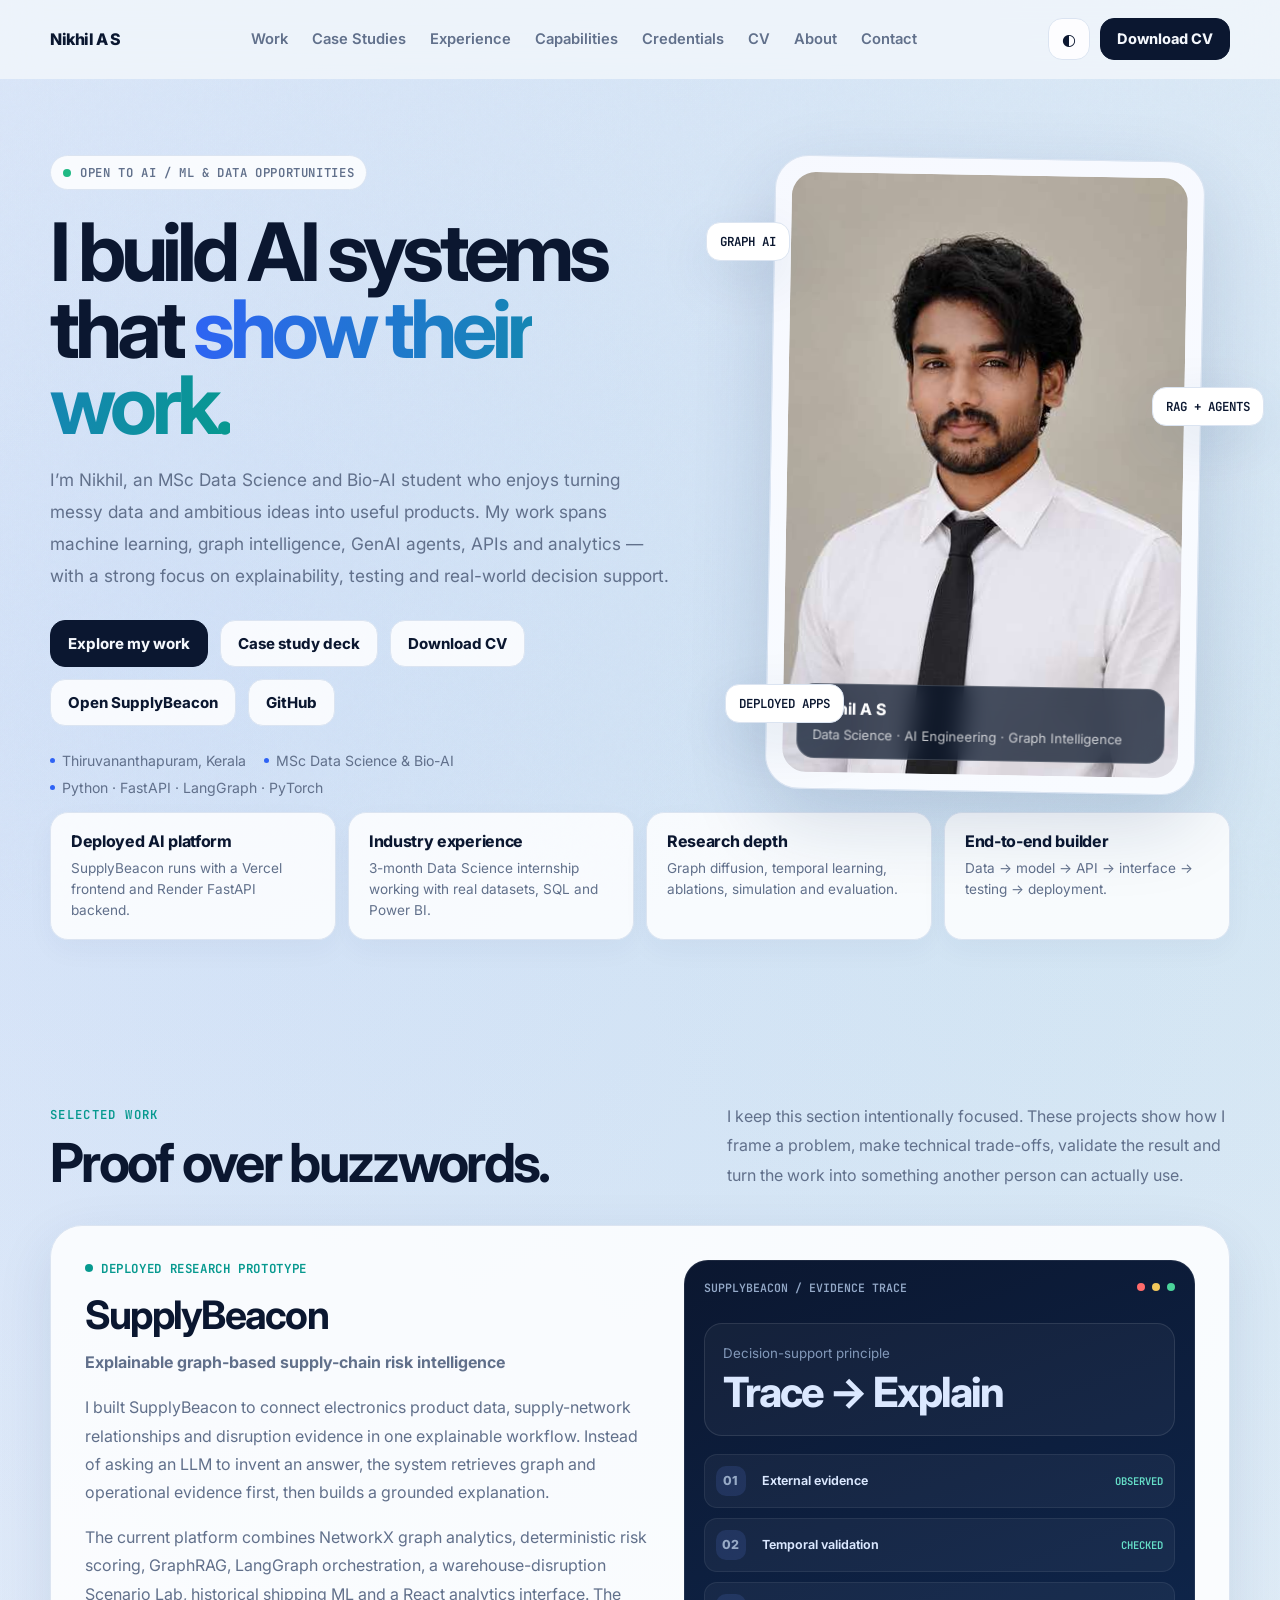
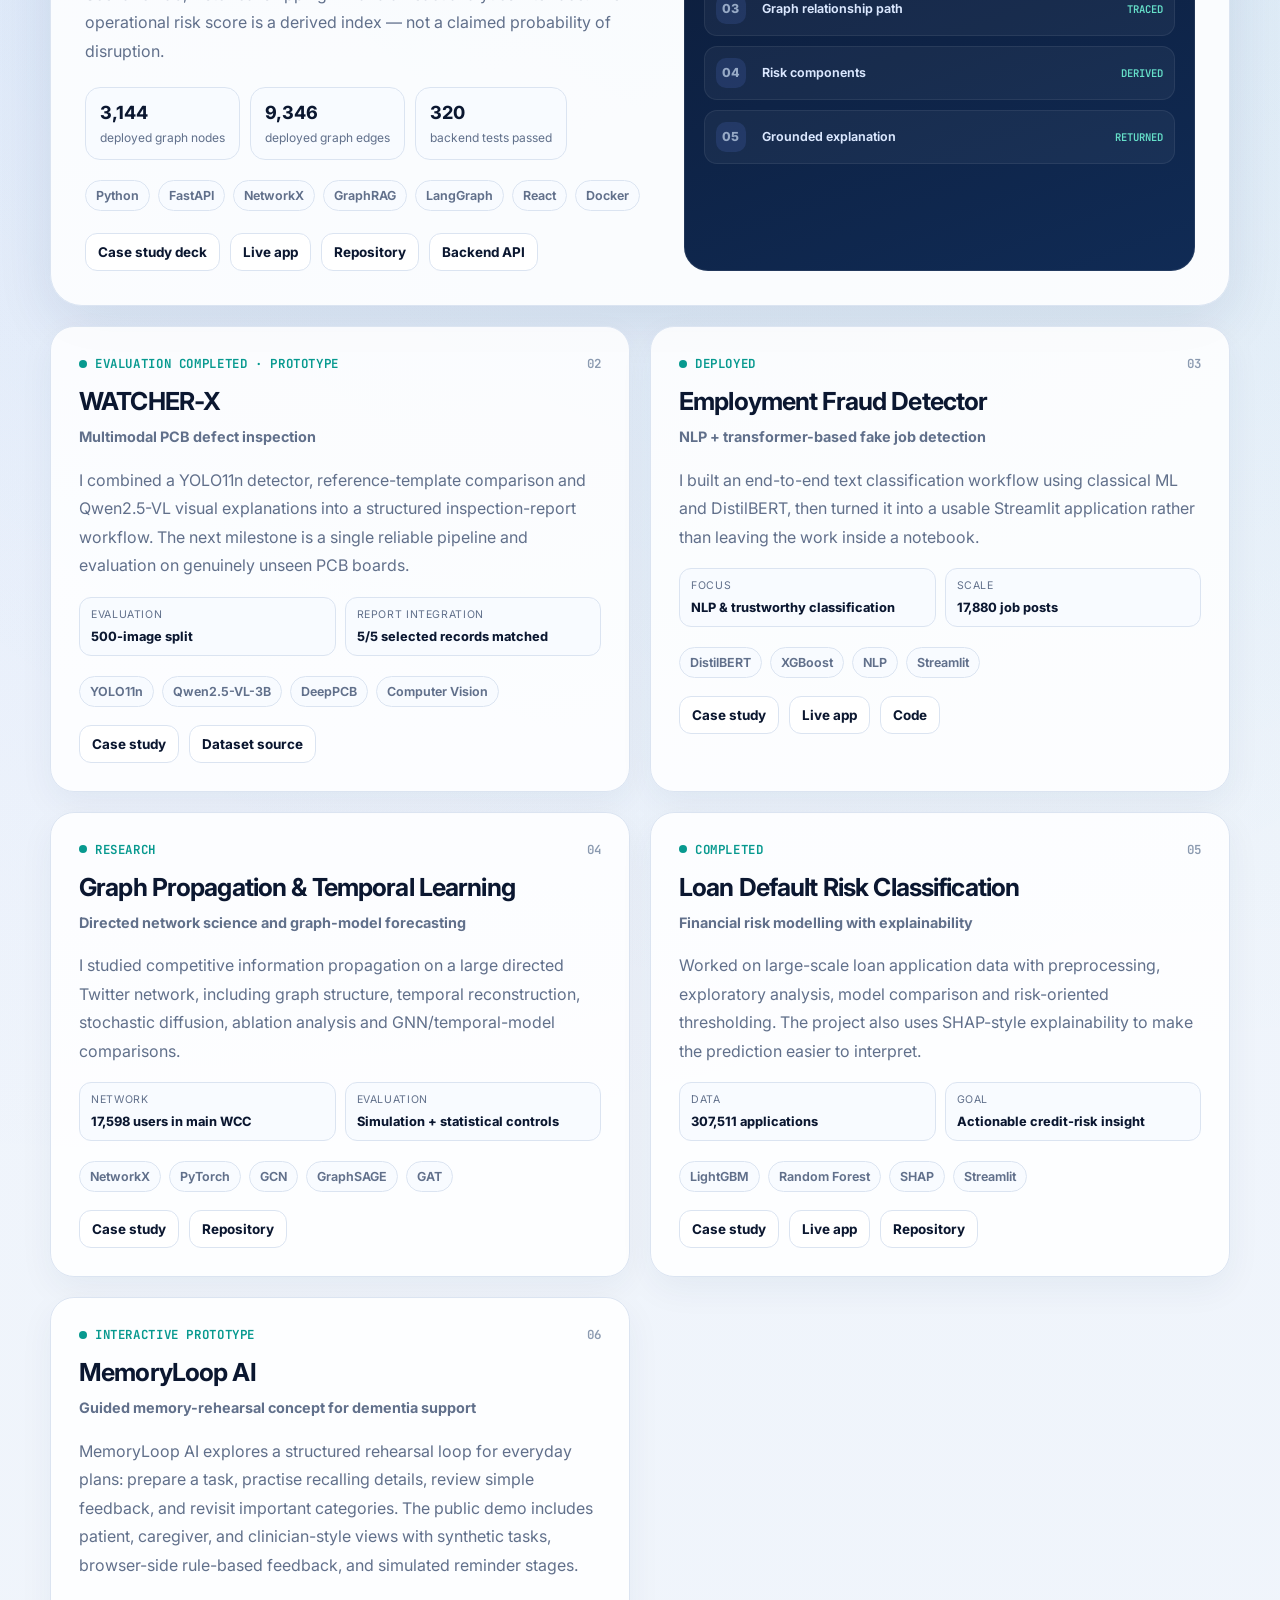
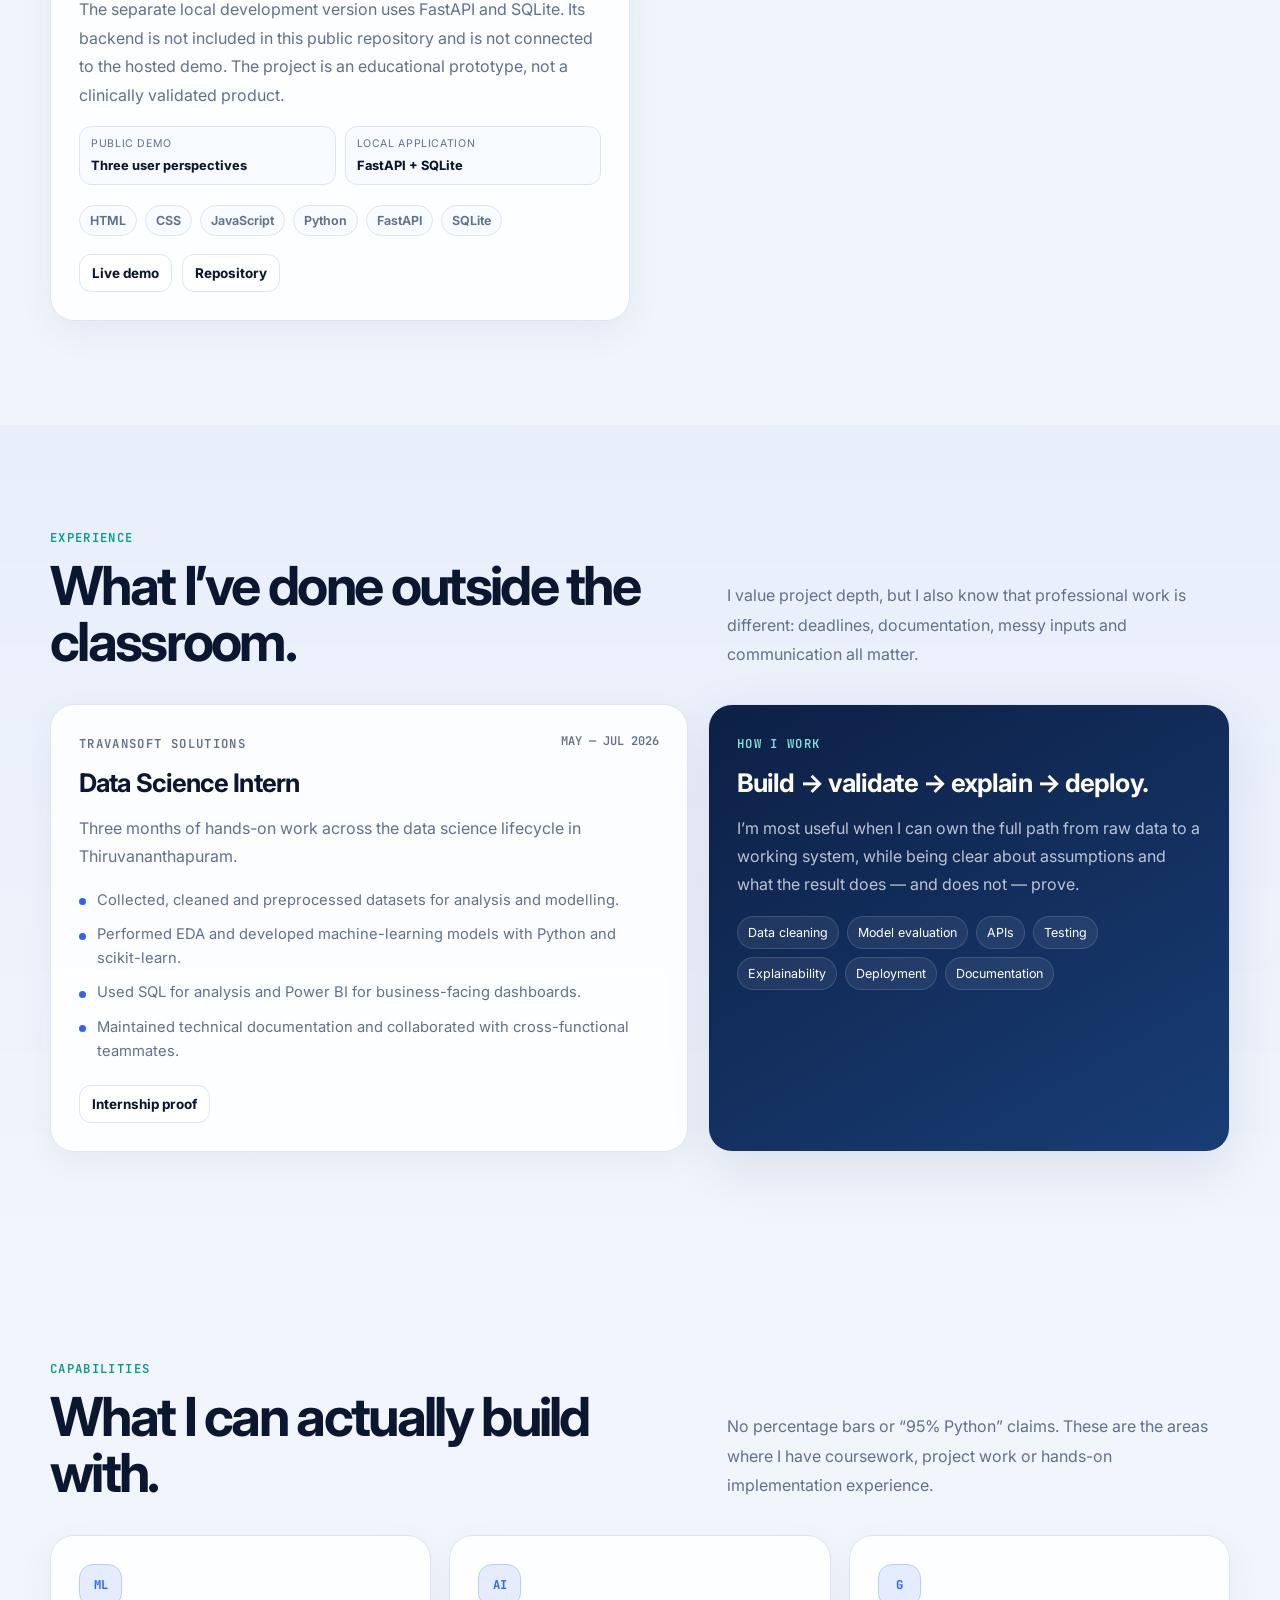
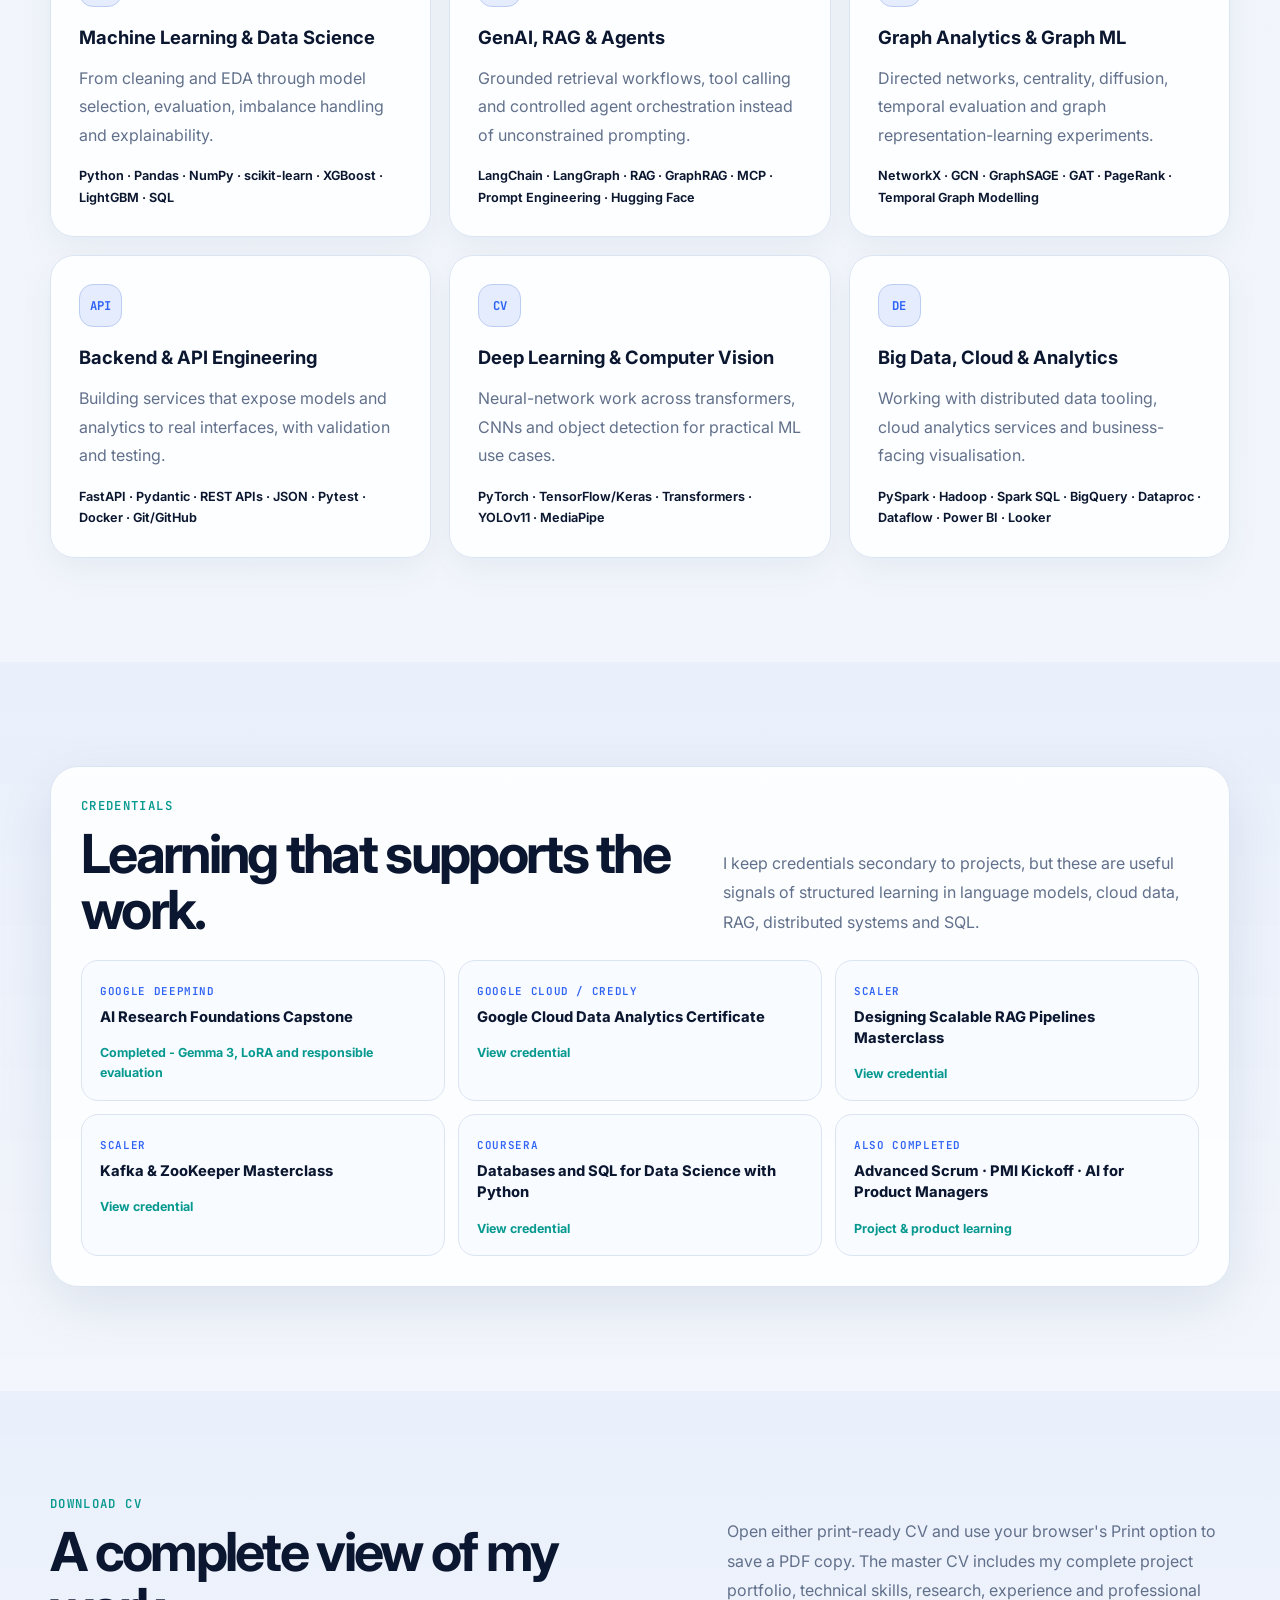
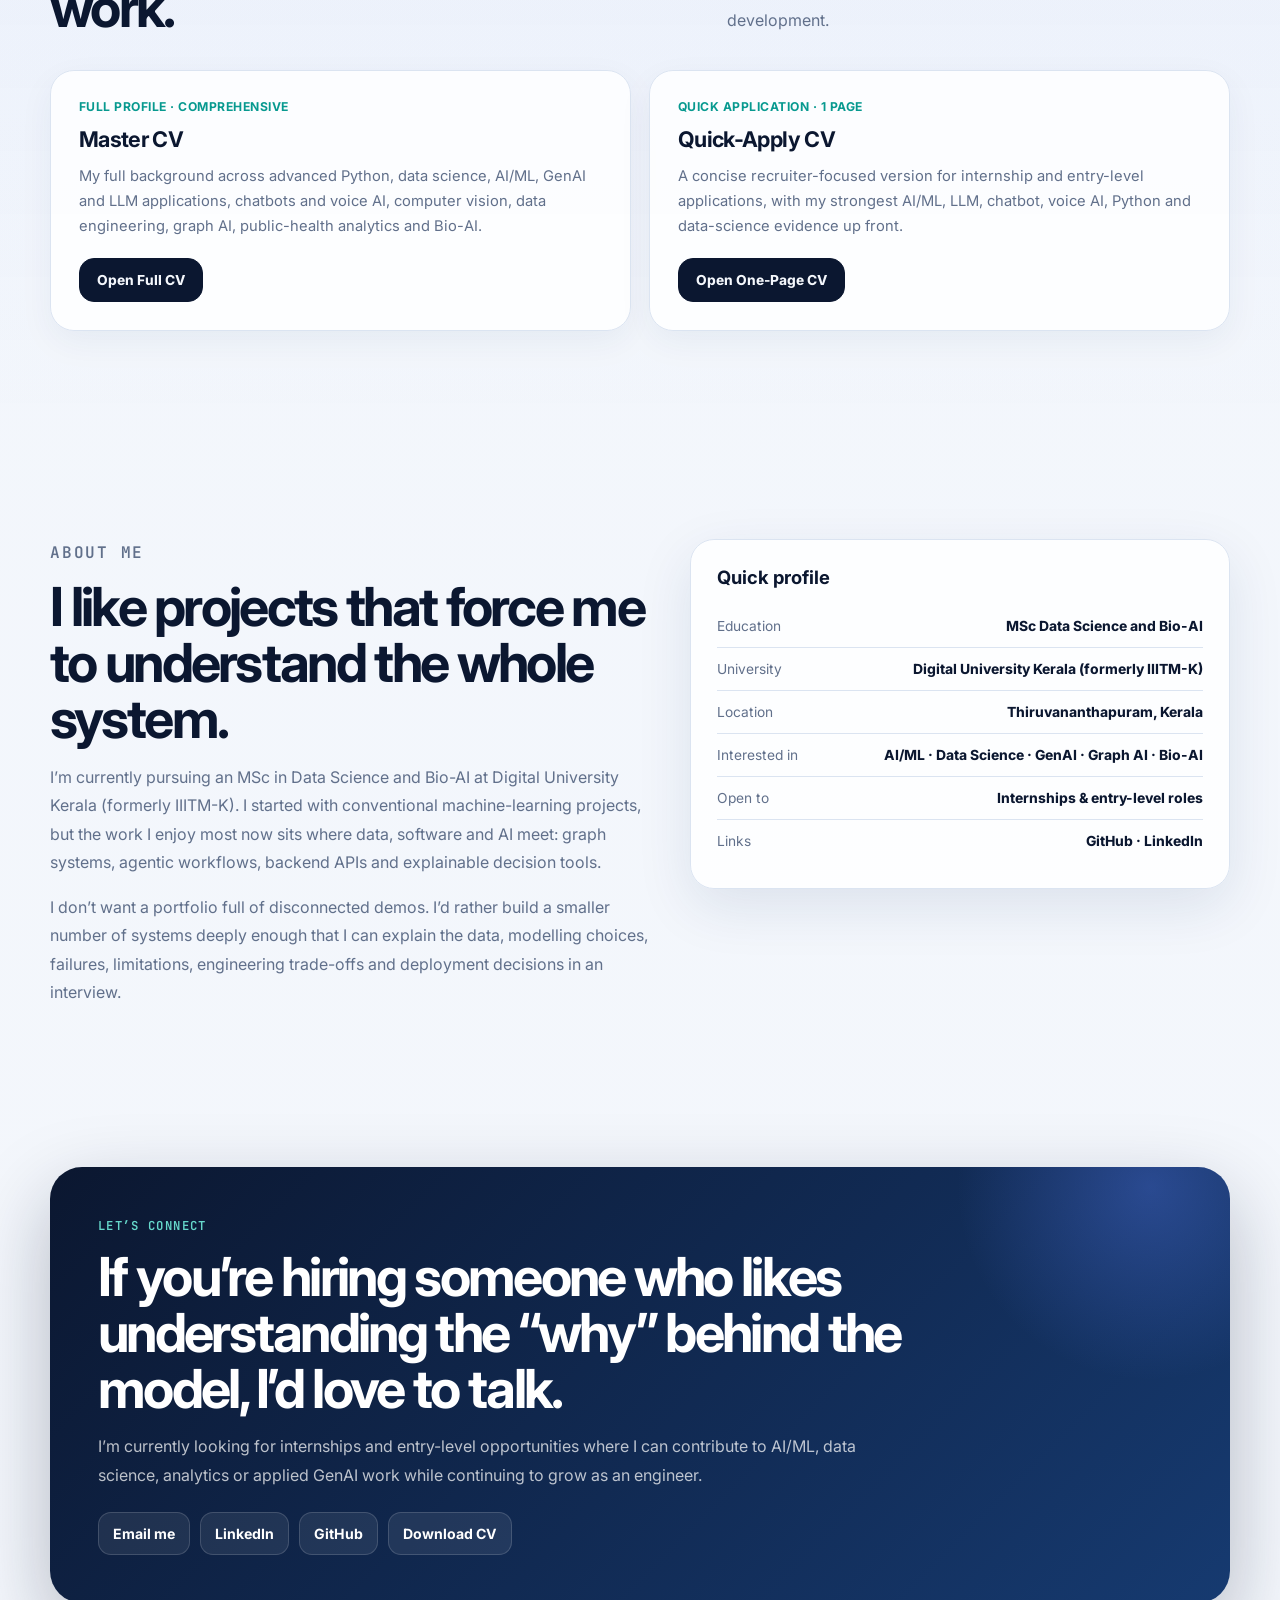
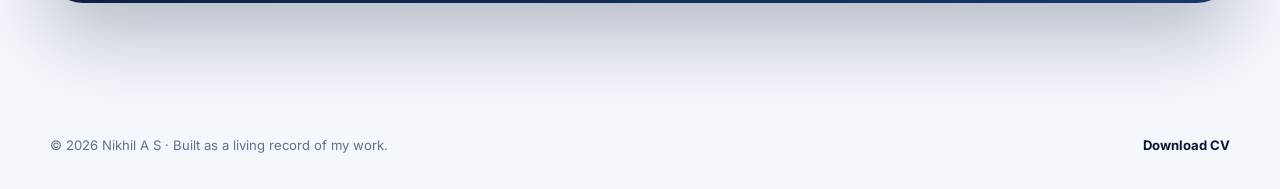
<file: index.html>
<!doctype html>
<html lang="en" data-theme="light">
<head>
  <meta charset="utf-8">
  <meta name="viewport" content="width=device-width, initial-scale=1">
  <meta name="theme-color" content="#f5f8ff">
  <meta name="description" content="Nikhil A S — MSc Data Science student building applied AI, graph intelligence, GenAI, machine learning and data products.">
  <meta property="og:type" content="website">
  <meta property="og:title" content="Nikhil A S — AI, Data Science & Graph Intelligence">
  <meta property="og:description" content="Selected deployed projects, research work, technical capabilities and experience from Nikhil A S.">
  <title>Nikhil A S | AI, Data Science & Graph Intelligence</title>
  <link rel="icon" type="image/svg+xml" href="data:image/svg+xml,%3Csvg%20xmlns%3D%22http%3A%2F%2Fwww.w3.org/2000/svg%22%20viewBox%3D%220%200%2096%2096%22%3E%3Crect%20width%3D%2296%22%20height%3D%2296%22%20rx%3D%2220%22%20fill%3D%22%230b1730%22/%3E%3Ccircle%20cx%3D%2230%22%20cy%3D%2248%22%20r%3D%228%22%20fill%3D%22%234f7cff%22/%3E%3Ccircle%20cx%3D%2264%22%20cy%3D%2230%22%20r%3D%228%22%20fill%3D%22%23fff%22/%3E%3Ccircle%20cx%3D%2264%22%20cy%3D%2266%22%20r%3D%228%22%20fill%3D%22%2313b8a6%22/%3E%3Cpath%20d%3D%22M37%2044%2057%2033M37%2052%2057%2063%22%20stroke%3D%22%23c7d7ff%22%20stroke-width%3D%224%22%20stroke-linecap%3D%22round%22/%3E%3C/svg%3E">
  <link rel="preconnect" href="https://fonts.googleapis.com">
  <link rel="preconnect" href="https://fonts.gstatic.com" crossorigin>
  <link href="https://fonts.googleapis.com/css2?family=Inter:wght@400;500;600;700;800&family=JetBrains+Mono:wght@500;600&display=swap" rel="stylesheet">
  <style>
    :root{
      --bg:#f4f7fc;
      --bg2:#edf3fb;
      --panel:rgba(255,255,255,.84);
      --panel-solid:#ffffff;
      --panel-soft:#f8fbff;
      --text:#0b1730;
      --muted:#61708b;
      --line:#dbe4f1;
      --line-strong:#cad7e9;
      --blue:#2f63f5;
      --blue2:#6b8cff;
      --teal:#07998f;
      --teal-soft:#dcf7f3;
      --navy:#0d2045;
      --shadow:0 18px 55px rgba(24,49,94,.10);
      --shadow-strong:0 28px 80px rgba(19,45,91,.16);
      --radius:26px;
      --radius-sm:18px;
      --container:1180px;
      --mx:50%;
      --my:50%;
    }
    html[data-theme="dark"]{
      --bg:#07111f;
      --bg2:#0b1628;
      --panel:rgba(15,27,47,.84);
      --panel-solid:#0f1b2e;
      --panel-soft:#101f36;
      --text:#eef5ff;
      --muted:#9fb0c8;
      --line:#253852;
      --line-strong:#334b69;
      --blue:#6d91ff;
      --blue2:#9eb3ff;
      --teal:#4ed5c7;
      --teal-soft:#133934;
      --navy:#f2f7ff;
      --shadow:0 18px 55px rgba(0,0,0,.28);
      --shadow-strong:0 28px 80px rgba(0,0,0,.38);
    }
    *{box-sizing:border-box}
    html{scroll-behavior:smooth}
    body{
      margin:0;
      font-family:"Inter",system-ui,-apple-system,BlinkMacSystemFont,"Segoe UI",sans-serif;
      color:var(--text);
      background:
        radial-gradient(circle at 12% 8%,rgba(47,99,245,.11),transparent 28%),
        radial-gradient(circle at 88% 10%,rgba(7,153,143,.08),transparent 25%),
        linear-gradient(180deg,var(--bg2),var(--bg));
      transition:background .25s ease,color .25s ease;
      overflow-x:hidden;
    }
    a{color:inherit;text-decoration:none}
    button{font:inherit}
    img{max-width:100%;display:block}
    strong{font-weight:750}
    ::selection{background:rgba(47,99,245,.18)}
    .container{width:min(var(--container),calc(100% - 44px));margin:0 auto}
    .progress{position:fixed;inset:0 auto auto 0;height:3px;width:0;background:linear-gradient(90deg,var(--blue),var(--teal));z-index:2000}
    .noise{position:fixed;inset:0;pointer-events:none;opacity:.035;z-index:-1;background-image:url("data:image/svg+xml,%3Csvg viewBox='0 0 180 180' xmlns='http://www.w3.org/2000/svg'%3E%3Cfilter id='n'%3E%3CfeTurbulence type='fractalNoise' baseFrequency='.9' numOctaves='3' stitchTiles='stitch'/%3E%3C/filter%3E%3Crect width='100%25' height='100%25' filter='url(%23n)' opacity='.55'/%3E%3C/svg%3E")}
    .site-header{
      position:sticky;top:0;z-index:1200;
      backdrop-filter:blur(18px);
      background:color-mix(in srgb,var(--bg) 76%,transparent);
      border-bottom:1px solid transparent;
      transition:.25s ease;
    }
    .site-header.scrolled{border-color:var(--line);box-shadow:0 10px 36px rgba(22,42,77,.06)}
    .nav{height:78px;display:flex;align-items:center;justify-content:space-between;gap:24px}
    .brand{display:flex;align-items:center;gap:11px;font-weight:800;letter-spacing:-.03em}
    
    .nav-links{display:flex;align-items:center;gap:24px}
    .nav-links a{color:var(--muted);font-size:.92rem;font-weight:600;transition:.2s ease}
    .nav-links a:hover{color:var(--text)}
    .nav-actions{display:flex;align-items:center;gap:10px}
    .icon-btn,.menu-btn{width:42px;height:42px;border:1px solid var(--line);background:var(--panel);color:var(--text);border-radius:14px;cursor:pointer;display:grid;place-items:center;transition:.2s ease}
    .icon-btn:hover,.menu-btn:hover{transform:translateY(-2px);border-color:var(--line-strong);box-shadow:var(--shadow)}
    .resume-btn{padding:11px 16px;border-radius:14px;background:var(--text);color:var(--bg);font-weight:750;font-size:.91rem;border:1px solid var(--text);transition:.2s ease}
    .resume-btn:hover{transform:translateY(-2px);box-shadow:var(--shadow)}
    .menu-btn{display:none}
    .cv-download-grid{display:grid;grid-template-columns:repeat(2,minmax(0,1fr));gap:18px;margin-top:26px}
    .cv-download-card{padding:28px;border:1px solid var(--line);border-radius:24px;background:var(--panel);box-shadow:0 12px 35px rgba(25,49,92,.055);display:flex;flex-direction:column;gap:12px}
    .cv-download-card h3{margin:0;font-size:1.35rem;letter-spacing:-.03em}
    .cv-download-card p{margin:0;color:var(--muted);line-height:1.7;font-size:.92rem}
    .cv-download-meta{font-size:.76rem;color:var(--teal);font-weight:700;letter-spacing:.04em;text-transform:uppercase}
    .cv-download-actions{display:flex;gap:9px;flex-wrap:wrap;margin-top:auto;padding-top:7px}
    .cv-download-actions .btn{font-size:.86rem}
    .hero{position:relative;padding:76px 0 58px;min-height:calc(100vh - 78px);display:grid;align-items:center}
    .hero-grid{display:grid;grid-template-columns:1.12fr .88fr;gap:66px;align-items:center}
    .eyebrow{display:inline-flex;align-items:center;gap:9px;padding:8px 12px;border:1px solid var(--line);border-radius:999px;background:var(--panel);font:600 .77rem "JetBrains Mono";letter-spacing:.05em;color:var(--muted);text-transform:uppercase}
    .pulse{width:8px;height:8px;border-radius:50%;background:#20b984;box-shadow:0 0 0 0 rgba(32,185,132,.45);animation:pulse 2.2s infinite}
    @keyframes pulse{70%{box-shadow:0 0 0 9px rgba(32,185,132,0)}100%{box-shadow:0 0 0 0 rgba(32,185,132,0)}}
    .hero h1{margin:24px 0 20px;font-size:clamp(3.1rem,6.3vw,6.2rem);line-height:.95;letter-spacing:-.064em;max-width:900px}
    .hero h1 .accent{background:linear-gradient(100deg,var(--blue),var(--teal));-webkit-background-clip:text;background-clip:text;color:transparent}
    .hero-lede{max-width:760px;font-size:1.08rem;line-height:1.85;color:var(--muted);margin:0}
    .hero-actions{display:flex;flex-wrap:wrap;gap:12px;margin-top:28px}
    .btn{display:inline-flex;align-items:center;gap:10px;padding:13px 17px;border-radius:15px;font-weight:750;font-size:.94rem;border:1px solid var(--line);transition:.2s ease}
    .btn-primary{background:var(--text);color:var(--bg);border-color:var(--text)}
    .btn-secondary{background:var(--panel)}
    .btn:hover{transform:translateY(-3px);box-shadow:var(--shadow)}
.hero-meta{display:flex;flex-wrap:wrap;gap:10px 18px;margin-top:26px;color:var(--muted);font-size:.88rem}
    .hero-meta span{display:flex;align-items:center;gap:7px}
    .hero-meta span:before{content:"";width:5px;height:5px;border-radius:50%;background:var(--blue)}
    .hero-visual{position:relative;min-height:600px;display:grid;place-items:center}
    .network-orbit{position:absolute;inset:3% -4% 3% 0;z-index:0;opacity:.92}
    .network-orbit svg{width:100%;height:100%;overflow:visible}
    .network-line{stroke:color-mix(in srgb,var(--blue) 35%,transparent);stroke-width:1.3;stroke-dasharray:5 10;animation:dash 17s linear infinite}
    .network-node{fill:var(--panel-solid);stroke:var(--blue);stroke-width:2;filter:drop-shadow(0 8px 10px rgba(47,99,245,.16))}
    .network-node.alt{stroke:var(--teal)}
    .network-core{fill:var(--blue)}
    @keyframes dash{to{stroke-dashoffset:-160}}
    .profile-card{
      position:relative;z-index:2;width:min(430px,92%);padding:16px;border-radius:34px;
      background:linear-gradient(160deg,color-mix(in srgb,var(--panel-solid) 96%,var(--blue) 4%),var(--panel-soft));
      border:1px solid var(--line);box-shadow:var(--shadow-strong);transform:rotate(1deg);
      transition:transform .35s ease,box-shadow .35s ease;
    }
    .profile-card:hover{transform:rotate(0deg) translateY(-6px)}
    .portrait-wrap{position:relative;overflow:hidden;border-radius:24px;background:var(--panel-soft)}
    .portrait-wrap img{width:100%;aspect-ratio:4/4.7;object-fit:cover;object-position:center 20%;transition:transform .6s cubic-bezier(.2,.8,.2,1)}
    .profile-card:hover img{transform:scale(1.025)}
    .profile-glass{position:absolute;left:14px;right:14px;bottom:14px;padding:14px 15px;background:rgba(8,20,41,.72);color:#fff;border:1px solid rgba(255,255,255,.16);border-radius:18px;backdrop-filter:blur(12px)}
    .profile-glass strong{display:block;font-size:1rem;margin-bottom:5px}
    .profile-glass span{font-size:.82rem;color:rgba(255,255,255,.75)}
    .floating-chip{position:absolute;z-index:4;padding:10px 13px;border-radius:14px;background:var(--panel-solid);border:1px solid var(--line);box-shadow:var(--shadow);font:600 .78rem "JetBrains Mono";color:var(--text)}
    .chip-one{top:10%;left:-7%;animation:float 5.6s ease-in-out infinite}
    .chip-two{right:-7%;top:36%;animation:float 6.4s ease-in-out infinite reverse}
    .chip-three{left:-3%;bottom:11%;animation:float 6s ease-in-out infinite .4s}
    @keyframes float{50%{transform:translateY(-10px)}}
    .proof-strip{padding:16px 0 0}
    .proof-grid{display:grid;grid-template-columns:repeat(4,1fr);gap:12px}
    .proof-item{padding:18px 20px;border-radius:18px;border:1px solid var(--line);background:var(--panel);box-shadow:0 10px 28px rgba(24,49,94,.04)}
    .proof-item strong{display:block;font-size:1rem;letter-spacing:-.02em;margin-bottom:6px}
    .proof-item span{color:var(--muted);font-size:.85rem;line-height:1.5}
    .section{padding:104px 0}
    .section-soft{background:linear-gradient(180deg,color-mix(in srgb,var(--blue) 4%,transparent),transparent)}
    .section-head{display:grid;grid-template-columns:1fr .8fr;gap:48px;align-items:end;margin-bottom:34px}
    .kicker{margin:0 0 12px;font:600 .77rem "JetBrains Mono";letter-spacing:.11em;text-transform:uppercase;color:var(--teal)}
    .section-head h2,.about-copy h2,.contact-box h2{margin:0;font-size:clamp(2.15rem,4.2vw,4rem);letter-spacing:-.05em;line-height:1.04}
    .section-copy{margin:0;color:var(--muted);line-height:1.85}
    .feature-card{
      position:relative;overflow:hidden;display:grid;grid-template-columns:1.05fr .95fr;gap:34px;
      padding:34px;border-radius:32px;border:1px solid var(--line);background:var(--panel);box-shadow:var(--shadow);
      isolation:isolate;
    }
    .feature-card:before,.interactive:before{
      content:"";position:absolute;inset:0;pointer-events:none;opacity:0;transition:opacity .25s ease;
      background:radial-gradient(360px circle at var(--mx) var(--my),rgba(73,116,255,.12),transparent 55%);
      z-index:-1;
    }
    .feature-card:hover:before,.interactive:hover:before{opacity:1}
    .project-status{display:flex;align-items:center;gap:8px;color:var(--teal);font:650 .78rem "JetBrains Mono";text-transform:uppercase;letter-spacing:.05em}
    .project-status:before{content:"";width:8px;height:8px;border-radius:50%;background:currentColor}
    .feature-card h3{font-size:2.45rem;letter-spacing:-.045em;margin:14px 0 10px}
    .project-sub{margin:0 0 17px;color:var(--blue);font-weight:700}
    .feature-card p,.project-card p,.cap-card p,.experience-card p,.about-copy p{color:var(--muted);line-height:1.78}
    .tags{display:flex;flex-wrap:wrap;gap:8px;margin-top:20px}
    .tags span{padding:7px 10px;border-radius:999px;background:var(--panel-soft);border:1px solid var(--line);font-size:.78rem;color:var(--muted);font-weight:650}
    .metrics{display:flex;flex-wrap:wrap;gap:10px;margin-top:22px}
    .metric{min-width:128px;padding:13px 14px;border:1px solid var(--line);border-radius:15px;background:var(--panel-soft)}
    .metric strong{display:block;font-size:1.13rem;margin-bottom:3px}
    .metric span{font-size:.75rem;color:var(--muted)}
    .project-actions{display:flex;flex-wrap:wrap;gap:10px;margin-top:22px}
    .mini-link{display:inline-flex;align-items:center;gap:8px;padding:10px 12px;border-radius:12px;border:1px solid var(--line);background:var(--panel-solid);font-size:.84rem;font-weight:720;transition:.2s ease}
    .mini-link:hover{transform:translateY(-2px);border-color:var(--line-strong);box-shadow:var(--shadow)}
    .system-preview{height:100%;min-height:420px;border-radius:24px;padding:20px;background:linear-gradient(160deg,#0b1730,#102b55);color:#dbe8ff;box-shadow:inset 0 0 0 1px rgba(255,255,255,.08)}
    .preview-top{display:flex;justify-content:space-between;align-items:center;font:600 .72rem "JetBrains Mono";color:#94a9c8}
    .lights{display:flex;gap:7px}.lights i{width:8px;height:8px;border-radius:50%;background:#47617e}.lights i:nth-child(1){background:#ff6b6b}.lights i:nth-child(2){background:#f1c75b}.lights i:nth-child(3){background:#4bd49b}
    .preview-score{margin:28px 0 14px;padding:18px;border:1px solid rgba(255,255,255,.1);border-radius:18px;background:rgba(255,255,255,.04)}
    .preview-score small{color:#8298b9}.preview-score strong{display:block;font-size:2.6rem;margin-top:5px;letter-spacing:-.05em}
    .trace{display:grid;gap:10px;margin-top:18px}
    .trace-row{display:grid;grid-template-columns:36px 1fr auto;gap:10px;align-items:center;padding:11px;border-radius:13px;background:rgba(255,255,255,.045);border:1px solid rgba(255,255,255,.07);font-size:.78rem}
    .trace-icon{width:30px;height:30px;border-radius:10px;display:grid;place-items:center;background:rgba(107,140,255,.14);color:#a9bcff;font-weight:800}
    .trace-row span{color:#97aac6}.trace-row b{font-weight:650}
    .trace-state{font:600 .66rem "JetBrains Mono";color:#66e0c9 !important}
    .project-grid{display:grid;grid-template-columns:repeat(2,minmax(0,1fr));gap:20px;margin-top:20px}
    .project-card,.cap-card,.experience-card{
      position:relative;overflow:hidden;padding:28px;border:1px solid var(--line);border-radius:24px;background:var(--panel);box-shadow:0 12px 35px rgba(25,49,92,.055);
      transition:transform .28s ease,border-color .28s ease,box-shadow .28s ease;
      isolation:isolate;
    }
    .project-card:hover,.cap-card:hover,.experience-card:hover{transform:translateY(-6px);border-color:var(--line-strong);box-shadow:var(--shadow)}
    .project-top{display:flex;justify-content:space-between;gap:16px;align-items:flex-start}
    .project-index{font:600 .78rem "JetBrains Mono";color:#8b9ab0}
    .project-card h3{font-size:1.55rem;letter-spacing:-.035em;margin:14px 0 8px}
    .project-card .project-sub{font-size:.9rem;margin-bottom:12px}
    .project-card .project-actions{margin-top:18px}
    .case-note{display:grid;grid-template-columns:repeat(2,1fr);gap:9px;margin-top:17px}
    .case-note div{padding:10px 11px;border-radius:12px;background:var(--panel-soft);border:1px solid var(--line)}
    .case-note small{display:block;color:var(--muted);font-size:.66rem;text-transform:uppercase;letter-spacing:.06em;margin-bottom:4px}
    .case-note strong{font-size:.8rem}
    .experience-grid{display:grid;grid-template-columns:1.1fr .9fr;gap:20px}
    .experience-title{display:flex;align-items:flex-start;justify-content:space-between;gap:20px}
    .experience-title h3{margin:0;font-size:1.6rem;letter-spacing:-.035em}
    .experience-title span{font:600 .75rem "JetBrains Mono";color:var(--muted);white-space:nowrap}
    .experience-card ul{margin:18px 0 0;padding:0;list-style:none;display:grid;gap:11px}
    .experience-card li{position:relative;padding-left:18px;color:var(--muted);line-height:1.6;font-size:.92rem}
    .experience-card li:before{content:"";position:absolute;left:0;top:.62em;width:7px;height:7px;border-radius:50%;background:var(--blue)}
    .evidence-card{padding:28px;border:1px solid var(--line);border-radius:24px;background:linear-gradient(150deg,var(--navy),#183d75);color:#fff;box-shadow:var(--shadow)}
    html[data-theme="dark"] .evidence-card{background:linear-gradient(150deg,#102445,#16345f)}
    .evidence-card .kicker{color:#7fe2d8}.evidence-card h3{margin:0 0 14px;font-size:1.6rem;letter-spacing:-.035em}
    .evidence-card p{color:rgba(255,255,255,.72);line-height:1.75}
    .evidence-list{display:flex;flex-wrap:wrap;gap:8px;margin-top:18px}
    .evidence-list span{padding:8px 10px;border:1px solid rgba(255,255,255,.13);background:rgba(255,255,255,.07);border-radius:999px;font-size:.78rem}
    .cap-grid{display:grid;grid-template-columns:repeat(3,1fr);gap:18px}
    .cap-card{min-height:225px}
    .cap-icon{width:43px;height:43px;border-radius:14px;display:grid;place-items:center;background:color-mix(in srgb,var(--blue) 10%,var(--panel-soft));border:1px solid color-mix(in srgb,var(--blue) 18%,var(--line));font:700 .76rem "JetBrains Mono";color:var(--blue)}
    .cap-card h3{margin:19px 0 9px;font-size:1.15rem}
    .cap-stack{margin-top:16px;color:var(--text);font-size:.79rem;font-weight:650;line-height:1.7}
    .credentials-shell{padding:30px;border:1px solid var(--line);border-radius:28px;background:var(--panel);box-shadow:var(--shadow)}
    .credential-grid{display:grid;grid-template-columns:repeat(3,1fr);gap:13px;margin-top:22px}
    .credential{padding:18px;border:1px solid var(--line);border-radius:17px;background:var(--panel-soft);transition:.2s ease}
    .credential:hover{transform:translateY(-3px);border-color:var(--line-strong);box-shadow:0 10px 28px rgba(25,49,92,.07)}
    .credential small{font:600 .68rem "JetBrains Mono";color:var(--blue);text-transform:uppercase;letter-spacing:.06em}
    .credential strong{display:block;margin:8px 0 13px;font-size:.92rem;line-height:1.45}
    .credential span{font-size:.78rem;color:var(--teal);font-weight:700}
    .about-grid{display:grid;grid-template-columns:1fr .9fr;gap:40px;align-items:start}
    .about-copy p{font-size:1rem}
    .about-panel{padding:26px;border:1px solid var(--line);border-radius:24px;background:var(--panel);box-shadow:var(--shadow)}
    .about-panel h3{margin:0 0 17px;font-size:1.15rem}
    .about-list{display:grid;gap:0}
    .about-row{display:flex;justify-content:space-between;gap:24px;padding:13px 0;border-bottom:1px solid var(--line)}
    .about-row:last-child{border-bottom:0}.about-row span{color:var(--muted);font-size:.86rem}.about-row strong{text-align:right;font-size:.87rem}
    .contact-section{padding-top:40px}
    .contact-box{position:relative;overflow:hidden;padding:48px;border-radius:32px;background:linear-gradient(135deg,#0b1730,#163a70);color:#fff;box-shadow:0 30px 80px rgba(11,23,48,.28)}
    .contact-box:after{content:"";position:absolute;width:420px;height:420px;border-radius:50%;right:-130px;top:-190px;background:radial-gradient(circle,rgba(91,130,255,.32),transparent 65%)}
    .contact-box .kicker{color:#66d8cb}.contact-box p{position:relative;z-index:1;color:rgba(255,255,255,.72);max-width:760px;line-height:1.8}
    .contact-box h2{position:relative;z-index:1;max-width:850px}.contact-actions{position:relative;z-index:1;display:flex;flex-wrap:wrap;gap:10px;margin-top:22px}
    .contact-actions a{padding:12px 14px;border:1px solid rgba(255,255,255,.15);border-radius:13px;background:rgba(255,255,255,.08);font-weight:700;font-size:.88rem;transition:.2s ease}
    .contact-actions a:hover{background:rgba(255,255,255,.14);transform:translateY(-2px)}
    .footer{padding:30px 0 36px}
    .footer-wrap{display:flex;justify-content:space-between;align-items:center;gap:16px;color:var(--muted);font-size:.82rem}
    .footer a{font-weight:700;color:var(--text)}
    .reveal{opacity:0;transform:translateY(24px);transition:opacity .65s ease,transform .65s cubic-bezier(.2,.8,.2,1)}
    .reveal.visible{opacity:1;transform:none}
    :focus-visible{outline:3px solid color-mix(in srgb,var(--blue) 45%,transparent);outline-offset:4px;border-radius:8px}
    @media(max-width:1050px){
      .hero-grid,.feature-card,.experience-grid,.about-grid,.section-head{grid-template-columns:1fr}
      .hero{padding-top:50px}.hero-visual{min-height:540px}.section-head{gap:18px}
      .proof-grid{grid-template-columns:repeat(2,1fr)}
      .cap-grid{grid-template-columns:repeat(2,1fr)}
      .credential-grid{grid-template-columns:repeat(2,1fr)}
    }
    @media(max-width:760px){
      .container{width:min(100% - 28px,var(--container))}
      .nav{height:68px}.nav-links{position:absolute;left:14px;right:14px;top:76px;padding:14px;background:var(--panel-solid);border:1px solid var(--line);border-radius:18px;box-shadow:var(--shadow);display:none;flex-direction:column;align-items:stretch;gap:0}
      .nav-links.active{display:flex}.nav-links a{padding:11px 8px}.menu-btn{display:grid}.resume-btn{display:none}.cv-download-grid{grid-template-columns:1fr}
      .hero{min-height:auto;padding:48px 0 34px}.hero h1{font-size:clamp(3rem,15vw,5rem)}
      .hero-grid{gap:36px}.hero-visual{min-height:470px}.profile-card{width:min(370px,88%)}.floating-chip{font-size:.66rem}.chip-one{left:-2%}.chip-two{right:-2%}
      .proof-grid,.project-grid,.cap-grid,.credential-grid{grid-template-columns:1fr}
      .section{padding:78px 0}.feature-card,.project-card,.cap-card,.experience-card,.credentials-shell{padding:22px}
      .feature-card h3{font-size:2rem}.system-preview{min-height:360px}
      .case-note{grid-template-columns:1fr}.contact-box{padding:32px 24px}.footer-wrap{flex-direction:column;align-items:flex-start}
    }
    @media(prefers-reduced-motion:reduce){
      html{scroll-behavior:auto}
      *,*:before,*:after{animation-duration:.001ms !important;animation-iteration-count:1 !important;transition-duration:.001ms !important}
      .reveal{opacity:1;transform:none}
    }
  </style>
</head>
<body>
<div class="noise"></div>
<div class="progress" id="progress"></div>

<header class="site-header" id="site-header">
  <div class="container nav">
    <a class="brand" href="#home" aria-label="Nikhil A S home">
      <span>Nikhil A S</span>
    </a>
    <nav class="nav-links" id="nav-links" aria-label="Primary navigation">
      <a href="#work">Work</a>
      <a href="case-studies.html">Case Studies</a>
      <a href="#experience">Experience</a>
      <a href="#capabilities">Capabilities</a>
      <a href="#credentials">Credentials</a>
      <a href="#cv">CV</a>
      <a href="#about">About</a>
      <a href="#contact">Contact</a>
    </nav>
    <div class="nav-actions">
      <button class="icon-btn" id="theme-toggle" type="button" aria-label="Toggle color theme">◐</button>
      <a class="resume-btn" href="#cv">Download CV</a>
      <button class="menu-btn" id="menu-btn" type="button" aria-label="Open navigation" aria-expanded="false">☰</button>
    </div>
  </div>
</header>

<main>
<section class="hero" id="home">
  <div class="container hero-grid">
    <div class="hero-copy reveal">
      <div class="eyebrow"><span class="pulse"></span> Open to AI / ML & data opportunities</div>
      <h1>I build AI systems that <span class="accent">show their work.</span></h1>
      <p class="hero-lede">
        I’m Nikhil, an MSc Data Science and Bio-AI student who enjoys turning messy data and ambitious ideas into useful products.
        My work spans machine learning, graph intelligence, GenAI agents, APIs and analytics — with a strong focus on
        explainability, testing and real-world decision support.
      </p>
      <div class="hero-actions">
        <a class="btn btn-primary" href="#work">Explore my work </a>
        <a class="btn btn-secondary" href="case-studies.html">Case study deck </a>
        <a class="btn btn-secondary" href="#cv">Download CV</a>
        <a class="btn btn-secondary" href="https://supply-beacon.vercel.app/login" target="_blank" rel="noopener">Open SupplyBeacon </a>
        <a class="btn btn-secondary" href="https://github.com/nikhilasds25-bit" target="_blank" rel="noopener">GitHub </a>
      </div>
      <div class="hero-meta">
        <span>Thiruvananthapuram, Kerala</span>
        <span>MSc Data Science &amp; Bio-AI</span>
        <span>Python · FastAPI · LangGraph · PyTorch</span>
      </div>
    </div>

    <div class="hero-visual reveal" aria-label="Profile and graph-inspired visual">
      <div class="network-orbit" aria-hidden="true">
        <svg viewBox="0 0 560 620">
          <path class="network-line" d="M102 148 L250 86 L421 155 L452 332 L336 500 L150 476 L72 310 Z"/>
          <path class="network-line" d="M102 148 L278 292 L421 155 M72 310 L278 292 L452 332 M150 476 L278 292 L336 500"/>
          <circle class="network-node" cx="102" cy="148" r="11"/><circle class="network-node alt" cx="250" cy="86" r="9"/>
          <circle class="network-node" cx="421" cy="155" r="11"/><circle class="network-node alt" cx="452" cy="332" r="10"/>
          <circle class="network-node" cx="336" cy="500" r="11"/><circle class="network-node alt" cx="150" cy="476" r="9"/>
          <circle class="network-node" cx="72" cy="310" r="10"/><circle class="network-core" cx="278" cy="292" r="15"/>
        </svg>
      </div>
      <span class="floating-chip chip-one">GRAPH AI</span>
      <span class="floating-chip chip-two">RAG + AGENTS</span>
      <span class="floating-chip chip-three">DEPLOYED APPS</span>
      <div class="profile-card" data-tilt>
        <div class="portrait-wrap">
          <img src="assets/nikhil-portrait.jpg" alt="Portrait of Nikhil A S" width="480" height="600" fetchpriority="high">
          <div class="profile-glass">
            <strong>Nikhil A S</strong>
            <span>Data Science · AI Engineering · Graph Intelligence</span>
          </div>
        </div>
      </div>
    </div>
  </div>

  <div class="container proof-strip reveal">
    <div class="proof-grid">
      <div class="proof-item"><strong>Deployed AI platform</strong><span>SupplyBeacon runs with a Vercel frontend and Render FastAPI backend.</span></div>
      <div class="proof-item"><strong>Industry experience</strong><span>3-month Data Science internship working with real datasets, SQL and Power BI.</span></div>
      <div class="proof-item"><strong>Research depth</strong><span>Graph diffusion, temporal learning, ablations, simulation and evaluation.</span></div>
      <div class="proof-item"><strong>End-to-end builder</strong><span>Data → model → API → interface → testing → deployment.</span></div>
    </div>
  </div>
</section>

<section class="section" id="work">
  <div class="container">
    <div class="section-head reveal">
      <div>
        <p class="kicker">Selected work</p>
        <h2>Proof over buzzwords.</h2>
      </div>
      <p class="section-copy">
        I keep this section intentionally focused. These projects show how I frame a problem, make technical trade-offs,
        validate the result and turn the work into something another person can actually use.
      </p>
    </div>

    <article class="feature-card interactive reveal" data-spotlight>
      <div>
        <div class="project-status">Deployed research prototype</div>
        <h3>SupplyBeacon</h3>
        <p class="project-sub">Explainable graph-based supply-chain risk intelligence</p>
        <p>
          I built SupplyBeacon to connect electronics product data, supply-network relationships and disruption evidence in one explainable workflow.
          Instead of asking an LLM to invent an answer, the system retrieves graph and operational evidence first, then builds a grounded explanation.
        </p>
        <p>
          The current platform combines NetworkX graph analytics, deterministic risk scoring, GraphRAG, LangGraph orchestration,
          a warehouse-disruption Scenario Lab, historical shipping ML and a React analytics interface.
          The operational risk score is a derived index — not a claimed probability of disruption.
        </p>
        <div class="metrics">
          <div class="metric"><strong>3,144</strong><span>deployed graph nodes</span></div>
          <div class="metric"><strong>9,346</strong><span>deployed graph edges</span></div>
          <div class="metric"><strong>320</strong><span>backend tests passed</span></div>
        </div>
        <div class="tags">
          <span>Python</span><span>FastAPI</span><span>NetworkX</span><span>GraphRAG</span><span>LangGraph</span><span>React</span><span>Docker</span>
        </div>
        <div class="project-actions">
          <a class="mini-link" href="case-studies.html#supplybeacon">Case study deck </a>
          <a class="mini-link" href="https://supply-beacon.vercel.app/login" target="_blank" rel="noopener">Live app </a>
          <a class="mini-link" href="https://github.com/nikhilasds25-bit/SupplyBeacon" target="_blank" rel="noopener">Repository </a>
          <a class="mini-link" href="https://supplybeacon-api.onrender.com" target="_blank" rel="noopener">Backend API </a>
        </div>
      </div>

      <div class="system-preview" aria-label="Illustrative SupplyBeacon evidence workflow">
        <div class="preview-top"><span>SUPPLYBEACON / EVIDENCE TRACE</span><span class="lights"><i></i><i></i><i></i></span></div>
        <div class="preview-score">
          <small>Decision-support principle</small>
          <strong>Trace → Explain</strong>
        </div>
        <div class="trace">
          <div class="trace-row"><span class="trace-icon">01</span><b>External evidence</b><span class="trace-state">OBSERVED</span></div>
          <div class="trace-row"><span class="trace-icon">02</span><b>Temporal validation</b><span class="trace-state">CHECKED</span></div>
          <div class="trace-row"><span class="trace-icon">03</span><b>Graph relationship path</b><span class="trace-state">TRACED</span></div>
          <div class="trace-row"><span class="trace-icon">04</span><b>Risk components</b><span class="trace-state">DERIVED</span></div>
          <div class="trace-row"><span class="trace-icon">05</span><b>Grounded explanation</b><span class="trace-state">RETURNED</span></div>
        </div>
      </div>
    </article>

    <div class="project-grid">
      <article class="project-card interactive reveal" data-spotlight>
        <div class="project-top"><div class="project-status">Evaluation completed · prototype</div><span class="project-index">02</span></div>
        <h3>WATCHER-X</h3>
        <p class="project-sub">Multimodal PCB defect inspection</p>
        <p>I combined a YOLO11n detector, reference-template comparison and Qwen2.5-VL visual explanations into a structured inspection-report workflow. The next milestone is a single reliable pipeline and evaluation on genuinely unseen PCB boards.</p>
        <div class="case-note"><div><small>Evaluation</small><strong>500-image split</strong></div><div><small>Report integration</small><strong>5/5 selected records matched</strong></div></div>
        <div class="tags"><span>YOLO11n</span><span>Qwen2.5-VL-3B</span><span>DeepPCB</span><span>Computer Vision</span></div>
        <div class="project-actions">
          <a class="mini-link" href="case-studies.html#watcherx">Case study </a>
          <a class="mini-link" href="https://github.com/tangsanli5201/DeepPCB" target="_blank" rel="noopener">Dataset source </a>
        </div>
      </article>

      <article class="project-card interactive reveal" data-spotlight>
        <div class="project-top"><div class="project-status">Deployed</div><span class="project-index">03</span></div>
        <h3>Employment Fraud Detector</h3>
        <p class="project-sub">NLP + transformer-based fake job detection</p>
        <p>I built an end-to-end text classification workflow using classical ML and DistilBERT, then turned it into a usable Streamlit application rather than leaving the work inside a notebook.</p>
        <div class="case-note"><div><small>Focus</small><strong>NLP & trustworthy classification</strong></div><div><small>Scale</small><strong>17,880 job posts</strong></div></div>
        <div class="tags"><span>DistilBERT</span><span>XGBoost</span><span>NLP</span><span>Streamlit</span></div>
        <div class="project-actions">
          <a class="mini-link" href="case-studies.html#employment-fraud">Case study </a>
          <a class="mini-link" href="https://employment-fraud-detector-danbudd3v8zz94vx8xkdv9.streamlit.app/" target="_blank" rel="noopener">Live app </a>
          <a class="mini-link" href="https://github.com/nikhilasds25-bit/employment-fraud-detector" target="_blank" rel="noopener">Code </a>
        </div>
      </article>

      <article class="project-card interactive reveal" data-spotlight>
        <div class="project-top"><div class="project-status">Research</div><span class="project-index">04</span></div>
        <h3>Graph Propagation & Temporal Learning</h3>
        <p class="project-sub">Directed network science and graph-model forecasting</p>
        <p>I studied competitive information propagation on a large directed Twitter network, including graph structure, temporal reconstruction, stochastic diffusion, ablation analysis and GNN/temporal-model comparisons.</p>
        <div class="case-note"><div><small>Network</small><strong>17,598 users in main WCC</strong></div><div><small>Evaluation</small><strong>Simulation + statistical controls</strong></div></div>
        <div class="tags"><span>NetworkX</span><span>PyTorch</span><span>GCN</span><span>GraphSAGE</span><span>GAT</span></div>
        <div class="project-actions">
          <a class="mini-link" href="semantic-network.html">Case study </a>
          <a class="mini-link" href="https://github.com/nikhilasds25-bit/graph-propagation-temporal-learning" target="_blank" rel="noopener">Repository </a>
        </div>
      </article>

      <article class="project-card interactive reveal" data-spotlight>
        <div class="project-top"><div class="project-status">Completed</div><span class="project-index">05</span></div>
        <h3>Loan Default Risk Classification</h3>
        <p class="project-sub">Financial risk modelling with explainability</p>
        <p>Worked on large-scale loan application data with preprocessing, exploratory analysis, model comparison and risk-oriented thresholding. The project also uses SHAP-style explainability to make the prediction easier to interpret.</p>
        <div class="case-note"><div><small>Data</small><strong>307,511 applications</strong></div><div><small>Goal</small><strong>Actionable credit-risk insight</strong></div></div>
        <div class="tags"><span>LightGBM</span><span>Random Forest</span><span>SHAP</span><span>Streamlit</span></div>
        <div class="project-actions">
          <a class="mini-link" href="case-studies.html#loan-default">Case study </a>
          <a class="mini-link" href="https://loan-default-risk-classification-ml-model-mivjfwjinyvkabgkncyw.streamlit.app" target="_blank" rel="noopener">Live app </a>
          <a class="mini-link" href="https://github.com/nikhilasds25-bit/Loan-Default-Risk-Classification-ML-Model" target="_blank" rel="noopener">Repository </a>
        </div>
      </article>

      <article class="project-card interactive reveal" data-spotlight>
        <div class="project-top"><div class="project-status">Interactive prototype</div><span class="project-index">06</span></div>
        <h3>MemoryLoop AI</h3>
        <p class="project-sub">Guided memory-rehearsal concept for dementia support</p>
        <p>MemoryLoop AI explores a structured rehearsal loop for everyday plans: prepare a task, practise recalling details, review simple feedback, and revisit important categories. The public demo includes patient, caregiver, and clinician-style views with synthetic tasks, browser-side rule-based feedback, and simulated reminder stages.</p>
        <p>The separate local development version uses FastAPI and SQLite. Its backend is not included in this public repository and is not connected to the hosted demo. The project is an educational prototype, not a clinically validated product.</p>
        <div class="case-note"><div><small>Public demo</small><strong>Three user perspectives</strong></div><div><small>Local application</small><strong>FastAPI + SQLite</strong></div></div>
        <div class="tags"><span>HTML</span><span>CSS</span><span>JavaScript</span><span>Python</span><span>FastAPI</span><span>SQLite</span></div>
        <div class="project-actions">
          <a class="mini-link" href="https://nikhilasds25-bit.github.io/sixth-sense/" target="_blank" rel="noopener">Live demo </a>
          <a class="mini-link" href="https://github.com/nikhilasds25-bit/sixth-sense" target="_blank" rel="noopener">Repository </a>
        </div>
      </article>
    </div>
  </div>
</section>

<section class="section section-soft" id="experience">
  <div class="container">
    <div class="section-head reveal">
      <div><p class="kicker">Experience</p><h2>What I’ve done outside the classroom.</h2></div>
      <p class="section-copy">I value project depth, but I also know that professional work is different: deadlines, documentation, messy inputs and communication all matter.</p>
    </div>
    <div class="experience-grid">
      <article class="experience-card reveal">
        <div class="experience-title">
          <div><p class="kicker">Travansoft Solutions</p><h3>Data Science Intern</h3></div>
          <span>MAY — JUL 2026</span>
        </div>
        <p>Three months of hands-on work across the data science lifecycle in Thiruvananthapuram.</p>
        <ul>
          <li>Collected, cleaned and preprocessed datasets for analysis and modelling.</li>
          <li>Performed EDA and developed machine-learning models with Python and scikit-learn.</li>
          <li>Used SQL for analysis and Power BI for business-facing dashboards.</li>
          <li>Maintained technical documentation and collaborated with cross-functional teammates.</li>
        </ul>
        <div class="project-actions"><a class="mini-link" href="https://lnkd.in/p/d_TBT3SB" target="_blank" rel="noopener">Internship proof </a></div>
      </article>

      <aside class="evidence-card reveal">
        <p class="kicker">How I work</p>
        <h3>Build → validate → explain → deploy.</h3>
        <p>I’m most useful when I can own the full path from raw data to a working system, while being clear about assumptions and what the result does — and does not — prove.</p>
        <div class="evidence-list"><span>Data cleaning</span><span>Model evaluation</span><span>APIs</span><span>Testing</span><span>Explainability</span><span>Deployment</span><span>Documentation</span></div>
      </aside>
    </div>
  </div>
</section>

<section class="section" id="capabilities">
  <div class="container">
    <div class="section-head reveal">
      <div><p class="kicker">Capabilities</p><h2>What I can actually build with.</h2></div>
      <p class="section-copy">No percentage bars or “95% Python” claims. These are the areas where I have coursework, project work or hands-on implementation experience.</p>
    </div>
    <div class="cap-grid">
      <article class="cap-card interactive reveal" data-spotlight><div class="cap-icon">ML</div><h3>Machine Learning & Data Science</h3><p>From cleaning and EDA through model selection, evaluation, imbalance handling and explainability.</p><div class="cap-stack">Python · Pandas · NumPy · scikit-learn · XGBoost · LightGBM · SQL</div></article>
      <article class="cap-card interactive reveal" data-spotlight><div class="cap-icon">AI</div><h3>GenAI, RAG & Agents</h3><p>Grounded retrieval workflows, tool calling and controlled agent orchestration instead of unconstrained prompting.</p><div class="cap-stack">LangChain · LangGraph · RAG · GraphRAG · MCP · Prompt Engineering · Hugging Face</div></article>
      <article class="cap-card interactive reveal" data-spotlight><div class="cap-icon">G</div><h3>Graph Analytics & Graph ML</h3><p>Directed networks, centrality, diffusion, temporal evaluation and graph representation-learning experiments.</p><div class="cap-stack">NetworkX · GCN · GraphSAGE · GAT · PageRank · Temporal Graph Modelling</div></article>
      <article class="cap-card interactive reveal" data-spotlight><div class="cap-icon">API</div><h3>Backend & API Engineering</h3><p>Building services that expose models and analytics to real interfaces, with validation and testing.</p><div class="cap-stack">FastAPI · Pydantic · REST APIs · JSON · Pytest · Docker · Git/GitHub</div></article>
      <article class="cap-card interactive reveal" data-spotlight><div class="cap-icon">CV</div><h3>Deep Learning & Computer Vision</h3><p>Neural-network work across transformers, CNNs and object detection for practical ML use cases.</p><div class="cap-stack">PyTorch · TensorFlow/Keras · Transformers · YOLOv11 · MediaPipe</div></article>
      <article class="cap-card interactive reveal" data-spotlight><div class="cap-icon">DE</div><h3>Big Data, Cloud & Analytics</h3><p>Working with distributed data tooling, cloud analytics services and business-facing visualisation.</p><div class="cap-stack">PySpark · Hadoop · Spark SQL · BigQuery · Dataproc · Dataflow · Power BI · Looker</div></article>
    </div>
  </div>
</section>

<section class="section section-soft" id="credentials">
  <div class="container">
    <div class="credentials-shell reveal">
      <div class="section-head" style="margin-bottom:0">
        <div><p class="kicker">Credentials</p><h2>Learning that supports the work.</h2></div>
        <p class="section-copy">I keep credentials secondary to projects, but these are useful signals of structured learning in language models, cloud data, RAG, distributed systems and SQL.</p>
      </div>
      <div class="credential-grid">
        <div class="credential"><small>Google DeepMind</small><strong>AI Research Foundations Capstone</strong><span>Completed - Gemma 3, LoRA and responsible evaluation</span></div>
        <a class="credential" href="https://www.credly.com/badges/23d4813b-8673-4527-aaa2-b40fff2cbe7f/linked_in_profile" target="_blank" rel="noopener"><small>Google Cloud / Credly</small><strong>Google Cloud Data Analytics Certificate</strong><span>View credential </span></a>
        <a class="credential" href="https://moonshot.scaler.com/s/sl/wWr5W0WWUF" target="_blank" rel="noopener"><small>Scaler</small><strong>Designing Scalable RAG Pipelines Masterclass</strong><span>View credential </span></a>
        <a class="credential" href="https://moonshot.scaler.com/s/sl/QIh65U1Lqh" target="_blank" rel="noopener"><small>Scaler</small><strong>Kafka &amp; ZooKeeper Masterclass</strong><span>View credential </span></a>
        <a class="credential" href="https://www.coursera.org/account/accomplishments/verify/BVG370EHPXR5" target="_blank" rel="noopener"><small>Coursera</small><strong>Databases and SQL for Data Science with Python</strong><span>View credential </span></a>
        <div class="credential"><small>Also completed</small><strong>Advanced Scrum · PMI Kickoff · AI for Product Managers</strong><span>Project & product learning</span></div>
      </div>
    </div>
  </div>
</section>

<section class="section section-soft" id="cv">
  <div class="container">
    <div class="section-head reveal">
      <div><p class="kicker">Download CV</p><h2>A complete view of my work.</h2></div>
      <p class="section-copy">Open either print-ready CV and use your browser's Print option to save a PDF copy. The master CV includes my complete project portfolio, technical skills, research, experience and professional development.</p>
    </div>
    <div class="cv-download-grid">
      <article class="cv-download-card reveal">
        <span class="cv-download-meta">Full profile · comprehensive</span>
        <h3>Master CV</h3>
        <p>My full background across advanced Python, data science, AI/ML, GenAI and LLM applications, chatbots and voice AI, computer vision, data engineering, graph AI, public-health analytics and Bio-AI.</p>
        <div class="cv-download-actions">
          <a class="btn btn-primary" href="resume.html" target="_blank" rel="noopener">Open Full CV</a>
        </div>
      </article>
      <article class="cv-download-card reveal">
        <span class="cv-download-meta">Quick application · 1 page</span>
        <h3>Quick-Apply CV</h3>
        <p>A concise recruiter-focused version for internship and entry-level applications, with my strongest AI/ML, LLM, chatbot, voice AI, Python and data-science evidence up front.</p>
        <div class="cv-download-actions">
          <a class="btn btn-primary" href="quick-apply-cv.html" target="_blank" rel="noopener">Open One-Page CV</a>
        </div>
      </article>
    </div>
  </div>
</section>

<section class="section" id="about">
  <div class="container about-grid">
    <div class="about-copy reveal">
      <p class="kicker">About me</p>
      <h2>I like projects that force me to understand the whole system.</h2>
      <p>
        I’m currently pursuing an MSc in Data Science and Bio-AI at Digital University Kerala (formerly IIITM-K). I started with conventional machine-learning projects,
        but the work I enjoy most now sits where data, software and AI meet: graph systems, agentic workflows, backend APIs and explainable decision tools.
      </p>
      <p>
        I don’t want a portfolio full of disconnected demos. I’d rather build a smaller number of systems deeply enough that I can explain the data,
        modelling choices, failures, limitations, engineering trade-offs and deployment decisions in an interview.
      </p>
    </div>
    <div class="about-panel reveal">
      <h3>Quick profile</h3>
      <div class="about-list">
        <div class="about-row"><span>Education</span><strong>MSc Data Science and Bio-AI</strong></div>
        <div class="about-row"><span>University</span><strong>Digital University Kerala (formerly IIITM-K)</strong></div>
        <div class="about-row"><span>Location</span><strong>Thiruvananthapuram, Kerala</strong></div>
        <div class="about-row"><span>Interested in</span><strong>AI/ML · Data Science · GenAI · Graph AI · Bio-AI</strong></div>
        <div class="about-row"><span>Open to</span><strong>Internships & entry-level roles</strong></div>
        <div class="about-row"><span>Links</span><strong><a href="https://github.com/nikhilasds25-bit" target="_blank" rel="noopener">GitHub</a> · <a href="https://www.linkedin.com/in/nikhil-a-s-a11679263" target="_blank" rel="noopener">LinkedIn</a></strong></div>
      </div>
    </div>
  </div>
</section>

<section class="section contact-section" id="contact">
  <div class="container contact-box reveal">
    <p class="kicker">Let’s connect</p>
    <h2>If you’re hiring someone who likes understanding the “why” behind the model, I’d love to talk.</h2>
    <p>I’m currently looking for internships and entry-level opportunities where I can contribute to AI/ML, data science, analytics or applied GenAI work while continuing to grow as an engineer.</p>
    <div class="contact-actions">
      <a href="mailto:nikhilas7680@gmail.com">Email me</a>
      <a href="https://www.linkedin.com/in/nikhil-a-s-a11679263" target="_blank" rel="noopener">LinkedIn </a>
      <a href="https://github.com/nikhilasds25-bit" target="_blank" rel="noopener">GitHub </a>
      <a href="#cv">Download CV</a>
    </div>
  </div>
</section>
</main>

<footer class="footer">
  <div class="container footer-wrap">
    <span>© <span id="year"></span> Nikhil A S · Built as a living record of my work.</span>
    <a href="#cv">Download CV</a>
  </div>
</footer>

<script>
(function(){
  var root=document.documentElement;
  var progress=document.getElementById("progress");
  var header=document.getElementById("site-header");
  var nav=document.getElementById("nav-links");
  var menu=document.getElementById("menu-btn");
  var theme=document.getElementById("theme-toggle");
  var year=document.getElementById("year");
  var reduce=window.matchMedia && window.matchMedia("(prefers-reduced-motion: reduce)").matches;

  if(year) year.textContent=new Date().getFullYear();

  var saved=localStorage.getItem("portfolio-theme");
  if(saved==="dark" || saved==="light") root.setAttribute("data-theme",saved);
  else if(window.matchMedia && window.matchMedia("(prefers-color-scheme: dark)").matches) root.setAttribute("data-theme","dark");

  function updateThemeButton(){
    if(theme) theme.textContent=root.getAttribute("data-theme")==="dark" ? "☀" : "◐";
  }
  updateThemeButton();

  if(theme){
    theme.addEventListener("click",function(){
      var next=root.getAttribute("data-theme")==="dark" ? "light" : "dark";
      root.setAttribute("data-theme",next);
      localStorage.setItem("portfolio-theme",next);
      updateThemeButton();
    });
  }

  function onScroll(){
    var max=Math.max(1,document.documentElement.scrollHeight-window.innerHeight);
    if(progress) progress.style.width=((window.scrollY/max)*100)+"%";
    if(header) header.classList.toggle("scrolled",window.scrollY>14);
  }
  window.addEventListener("scroll",onScroll,{passive:true});
  window.addEventListener("resize",onScroll,{passive:true});
  onScroll();

  if(menu){
    menu.addEventListener("click",function(){
      var open=menu.getAttribute("aria-expanded")==="true";
      menu.setAttribute("aria-expanded",String(!open));
      nav.classList.toggle("active",!open);
    });
  }
  if(nav){
    nav.querySelectorAll("a").forEach(function(a){
      a.addEventListener("click",function(){
        nav.classList.remove("active");
        if(menu) menu.setAttribute("aria-expanded","false");
      });
    });
  }

  var reveal=document.querySelectorAll(".reveal");
  if("IntersectionObserver" in window && !reduce){
    var io=new IntersectionObserver(function(entries){
      entries.forEach(function(entry){
        if(entry.isIntersecting){
          entry.target.classList.add("visible");
          io.unobserve(entry.target);
        }
      });
    },{threshold:.08});
    reveal.forEach(function(el){io.observe(el);});
  }else{
    reveal.forEach(function(el){el.classList.add("visible");});
  }

  document.querySelectorAll("[data-spotlight]").forEach(function(card){
    card.addEventListener("pointermove",function(e){
      var r=card.getBoundingClientRect();
      card.style.setProperty("--mx",(e.clientX-r.left)+"px");
      card.style.setProperty("--my",(e.clientY-r.top)+"px");
    });
  });

  if(!reduce){
    document.querySelectorAll("[data-tilt]").forEach(function(card){
      card.addEventListener("pointermove",function(e){
        var r=card.getBoundingClientRect();
        var x=(e.clientX-r.left)/r.width-.5;
        var y=(e.clientY-r.top)/r.height-.5;
        card.style.transform="perspective(900px) rotateX("+(-y*3)+"deg) rotateY("+(x*4)+"deg) translateY(-5px)";
      });
      card.addEventListener("pointerleave",function(){card.style.transform="";});
    });
  }

  window.addEventListener("keydown",function(e){
    if(e.key==="Escape" && nav){
      nav.classList.remove("active");
      if(menu) menu.setAttribute("aria-expanded","false");
    }
  });
})();
</script>
</body>
</html>
</file>
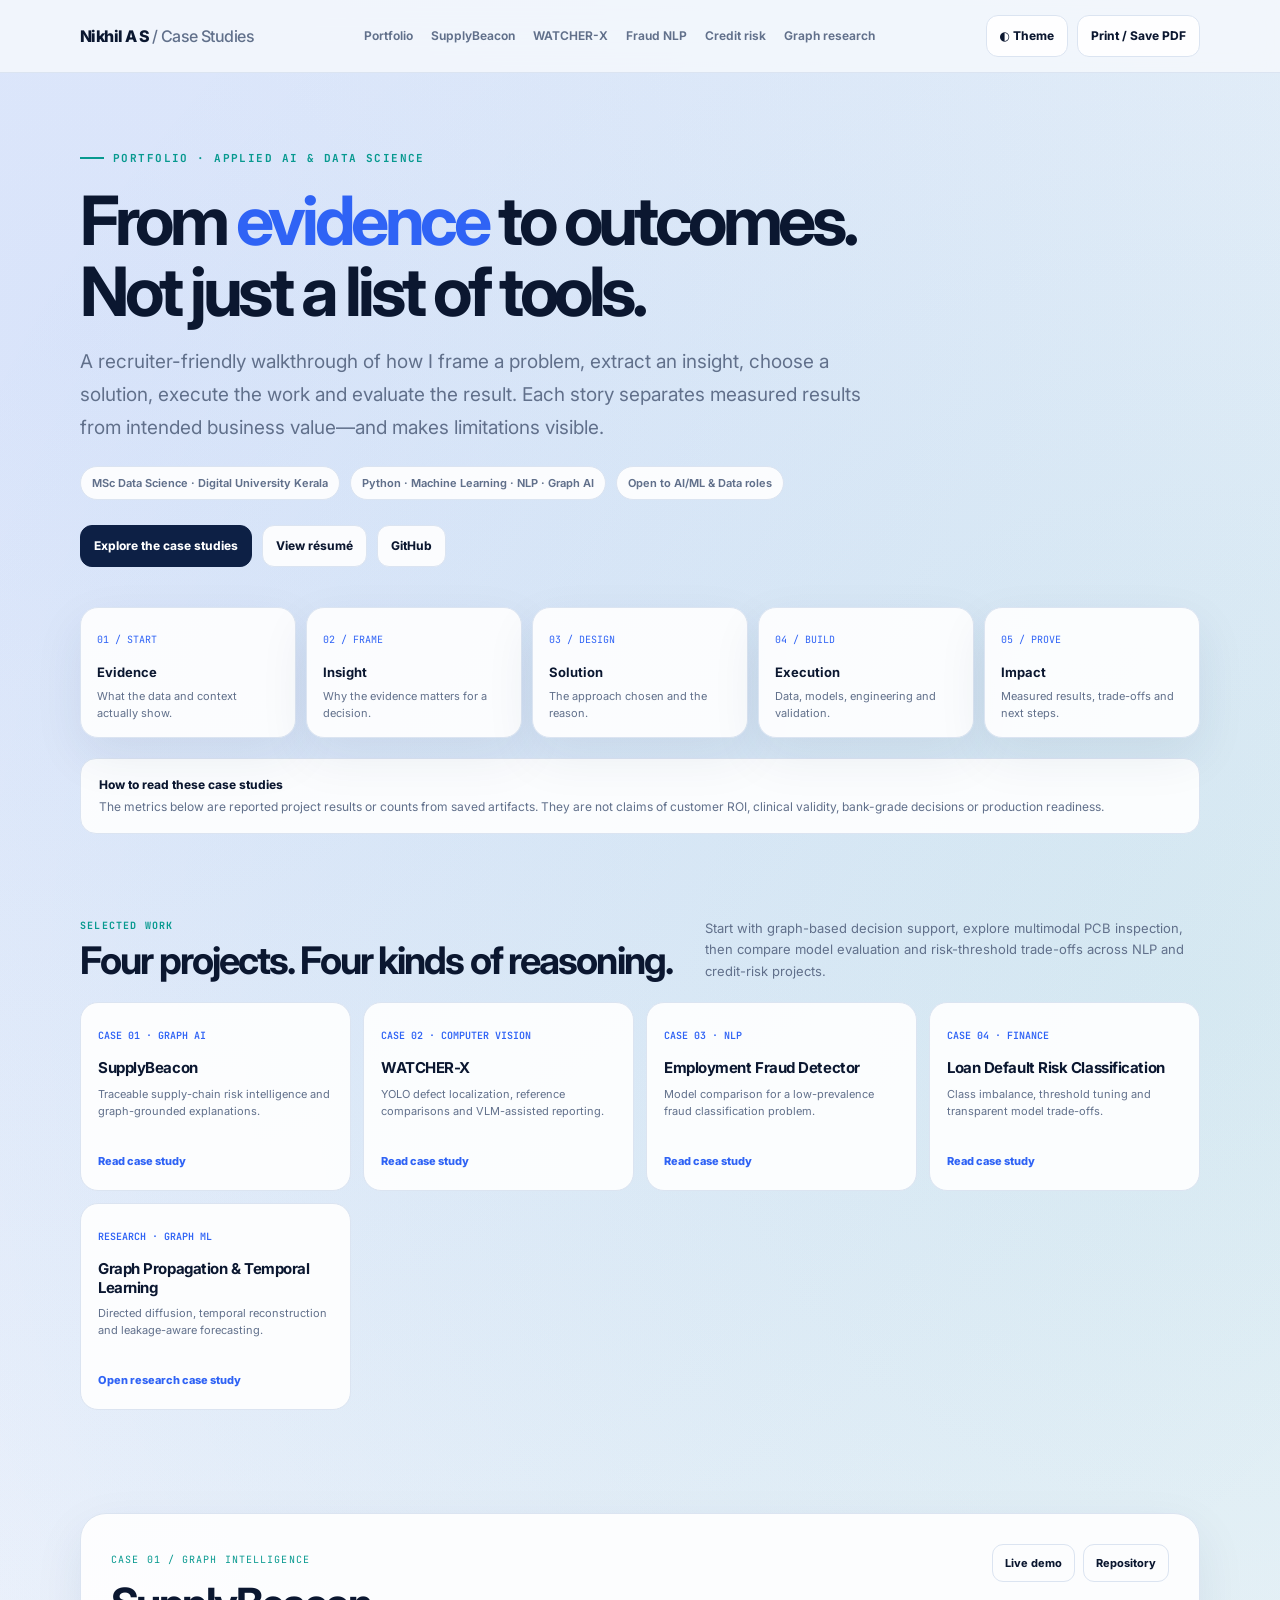
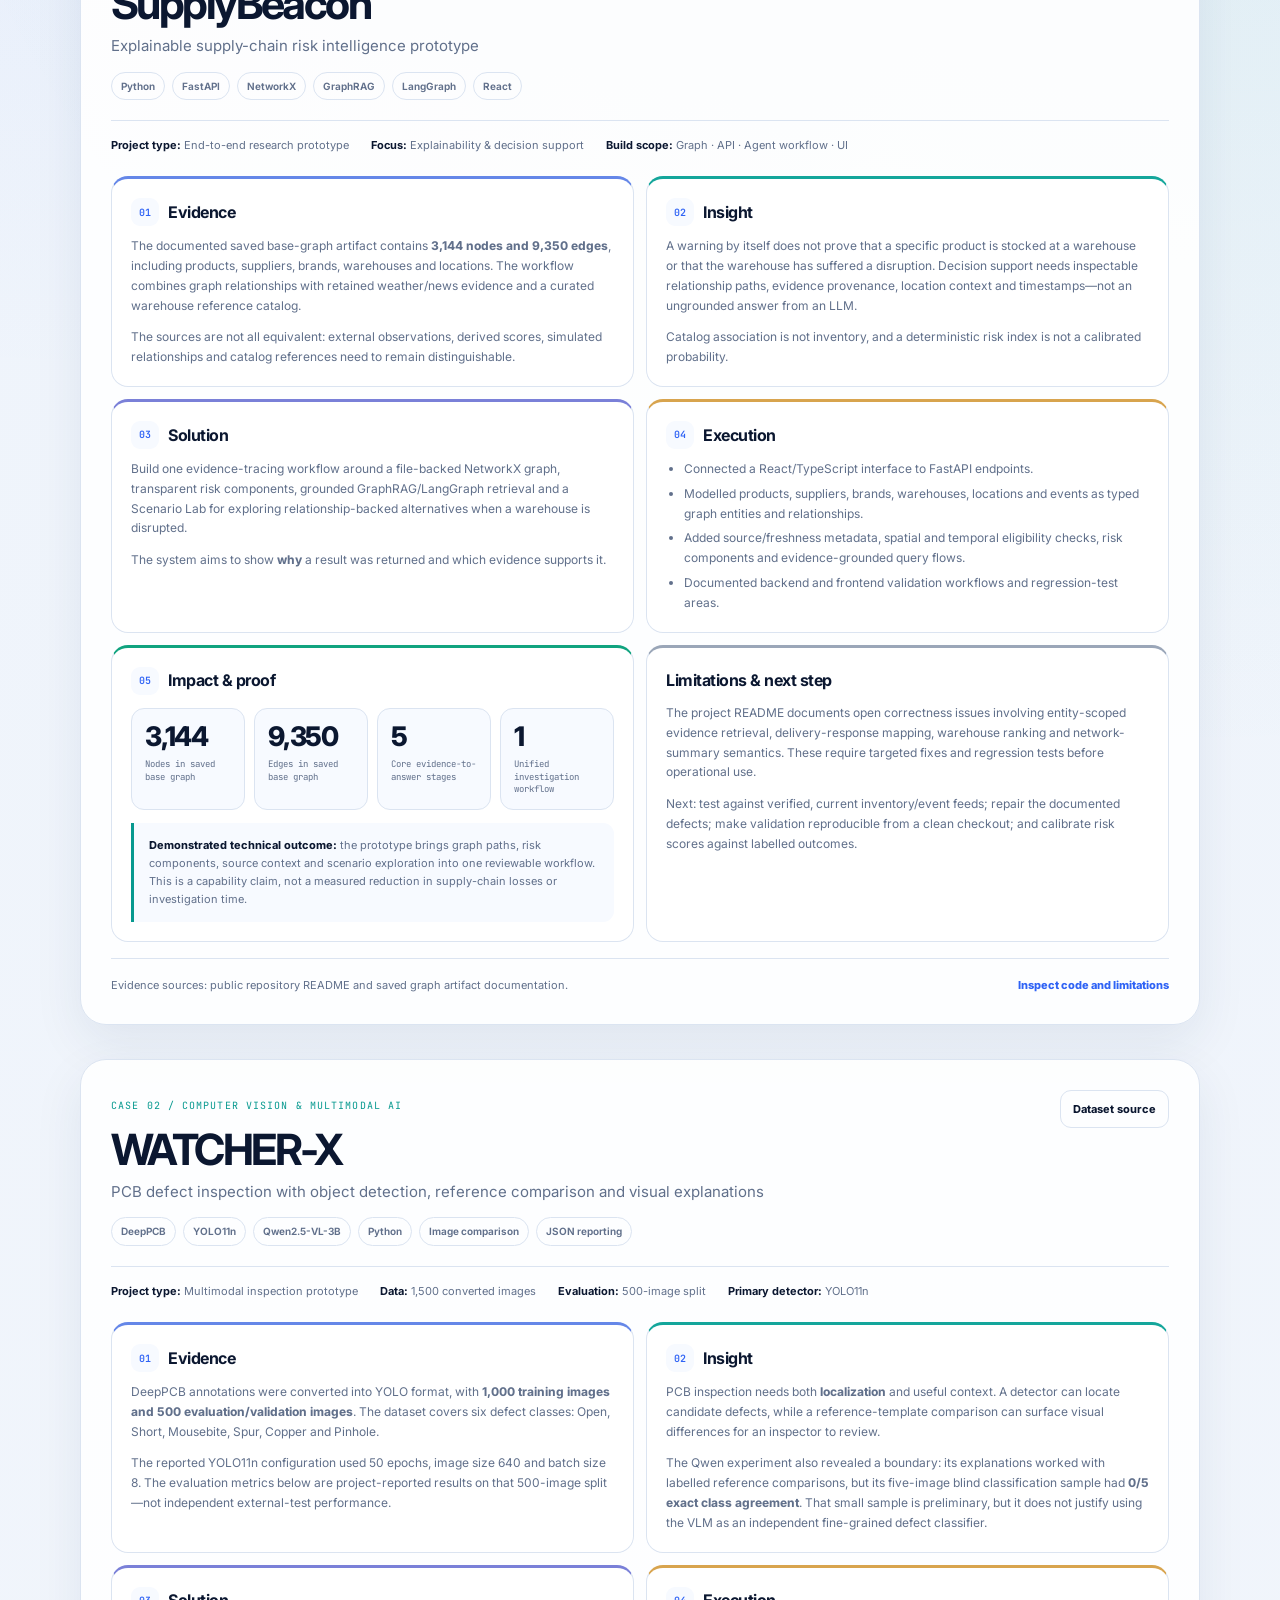
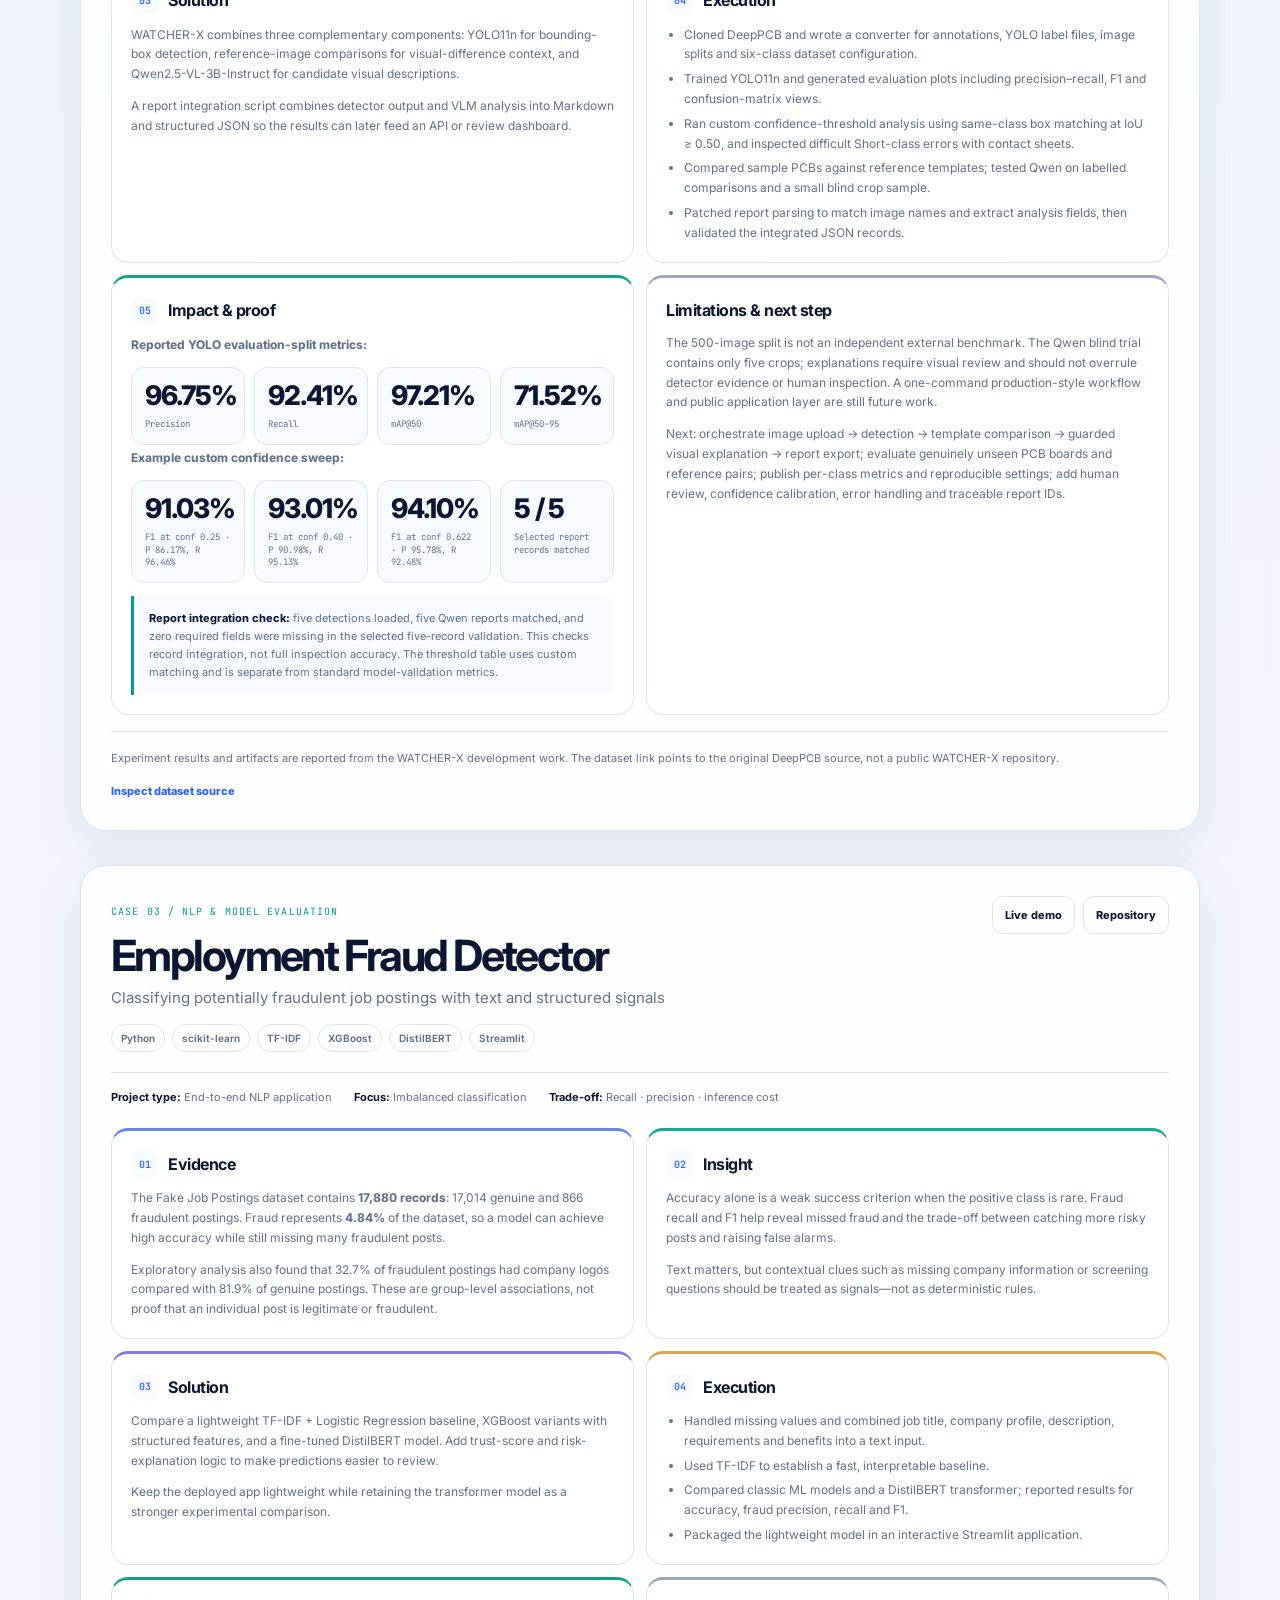
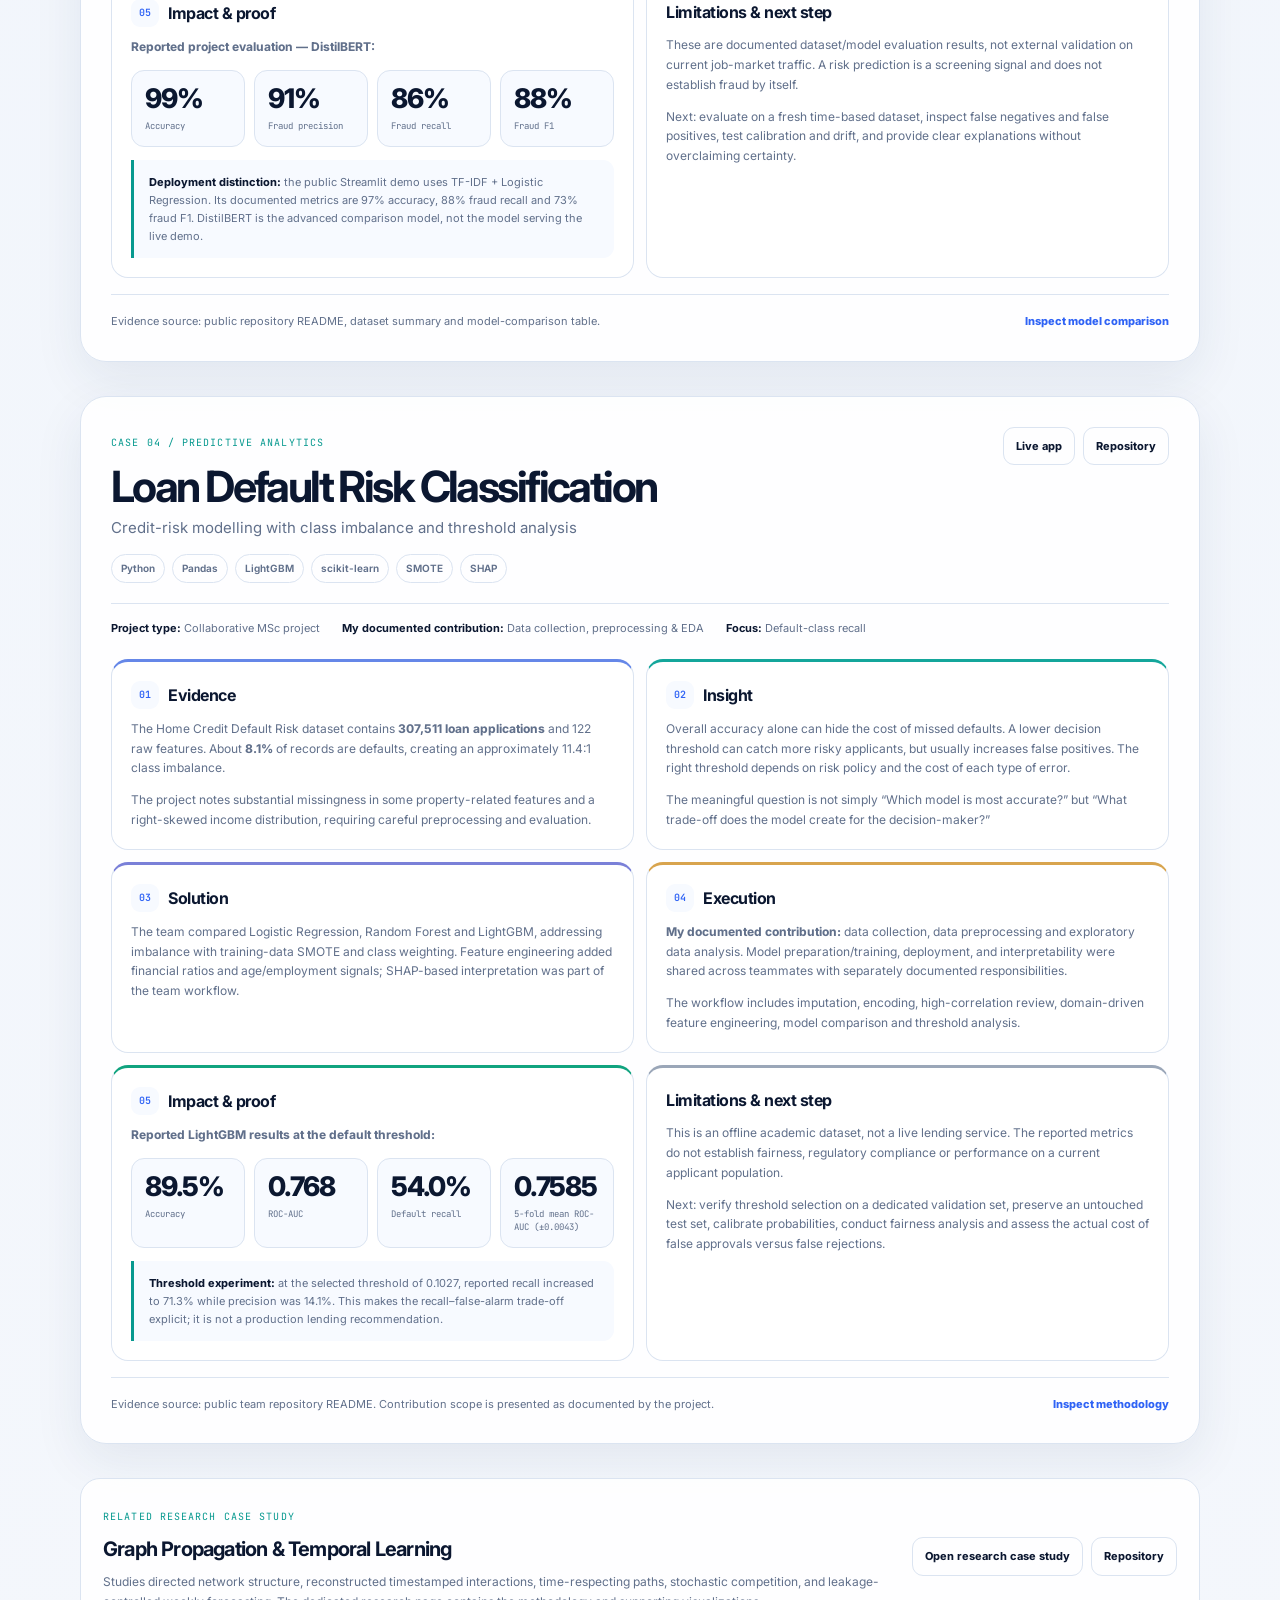
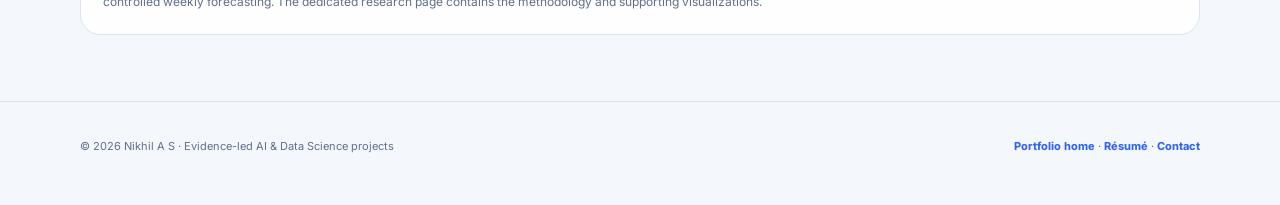
<file: case-studies.html>
<!doctype html>
<html lang="en" data-theme="light">
<head>
  <meta charset="utf-8">
  <meta name="viewport" content="width=device-width, initial-scale=1">
  <meta name="theme-color" content="#f4f7fc">
  <meta name="description" content="Case studies by Nikhil A S: evidence, insight, solution, execution and measured impact across AI/ML, NLP, graph intelligence and data science.">
  <meta property="og:type" content="website">
  <meta property="og:title" content="Case Study Deck | Nikhil A S">
  <meta property="og:description" content="How I frame problems, develop solutions, validate results and communicate limitations across applied AI and data science projects.">
  <title>Case Study Deck | Nikhil A S</title>
  <link rel="icon" type="image/svg+xml" href="favicon.svg">
  <link rel="preconnect" href="https://fonts.googleapis.com">
  <link rel="preconnect" href="https://fonts.gstatic.com" crossorigin>
  <link href="https://fonts.googleapis.com/css2?family=Inter:wght@400;500;600;700;800&family=JetBrains+Mono:wght@500;600&display=swap" rel="stylesheet">
  <style>
    :root{--bg:#f4f7fc;--bg2:#edf3fb;--panel:rgba(255,255,255,.9);--solid:#fff;--soft:#f7faff;--ink:#0b1730;--muted:#61708b;--line:#dbe4f1;--blue:#2f63f5;--teal:#07998f;--navy:#0d2045;--shadow:0 18px 50px rgba(24,49,94,.08);--max:1120px}
    html[data-theme="dark"]{--bg:#07111f;--bg2:#0b1628;--panel:rgba(15,27,47,.9);--solid:#0f1b2e;--soft:#101f36;--ink:#eef5ff;--muted:#9fb0c8;--line:#253852;--blue:#8aa5ff;--teal:#4ed5c7;--navy:#f2f7ff;--shadow:0 18px 50px rgba(0,0,0,.25)}
    *{box-sizing:border-box}html{scroll-behavior:smooth;scroll-padding-top:100px}body{margin:0;font-family:Inter,system-ui,-apple-system,"Segoe UI",sans-serif;color:var(--ink);background:radial-gradient(circle at 7% 5%,rgba(47,99,245,.11),transparent 26%),radial-gradient(circle at 94% 15%,rgba(7,153,143,.09),transparent 24%),linear-gradient(180deg,var(--bg2),var(--bg));line-height:1.65;transition:background .2s,color .2s}a{color:inherit;text-decoration:none}button{font:inherit}a:focus-visible,button:focus-visible{outline:3px solid var(--blue);outline-offset:4px}strong{font-weight:750}.container{width:min(var(--max),calc(100% - 42px));margin:auto}.mono,.eyebrow,.step-index,.section-index,.metric-label{font-family:"JetBrains Mono",monospace}.site-header{position:sticky;top:0;z-index:50;border-bottom:1px solid var(--line);background:color-mix(in srgb,var(--bg) 88%,transparent);backdrop-filter:blur(18px)}.nav{min-height:72px;display:flex;align-items:center;justify-content:space-between;gap:18px}.brand{display:flex;align-items:center;gap:11px;font-weight:800;letter-spacing:-.035em}.nav-links{display:flex;align-items:center;gap:18px;color:var(--muted);font-size:12px;font-weight:650}.nav-links a:hover{color:var(--blue)}.nav-actions{display:flex;align-items:center;gap:9px}.nav-btn,.btn{display:inline-flex;align-items:center;justify-content:center;gap:8px;border:1px solid var(--line);border-radius:12px;padding:10px 13px;background:var(--panel);color:var(--ink);font-size:12px;font-weight:750;cursor:pointer;transition:transform .2s,border-color .2s}.nav-btn:hover,.btn:hover{transform:translateY(-2px);border-color:var(--blue)}.btn-primary{background:var(--navy);color:var(--solid);border-color:var(--navy)}html[data-theme="dark"] .btn-primary{background:#dfe9ff;color:#0b1730;border-color:#dfe9ff}.cover{padding:76px 0 52px}.eyebrow{display:flex;align-items:center;gap:9px;color:var(--teal);font-size:11px;letter-spacing:.13em;text-transform:uppercase;font-weight:700}.eyebrow:before{content:"";width:24px;height:2px;background:var(--teal)}h1,h2,h3,p{margin-top:0}h1{max-width:920px;margin:18px 0;font-size:clamp(38px,6vw,68px);line-height:1.04;letter-spacing:-.065em}h1 .accent{color:var(--blue)}.cover-lede{max-width:790px;color:var(--muted);font-size:clamp(16px,2vw,19px);line-height:1.75}.cover-meta{display:flex;align-items:center;gap:10px;flex-wrap:wrap;margin:22px 0 25px}.pill{display:inline-flex;align-items:center;gap:7px;padding:7px 11px;border:1px solid var(--line);border-radius:30px;background:var(--panel);color:var(--muted);font-size:11px;font-weight:650}.cover-actions{display:flex;flex-wrap:wrap;gap:10px}.stage-rail{display:grid;grid-template-columns:repeat(5,1fr);gap:10px;margin:40px 0 20px}.stage{position:relative;min-height:124px;padding:16px;border:1px solid var(--line);border-radius:18px;background:var(--panel);box-shadow:var(--shadow)}.stage b{display:block;font-size:13px;margin:11px 0 5px}.stage p{margin:0;color:var(--muted);font-size:11px;line-height:1.5}.step-index{font-size:10px;color:var(--blue)}.principle{display:flex;align-items:flex-start;gap:13px;border:1px solid var(--line);border-radius:16px;padding:16px 18px;background:var(--panel);color:var(--muted);font-size:12px}.principle strong{display:block;color:var(--ink);margin-bottom:2px}.section{padding:32px 0 46px}.section-head{display:flex;align-items:flex-end;justify-content:space-between;gap:25px;margin-bottom:20px}.section-head h2{font-size:clamp(25px,3vw,38px);line-height:1.1;letter-spacing:-.05em;margin:8px 0 0}.section-copy{max-width:495px;color:var(--muted);font-size:13px;margin-bottom:0}.kicker{margin:0;color:var(--teal);font:700 10px "JetBrains Mono",monospace;letter-spacing:.12em;text-transform:uppercase}.directory{display:grid;grid-template-columns:repeat(4,1fr);gap:12px}.directory-card{padding:17px;border:1px solid var(--line);border-radius:18px;background:var(--panel);transition:transform .2s,border-color .2s}.directory-card:hover{transform:translateY(-4px);border-color:var(--blue)}.directory-card .project-no{color:var(--blue);font:600 10px "JetBrains Mono",monospace}.directory-card h3{font-size:15px;line-height:1.25;letter-spacing:-.03em;margin:13px 0 8px}.directory-card p{color:var(--muted);font-size:11px;line-height:1.55;min-height:52px;margin:0}.directory-card .read{display:inline-block;margin-top:14px;color:var(--blue);font-size:11px;font-weight:800}.case-project{scroll-margin-top:90px;margin:25px 0 34px;padding:30px;border:1px solid var(--line);border-radius:26px;background:var(--panel);box-shadow:var(--shadow)}.case-top{display:grid;grid-template-columns:minmax(0,1fr) auto;gap:18px;align-items:start;padding-bottom:20px;border-bottom:1px solid var(--line)}.section-index{color:var(--teal);font-size:10px;letter-spacing:.11em;text-transform:uppercase}.case-top h2{font-size:clamp(28px,4vw,43px);line-height:1.06;letter-spacing:-.06em;margin:11px 0 7px}.case-subtitle{color:var(--muted);font-size:15px;margin-bottom:13px}.case-tags{display:flex;flex-wrap:wrap;gap:7px}.case-tags span{border:1px solid var(--line);border-radius:20px;padding:5px 9px;color:var(--muted);font-size:10px;font-weight:650}.links{display:flex;flex-wrap:wrap;gap:8px;justify-content:flex-end}.links a{display:inline-flex;gap:6px;align-items:center;border:1px solid var(--line);border-radius:11px;padding:9px 12px;font-size:11px;font-weight:750;white-space:nowrap}.links a:hover{border-color:var(--blue);color:var(--blue)}.role-line{display:flex;flex-wrap:wrap;gap:10px 22px;margin:15px 0 22px;color:var(--muted);font-size:11px}.role-line b{color:var(--ink)}.story-grid{display:grid;grid-template-columns:repeat(2,minmax(0,1fr));gap:12px}.story-block{padding:19px;border:1px solid var(--line);border-radius:17px;background:var(--solid)}.story-block h3{display:flex;align-items:center;gap:9px;font-size:16px;letter-spacing:-.03em;margin-bottom:10px}.story-block h3 .num{display:grid;place-items:center;flex:0 0 28px;height:28px;border-radius:9px;background:var(--soft);color:var(--blue);font:600 10px "JetBrains Mono",monospace}.story-block p,.story-block li{font-size:12px;line-height:1.65;color:var(--muted)}.story-block p:last-child,.story-block ul:last-child{margin-bottom:0}.story-block ul{padding-left:18px;margin:0}.story-block li+li{margin-top:5px}.story-block.evidence{border-top:3px solid #6587e8}.story-block.insight{border-top:3px solid #14a69b}.story-block.solution{border-top:3px solid #7a80d8}.story-block.execution{border-top:3px solid #d8a44e}.story-block.impact{border-top:3px solid #10a37f}.story-block.limit{border-top:3px solid #9aa6b8}.metric-grid{display:grid;grid-template-columns:repeat(4,minmax(0,1fr));gap:9px;margin:13px 0 3px}.metric-card{padding:13px;border:1px solid var(--line);border-radius:13px;background:var(--soft)}.metric-value{display:block;font-size:clamp(19px,2.5vw,27px);line-height:1.1;letter-spacing:-.045em;font-weight:800;color:var(--ink)}.metric-label{display:block;margin-top:7px;color:var(--muted);font-size:9px;line-height:1.4}.note{margin-top:13px;padding:13px 15px;border-left:3px solid var(--teal);border-radius:0 11px 11px 0;background:var(--soft);font-size:11px;color:var(--muted);line-height:1.65}.note strong{color:var(--ink)}.note.caution{border-left-color:#d8a44e}.case-bottom{display:flex;align-items:center;justify-content:space-between;gap:15px;flex-wrap:wrap;margin-top:16px;padding-top:17px;border-top:1px solid var(--line);color:var(--muted);font-size:11px}.case-bottom a{color:var(--blue);font-weight:800}.research-card{display:grid;grid-template-columns:1fr auto;gap:20px;align-items:center;margin:20px 0;padding:22px;border:1px solid var(--line);border-radius:20px;background:var(--panel)}.research-card h3{font-size:20px;letter-spacing:-.04em;margin:6px 0}.research-card p{color:var(--muted);font-size:12px;margin:0}.footer{padding:35px 0 50px;border-top:1px solid var(--line);color:var(--muted);font-size:11px}.footer-row{display:flex;align-items:center;justify-content:space-between;gap:15px;flex-wrap:wrap}.footer a{color:var(--blue);font-weight:750}
    @media(max-width:880px){.nav-links{gap:10px;font-size:11px}.directory{grid-template-columns:repeat(2,1fr)}.stage-rail{grid-template-columns:repeat(3,1fr)}.case-top{grid-template-columns:1fr}.links{justify-content:flex-start}.metric-grid{grid-template-columns:repeat(2,1fr)}}
    @media(max-width:620px){.container{width:min(var(--max),calc(100% - 28px))}.nav{padding:9px 0;align-items:flex-start;flex-wrap:wrap}.nav-links{order:3;width:100%;overflow-x:auto;padding:4px 0 7px;white-space:nowrap}.nav-actions{margin-left:auto}.nav-btn{padding:8px 9px;font-size:10px}.cover{padding-top:48px}h1{font-size:40px}.stage-rail{grid-template-columns:repeat(2,1fr);margin-top:27px}.stage{min-height:108px;padding:13px}.section-head{display:block}.section-copy{margin-top:12px}.directory{grid-template-columns:1fr 1fr;gap:8px}.directory-card{padding:13px}.directory-card p{min-height:0}.case-project{padding:17px;border-radius:20px}.story-grid{grid-template-columns:1fr}.story-block{padding:16px}.research-card{grid-template-columns:1fr}.metric-grid{grid-template-columns:repeat(2,1fr)}}
    @media(prefers-reduced-motion:reduce){html{scroll-behavior:auto}*,*:before,*:after{transition:none!important}}
    @media print{
      @page{size:A4;margin:13mm}
      :root,html[data-theme="dark"]{--bg:#fff;--bg2:#fff;--panel:#fff;--solid:#fff;--soft:#f8fafc;--ink:#111827;--muted:#4b5563;--line:#d1d5db;--blue:#244fc3;--teal:#087e76;--navy:#172554;--shadow:none}
      body{background:#fff!important;color:#111827;font-size:10pt;-webkit-print-color-adjust:exact;print-color-adjust:exact}
      .site-header,.cover-actions,.directory,.no-print,.footer{display:none!important}.cover{padding:0 0 10mm}.cover h1{font-size:34pt}.cover-lede{font-size:11pt}.stage-rail{grid-template-columns:repeat(5,1fr);gap:4px;margin:7mm 0}.stage{min-height:0;padding:8px;background:#fff;box-shadow:none}.stage b{font-size:8pt;margin:5px 0}.stage p{font-size:7pt}.principle{font-size:8pt}.section{padding:0}.section-head{margin-bottom:4mm}.case-project{break-before:page;page-break-before:always;margin:0;padding:0;border:0;border-radius:0;box-shadow:none;background:#fff}.case-top{grid-template-columns:1fr auto;gap:8px;padding-bottom:4mm}.case-top h2{font-size:25pt;margin:2mm 0}.case-subtitle{font-size:10pt}.case-tags span{font-size:7pt;padding:2px 5px}.links a{font-size:7pt;padding:4px 6px}.role-line{font-size:8pt;margin:3mm 0}.story-grid{gap:5px}.story-block{break-inside:avoid;padding:9px;background:#fff;border-radius:8px}.story-block h3{font-size:10pt;margin-bottom:4px}.story-block h3 .num{height:20px;flex-basis:20px}.story-block p,.story-block li{font-size:8pt;line-height:1.45}.story-block li+li{margin-top:2px}.metric-grid{gap:4px}.metric-card{padding:7px;border-radius:6px;background:#f8fafc}.metric-value{font-size:17pt}.metric-label{font-size:7pt}.note{font-size:7.5pt;padding:7px 9px;margin-top:6px}.case-bottom{font-size:8pt;margin-top:4mm;padding-top:3mm}.research-card{break-before:page;background:#fff;box-shadow:none}.stage-rail,.case-top,.metric-grid,.story-grid{break-inside:avoid}
    }
  </style>
</head>
<body>
<header class="site-header no-print">
  <div class="container nav">
    <a class="brand" href="./" aria-label="Nikhil A S home"><span>Nikhil A S <span style="color:var(--muted);font-weight:500">/ Case Studies</span></span></a>
    <nav class="nav-links" aria-label="Case studies navigation">
      <a href="./">Portfolio</a><a href="#supplybeacon">SupplyBeacon</a><a href="#watcherx">WATCHER-X</a><a href="#employment-fraud">Fraud NLP</a><a href="#loan-default">Credit risk</a><a href="semantic-network.html">Graph research</a>
    </nav>
    <div class="nav-actions"><button class="nav-btn" id="theme-toggle" type="button" aria-label="Toggle color theme">◐ Theme</button><button class="nav-btn" type="button" onclick="window.print()">Print / Save PDF</button></div>
  </div>
</header>
<main>
  <section class="cover">
    <div class="container">
      <p class="eyebrow">Portfolio · Applied AI & Data Science</p>
      <h1>From <span class="accent">evidence</span> to outcomes.<br>Not just a list of tools.</h1>
      <p class="cover-lede">A recruiter-friendly walkthrough of how I frame a problem, extract an insight, choose a solution, execute the work and evaluate the result. Each story separates measured results from intended business value—and makes limitations visible.</p>
      <div class="cover-meta">
        <span class="pill">MSc Data Science · Digital University Kerala</span>
        <span class="pill">Python · Machine Learning · NLP · Graph AI</span>
        <span class="pill">Open to AI/ML & Data roles</span>
      </div>
      <div class="cover-actions no-print">
        <a class="btn btn-primary" href="#selected-cases">Explore the case studies </a>
        <a class="btn" href="resume.html">View résumé </a>
        <a class="btn" href="https://github.com/nikhilasds25-bit" target="_blank" rel="noopener">GitHub </a>
      </div>
      <div class="stage-rail" aria-label="Case-study framework">
        <div class="stage"><span class="step-index">01 / START</span><b>Evidence</b><p>What the data and context actually show.</p></div>
        <div class="stage"><span class="step-index">02 / FRAME</span><b>Insight</b><p>Why the evidence matters for a decision.</p></div>
        <div class="stage"><span class="step-index">03 / DESIGN</span><b>Solution</b><p>The approach chosen and the reason.</p></div>
        <div class="stage"><span class="step-index">04 / BUILD</span><b>Execution</b><p>Data, models, engineering and validation.</p></div>
        <div class="stage"><span class="step-index">05 / PROVE</span><b>Impact</b><p>Measured results, trade-offs and next steps.</p></div>
      </div>
      <div class="principle"><div><strong>How to read these case studies</strong>The metrics below are reported project results or counts from saved artifacts. They are not claims of customer ROI, clinical validity, bank-grade decisions or production readiness.</div></div>
    </div>
  </section>

  <section class="section" id="selected-cases">
    <div class="container">
      <div class="section-head">
        <div><p class="kicker">Selected work</p><h2>Four projects. Four kinds of reasoning.</h2></div>
        <p class="section-copy">Start with graph-based decision support, explore multimodal PCB inspection, then compare model evaluation and risk-threshold trade-offs across NLP and credit-risk projects.</p>
      </div>
      <div class="directory">
        <a class="directory-card" href="#supplybeacon"><span class="project-no">CASE 01 · GRAPH AI</span><h3>SupplyBeacon</h3><p>Traceable supply-chain risk intelligence and graph-grounded explanations.</p><span class="read">Read case study </span></a>
        <a class="directory-card" href="#watcherx"><span class="project-no">CASE 02 · COMPUTER VISION</span><h3>WATCHER-X</h3><p>YOLO defect localization, reference comparisons and VLM-assisted reporting.</p><span class="read">Read case study </span></a>
        <a class="directory-card" href="#employment-fraud"><span class="project-no">CASE 03 · NLP</span><h3>Employment Fraud Detector</h3><p>Model comparison for a low-prevalence fraud classification problem.</p><span class="read">Read case study </span></a>
        <a class="directory-card" href="#loan-default"><span class="project-no">CASE 04 · FINANCE</span><h3>Loan Default Risk Classification</h3><p>Class imbalance, threshold tuning and transparent model trade-offs.</p><span class="read">Read case study </span></a>
        <a class="directory-card" href="semantic-network.html"><span class="project-no">RESEARCH · GRAPH ML</span><h3>Graph Propagation & Temporal Learning</h3><p>Directed diffusion, temporal reconstruction and leakage-aware forecasting.</p><span class="read">Open research case study </span></a>
      </div>
    </div>
  </section>

  <section class="section">
    <div class="container">
      <article class="case-project" id="supplybeacon">
        <div class="case-top">
          <div><span class="section-index">Case 01 / Graph intelligence</span><h2>SupplyBeacon</h2><p class="case-subtitle">Explainable supply-chain risk intelligence prototype</p><div class="case-tags"><span>Python</span><span>FastAPI</span><span>NetworkX</span><span>GraphRAG</span><span>LangGraph</span><span>React</span></div></div>
          <div class="links"><a href="https://supply-beacon.vercel.app/login" target="_blank" rel="noopener">Live demo </a><a href="https://github.com/nikhilasds25-bit/SupplyBeacon" target="_blank" rel="noopener">Repository </a></div>
        </div>
        <div class="role-line"><span><b>Project type:</b> End-to-end research prototype</span><span><b>Focus:</b> Explainability & decision support</span><span><b>Build scope:</b> Graph · API · Agent workflow · UI</span></div>
        <div class="story-grid">
          <section class="story-block evidence"><h3><span class="num">01</span>Evidence</h3><p>The documented saved base-graph artifact contains <strong>3,144 nodes and 9,350 edges</strong>, including products, suppliers, brands, warehouses and locations. The workflow combines graph relationships with retained weather/news evidence and a curated warehouse reference catalog.</p><p>The sources are not all equivalent: external observations, derived scores, simulated relationships and catalog references need to remain distinguishable.</p></section>
          <section class="story-block insight"><h3><span class="num">02</span>Insight</h3><p>A warning by itself does not prove that a specific product is stocked at a warehouse or that the warehouse has suffered a disruption. Decision support needs inspectable relationship paths, evidence provenance, location context and timestamps—not an ungrounded answer from an LLM.</p><p>Catalog association is not inventory, and a deterministic risk index is not a calibrated probability.</p></section>
          <section class="story-block solution"><h3><span class="num">03</span>Solution</h3><p>Build one evidence-tracing workflow around a file-backed NetworkX graph, transparent risk components, grounded GraphRAG/LangGraph retrieval and a Scenario Lab for exploring relationship-backed alternatives when a warehouse is disrupted.</p><p>The system aims to show <strong>why</strong> a result was returned and which evidence supports it.</p></section>
          <section class="story-block execution"><h3><span class="num">04</span>Execution</h3><ul><li>Connected a React/TypeScript interface to FastAPI endpoints.</li><li>Modelled products, suppliers, brands, warehouses, locations and events as typed graph entities and relationships.</li><li>Added source/freshness metadata, spatial and temporal eligibility checks, risk components and evidence-grounded query flows.</li><li>Documented backend and frontend validation workflows and regression-test areas.</li></ul></section>
          <section class="story-block impact"><h3><span class="num">05</span>Impact & proof</h3><div class="metric-grid"><div class="metric-card"><span class="metric-value">3,144</span><span class="metric-label">Nodes in saved base graph</span></div><div class="metric-card"><span class="metric-value">9,350</span><span class="metric-label">Edges in saved base graph</span></div><div class="metric-card"><span class="metric-value">5</span><span class="metric-label">Core evidence-to-answer stages</span></div><div class="metric-card"><span class="metric-value">1</span><span class="metric-label">Unified investigation workflow</span></div></div><div class="note"><strong>Demonstrated technical outcome:</strong> the prototype brings graph paths, risk components, source context and scenario exploration into one reviewable workflow. This is a capability claim, not a measured reduction in supply-chain losses or investigation time.</div></section>
          <section class="story-block limit"><h3>Limitations & next step</h3><p>The project README documents open correctness issues involving entity-scoped evidence retrieval, delivery-response mapping, warehouse ranking and network-summary semantics. These require targeted fixes and regression tests before operational use.</p><p>Next: test against verified, current inventory/event feeds; repair the documented defects; make validation reproducible from a clean checkout; and calibrate risk scores against labelled outcomes.</p></section>
        </div>
        <div class="case-bottom"><span>Evidence sources: public repository README and saved graph artifact documentation.</span><a href="https://github.com/nikhilasds25-bit/SupplyBeacon" target="_blank" rel="noopener">Inspect code and limitations </a></div>
      </article>

      <article class="case-project" id="watcherx">
        <div class="case-top">
          <div><span class="section-index">Case 02 / Computer vision & multimodal AI</span><h2>WATCHER-X</h2><p class="case-subtitle">PCB defect inspection with object detection, reference comparison and visual explanations</p><div class="case-tags"><span>DeepPCB</span><span>YOLO11n</span><span>Qwen2.5-VL-3B</span><span>Python</span><span>Image comparison</span><span>JSON reporting</span></div></div>
          <div class="links"><a href="https://github.com/tangsanli5201/DeepPCB" target="_blank" rel="noopener">Dataset source </a></div>
        </div>
        <div class="role-line"><span><b>Project type:</b> Multimodal inspection prototype</span><span><b>Data:</b> 1,500 converted images</span><span><b>Evaluation:</b> 500-image split</span><span><b>Primary detector:</b> YOLO11n</span></div>
        <div class="story-grid">
          <section class="story-block evidence"><h3><span class="num">01</span>Evidence</h3><p>DeepPCB annotations were converted into YOLO format, with <strong>1,000 training images and 500 evaluation/validation images</strong>. The dataset covers six defect classes: Open, Short, Mousebite, Spur, Copper and Pinhole.</p><p>The reported YOLO11n configuration used 50 epochs, image size 640 and batch size 8. The evaluation metrics below are project-reported results on that 500-image split—not independent external-test performance.</p></section>
          <section class="story-block insight"><h3><span class="num">02</span>Insight</h3><p>PCB inspection needs both <strong>localization</strong> and useful context. A detector can locate candidate defects, while a reference-template comparison can surface visual differences for an inspector to review.</p><p>The Qwen experiment also revealed a boundary: its explanations worked with labelled reference comparisons, but its five-image blind classification sample had <strong>0/5 exact class agreement</strong>. That small sample is preliminary, but it does not justify using the VLM as an independent fine-grained defect classifier.</p></section>
          <section class="story-block solution"><h3><span class="num">03</span>Solution</h3><p>WATCHER-X combines three complementary components: YOLO11n for bounding-box detection, reference-image comparisons for visual-difference context, and Qwen2.5-VL-3B-Instruct for candidate visual descriptions.</p><p>A report integration script combines detector output and VLM analysis into Markdown and structured JSON so the results can later feed an API or review dashboard.</p></section>
          <section class="story-block execution"><h3><span class="num">04</span>Execution</h3><ul><li>Cloned DeepPCB and wrote a converter for annotations, YOLO label files, image splits and six-class dataset configuration.</li><li>Trained YOLO11n and generated evaluation plots including precision–recall, F1 and confusion-matrix views.</li><li>Ran custom confidence-threshold analysis using same-class box matching at IoU ≥ 0.50, and inspected difficult Short-class errors with contact sheets.</li><li>Compared sample PCBs against reference templates; tested Qwen on labelled comparisons and a small blind crop sample.</li><li>Patched report parsing to match image names and extract analysis fields, then validated the integrated JSON records.</li></ul></section>
          <section class="story-block impact"><h3><span class="num">05</span>Impact & proof</h3><p><strong>Reported YOLO evaluation-split metrics:</strong></p><div class="metric-grid"><div class="metric-card"><span class="metric-value">96.75%</span><span class="metric-label">Precision</span></div><div class="metric-card"><span class="metric-value">92.41%</span><span class="metric-label">Recall</span></div><div class="metric-card"><span class="metric-value">97.21%</span><span class="metric-label">mAP@50</span></div><div class="metric-card"><span class="metric-value">71.52%</span><span class="metric-label">mAP@50–95</span></div></div><p><strong>Example custom confidence sweep:</strong></p><div class="metric-grid"><div class="metric-card"><span class="metric-value">91.03%</span><span class="metric-label">F1 at conf 0.25 · P 86.17%, R 96.46%</span></div><div class="metric-card"><span class="metric-value">93.01%</span><span class="metric-label">F1 at conf 0.40 · P 90.98%, R 95.13%</span></div><div class="metric-card"><span class="metric-value">94.10%</span><span class="metric-label">F1 at conf 0.622 · P 95.78%, R 92.48%</span></div><div class="metric-card"><span class="metric-value">5 / 5</span><span class="metric-label">Selected report records matched</span></div></div><div class="note"><strong>Report integration check:</strong> five detections loaded, five Qwen reports matched, and zero required fields were missing in the selected five-record validation. This checks record integration, not full inspection accuracy. The threshold table uses custom matching and is separate from standard model-validation metrics.</div></section>
          <section class="story-block limit"><h3>Limitations & next step</h3><p>The 500-image split is not an independent external benchmark. The Qwen blind trial contains only five crops; explanations require visual review and should not overrule detector evidence or human inspection. A one-command production-style workflow and public application layer are still future work.</p><p>Next: orchestrate image upload → detection → template comparison → guarded visual explanation → report export; evaluate genuinely unseen PCB boards and reference pairs; publish per-class metrics and reproducible settings; add human review, confidence calibration, error handling and traceable report IDs.</p></section>
        </div>
        <div class="case-bottom"><span>Experiment results and artifacts are reported from the WATCHER-X development work. The dataset link points to the original DeepPCB source, not a public WATCHER-X repository.</span><a href="https://github.com/tangsanli5201/DeepPCB" target="_blank" rel="noopener">Inspect dataset source </a></div>
      </article>

      <article class="case-project" id="employment-fraud">
        <div class="case-top">
          <div><span class="section-index">Case 03 / NLP & model evaluation</span><h2>Employment Fraud Detector</h2><p class="case-subtitle">Classifying potentially fraudulent job postings with text and structured signals</p><div class="case-tags"><span>Python</span><span>scikit-learn</span><span>TF-IDF</span><span>XGBoost</span><span>DistilBERT</span><span>Streamlit</span></div></div>
          <div class="links"><a href="https://employment-fraud-detector-danbudd3v8zz94vx8xkdv9.streamlit.app/" target="_blank" rel="noopener">Live demo </a><a href="https://github.com/nikhilasds25-bit/employment-fraud-detector" target="_blank" rel="noopener">Repository </a></div>
        </div>
        <div class="role-line"><span><b>Project type:</b> End-to-end NLP application</span><span><b>Focus:</b> Imbalanced classification</span><span><b>Trade-off:</b> Recall · precision · inference cost</span></div>
        <div class="story-grid">
          <section class="story-block evidence"><h3><span class="num">01</span>Evidence</h3><p>The Fake Job Postings dataset contains <strong>17,880 records</strong>: 17,014 genuine and 866 fraudulent postings. Fraud represents <strong>4.84%</strong> of the dataset, so a model can achieve high accuracy while still missing many fraudulent posts.</p><p>Exploratory analysis also found that 32.7% of fraudulent postings had company logos compared with 81.9% of genuine postings. These are group-level associations, not proof that an individual post is legitimate or fraudulent.</p></section>
          <section class="story-block insight"><h3><span class="num">02</span>Insight</h3><p>Accuracy alone is a weak success criterion when the positive class is rare. Fraud recall and F1 help reveal missed fraud and the trade-off between catching more risky posts and raising false alarms.</p><p>Text matters, but contextual clues such as missing company information or screening questions should be treated as signals—not as deterministic rules.</p></section>
          <section class="story-block solution"><h3><span class="num">03</span>Solution</h3><p>Compare a lightweight TF-IDF + Logistic Regression baseline, XGBoost variants with structured features, and a fine-tuned DistilBERT model. Add trust-score and risk-explanation logic to make predictions easier to review.</p><p>Keep the deployed app lightweight while retaining the transformer model as a stronger experimental comparison.</p></section>
          <section class="story-block execution"><h3><span class="num">04</span>Execution</h3><ul><li>Handled missing values and combined job title, company profile, description, requirements and benefits into a text input.</li><li>Used TF-IDF to establish a fast, interpretable baseline.</li><li>Compared classic ML models and a DistilBERT transformer; reported results for accuracy, fraud precision, recall and F1.</li><li>Packaged the lightweight model in an interactive Streamlit application.</li></ul></section>
          <section class="story-block impact"><h3><span class="num">05</span>Impact & proof</h3><p><strong>Reported project evaluation — DistilBERT:</strong></p><div class="metric-grid"><div class="metric-card"><span class="metric-value">99%</span><span class="metric-label">Accuracy</span></div><div class="metric-card"><span class="metric-value">91%</span><span class="metric-label">Fraud precision</span></div><div class="metric-card"><span class="metric-value">86%</span><span class="metric-label">Fraud recall</span></div><div class="metric-card"><span class="metric-value">88%</span><span class="metric-label">Fraud F1</span></div></div><div class="note"><strong>Deployment distinction:</strong> the public Streamlit demo uses TF-IDF + Logistic Regression. Its documented metrics are 97% accuracy, 88% fraud recall and 73% fraud F1. DistilBERT is the advanced comparison model, not the model serving the live demo.</div></section>
          <section class="story-block limit"><h3>Limitations & next step</h3><p>These are documented dataset/model evaluation results, not external validation on current job-market traffic. A risk prediction is a screening signal and does not establish fraud by itself.</p><p>Next: evaluate on a fresh time-based dataset, inspect false negatives and false positives, test calibration and drift, and provide clear explanations without overclaiming certainty.</p></section>
        </div>
        <div class="case-bottom"><span>Evidence source: public repository README, dataset summary and model-comparison table.</span><a href="https://github.com/nikhilasds25-bit/employment-fraud-detector" target="_blank" rel="noopener">Inspect model comparison </a></div>
      </article>

      <article class="case-project" id="loan-default">
        <div class="case-top">
          <div><span class="section-index">Case 04 / Predictive analytics</span><h2>Loan Default Risk Classification</h2><p class="case-subtitle">Credit-risk modelling with class imbalance and threshold analysis</p><div class="case-tags"><span>Python</span><span>Pandas</span><span>LightGBM</span><span>scikit-learn</span><span>SMOTE</span><span>SHAP</span></div></div>
          <div class="links"><a href="https://loan-default-risk-classification-ml-model-mivjfwjinyvkabgkncyw.streamlit.app/" target="_blank" rel="noopener">Live app </a><a href="https://github.com/nikhilasds25-bit/Loan-Default-Risk-Classification-ML-Model" target="_blank" rel="noopener">Repository </a></div>
        </div>
        <div class="role-line"><span><b>Project type:</b> Collaborative MSc project</span><span><b>My documented contribution:</b> Data collection, preprocessing & EDA</span><span><b>Focus:</b> Default-class recall</span></div>
        <div class="story-grid">
          <section class="story-block evidence"><h3><span class="num">01</span>Evidence</h3><p>The Home Credit Default Risk dataset contains <strong>307,511 loan applications</strong> and 122 raw features. About <strong>8.1%</strong> of records are defaults, creating an approximately 11.4:1 class imbalance.</p><p>The project notes substantial missingness in some property-related features and a right-skewed income distribution, requiring careful preprocessing and evaluation.</p></section>
          <section class="story-block insight"><h3><span class="num">02</span>Insight</h3><p>Overall accuracy alone can hide the cost of missed defaults. A lower decision threshold can catch more risky applicants, but usually increases false positives. The right threshold depends on risk policy and the cost of each type of error.</p><p>The meaningful question is not simply “Which model is most accurate?” but “What trade-off does the model create for the decision-maker?”</p></section>
          <section class="story-block solution"><h3><span class="num">03</span>Solution</h3><p>The team compared Logistic Regression, Random Forest and LightGBM, addressing imbalance with training-data SMOTE and class weighting. Feature engineering added financial ratios and age/employment signals; SHAP-based interpretation was part of the team workflow.</p></section>
          <section class="story-block execution"><h3><span class="num">04</span>Execution</h3><p><strong>My documented contribution:</strong> data collection, data preprocessing and exploratory data analysis. Model preparation/training, deployment, and interpretability were shared across teammates with separately documented responsibilities.</p><p>The workflow includes imputation, encoding, high-correlation review, domain-driven feature engineering, model comparison and threshold analysis.</p></section>
          <section class="story-block impact"><h3><span class="num">05</span>Impact & proof</h3><p><strong>Reported LightGBM results at the default threshold:</strong></p><div class="metric-grid"><div class="metric-card"><span class="metric-value">89.5%</span><span class="metric-label">Accuracy</span></div><div class="metric-card"><span class="metric-value">0.768</span><span class="metric-label">ROC-AUC</span></div><div class="metric-card"><span class="metric-value">54.0%</span><span class="metric-label">Default recall</span></div><div class="metric-card"><span class="metric-value">0.7585</span><span class="metric-label">5-fold mean ROC-AUC (±0.0043)</span></div></div><div class="note"><strong>Threshold experiment:</strong> at the selected threshold of 0.1027, reported recall increased to 71.3% while precision was 14.1%. This makes the recall–false-alarm trade-off explicit; it is not a production lending recommendation.</div></section>
          <section class="story-block limit"><h3>Limitations & next step</h3><p>This is an offline academic dataset, not a live lending service. The reported metrics do not establish fairness, regulatory compliance or performance on a current applicant population.</p><p>Next: verify threshold selection on a dedicated validation set, preserve an untouched test set, calibrate probabilities, conduct fairness analysis and assess the actual cost of false approvals versus false rejections.</p></section>
        </div>
        <div class="case-bottom"><span>Evidence source: public team repository README. Contribution scope is presented as documented by the project.</span><a href="https://github.com/nikhilasds25-bit/Loan-Default-Risk-Classification-ML-Model" target="_blank" rel="noopener">Inspect methodology </a></div>
      </article>

      <article class="research-card" id="graph-research">
        <div><span class="section-index">Related research case study</span><h3>Graph Propagation & Temporal Learning</h3><p>Studies directed network structure, reconstructed timestamped interactions, time-respecting paths, stochastic competition, and leakage-controlled weekly forecasting. The dedicated research page contains the methodology and supporting visualizations.</p></div>
        <div class="links"><a href="semantic-network.html">Open research case study </a><a href="https://github.com/nikhilasds25-bit/graph-propagation-temporal-learning" target="_blank" rel="noopener">Repository </a></div>
      </article>
    </div>
  </section>
</main>
<footer class="footer no-print">
  <div class="container footer-row"><span>© <span id="year"></span> Nikhil A S · Evidence-led AI & Data Science projects</span><span><a href="./">Portfolio home</a> · <a href="resume.html">Résumé</a> · <a href="mailto:nikhilas7680@gmail.com">Contact</a></span></div>
</footer>
<script>
(function(){
  var root=document.documentElement;
  var theme=document.getElementById("theme-toggle");
  var year=document.getElementById("year");
  if(year) year.textContent=String(new Date().getFullYear());
  try{
    var saved=localStorage.getItem("portfolio-theme");
    if(saved==="dark"||saved==="light") root.setAttribute("data-theme",saved);
    else if(window.matchMedia&&window.matchMedia("(prefers-color-scheme: dark)").matches) root.setAttribute("data-theme","dark");
  }catch(e){}
  function update(){if(theme) theme.textContent=root.getAttribute("data-theme")==="dark"?"☀ Light":"◐ Theme";}
  update();
  if(theme) theme.addEventListener("click",function(){
    var next=root.getAttribute("data-theme")==="dark"?"light":"dark";
    root.setAttribute("data-theme",next);
    try{localStorage.setItem("portfolio-theme",next)}catch(e){}
    update();
  });
})();
</script>
</body>
</html>
</file>
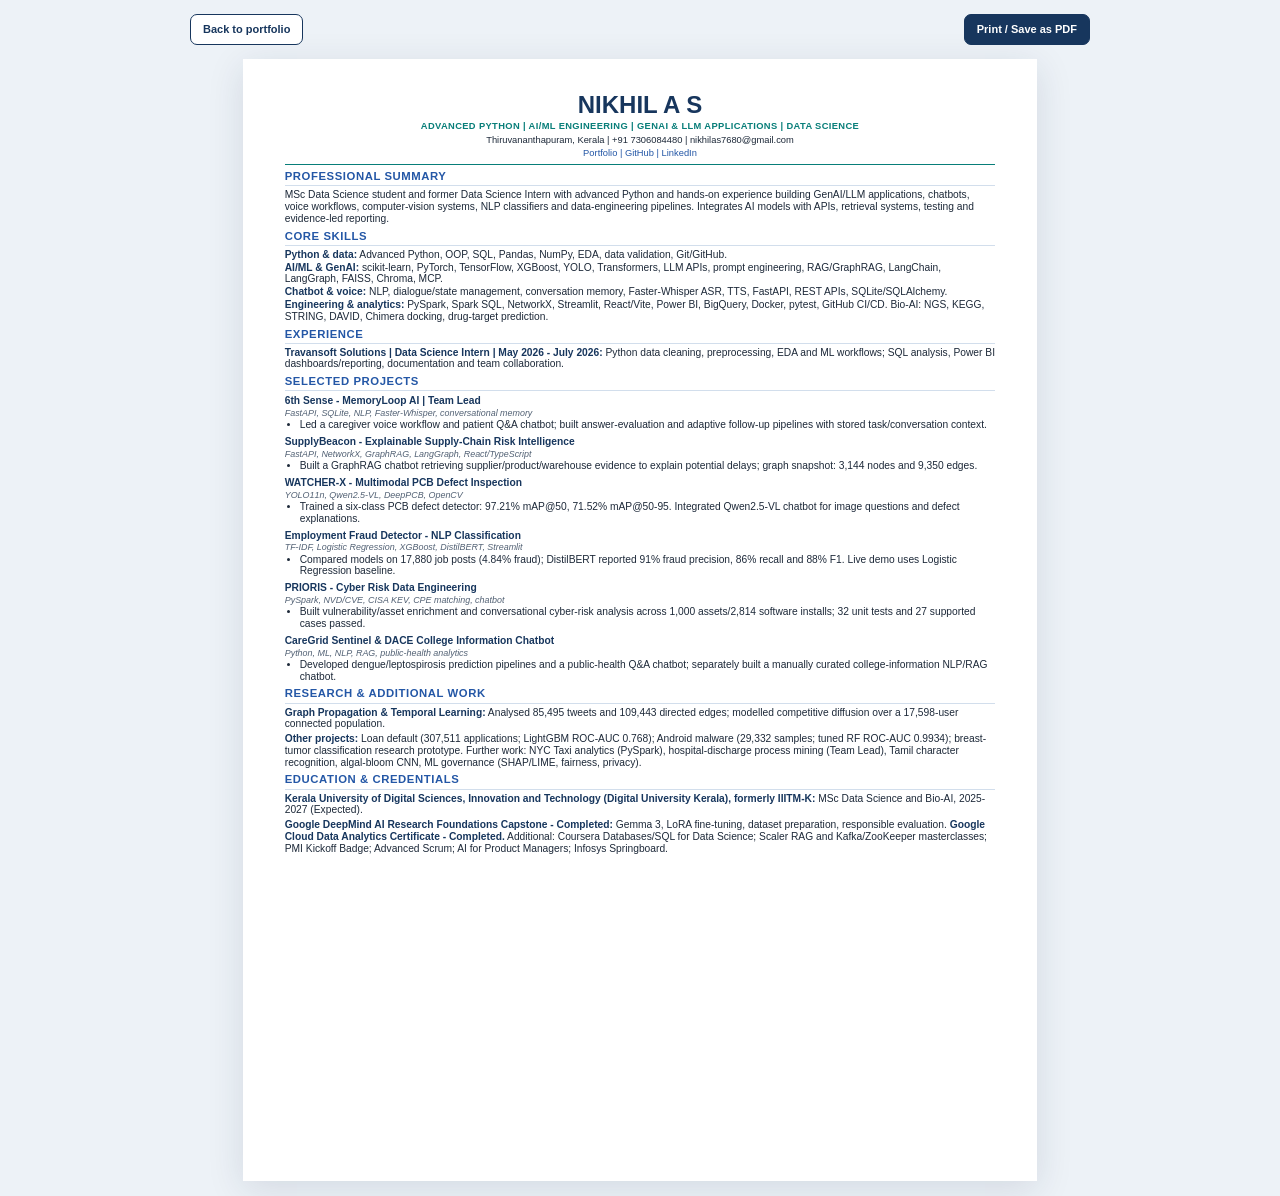
<file: quick-apply-cv.html>
<!doctype html>
<html lang="en"><head><meta charset="utf-8"><meta name="viewport" content="width=device-width, initial-scale=1"><meta name="description" content="One-page CV of Nikhil A S - Data Science, AI/ML, GenAI, LLMs, chatbot and voice AI."><title>Nikhil A S | Quick-Apply CV</title>
<style>
:root{--navy:#17365d;--blue:#2457a6;--teal:#087e79;--ink:#1d2939;--muted:#526174;--line:#d2deec}
*{box-sizing:border-box}body{margin:0;background:#edf2f7;color:var(--ink);font:7.7pt/1.15 Arial,Helvetica,sans-serif}
.toolbar{max-width:900px;margin:14px auto;display:flex;justify-content:space-between;gap:8px}
.toolbar a,.toolbar button{border:1px solid var(--navy);border-radius:7px;padding:8px 12px;background:var(--navy);color:#fff;text-decoration:none;font-size:11px;font-weight:bold;cursor:pointer}.toolbar .light{background:#fff;color:var(--navy)}
.sheet{width:210mm;min-height:297mm;margin:0 auto 15px;background:#fff;padding:9mm 11mm;box-shadow:0 8px 35px rgba(22,42,77,.12)}
h1{text-align:center;font-size:18pt;line-height:1;margin:0;color:var(--navy)}
.tag{text-align:center;color:var(--teal);font-weight:bold;font-size:7pt;letter-spacing:.04em;margin:4px 0}
.contact,.links{text-align:center;margin:2px 0;font-size:7pt}.links{color:var(--blue);margin-bottom:5px}.rule{height:1.5px;background:var(--teal);margin:5px 0}
h2{font-size:8.5pt;color:var(--blue);margin:5px 0 3px;border-bottom:1px solid var(--line);padding-bottom:2px;text-transform:uppercase;letter-spacing:.05em}
p{margin:2px 0 3px}.skills p{margin:1px 0}strong,.role{color:var(--navy)}.role{font-weight:bold;margin:4px 0 1px}
.stack{font-style:italic;color:var(--muted);font-size:6.7pt;margin:0 0 1px}
ul{margin:1px 0 4px;padding-left:15px}li{margin:1px 0}
.project{margin:3px 0 5px;break-inside:avoid}
a{color:var(--blue);text-decoration:none}
@media(max-width:760px){.sheet{width:100%;margin:0;padding:18px 15px;box-shadow:none}.toolbar{padding:0 10px;flex-wrap:wrap}}
@media print{@page{size:A4;margin:0}body{background:#fff;font-size:7.1pt}.toolbar{display:none}.sheet{width:210mm;height:297mm;min-height:297mm;margin:0;box-shadow:none;padding:8.5mm 10mm;overflow:hidden;page-break-after:avoid;break-after:avoid}a{color:inherit}}
</style></head><body>
<div class="toolbar"><a class="light" href="./#cv">Back to portfolio</a><button onclick="window.print()">Print / Save as PDF</button></div>
<main class="sheet">
<header><h1>NIKHIL A S</h1><p class="tag">ADVANCED PYTHON | AI/ML ENGINEERING | GENAI &amp; LLM APPLICATIONS | DATA SCIENCE</p><p class="contact">Thiruvananthapuram, Kerala | +91 7306084480 | nikhilas7680@gmail.com</p><p class="links"><a href="https://nikhilasds25-bit.github.io">Portfolio</a> | <a href="https://github.com/nikhilasds25-bit">GitHub</a> | <a href="https://linkedin.com/in/nikhil-a-s-a11679263">LinkedIn</a></p><div class="rule"></div></header>
<h2>Professional Summary</h2><p>MSc Data Science student and former Data Science Intern with advanced Python and hands-on experience building GenAI/LLM applications, chatbots, voice workflows, computer-vision systems, NLP classifiers and data-engineering pipelines. Integrates AI models with APIs, retrieval systems, testing and evidence-led reporting.</p>
<h2>Core Skills</h2><div class="skills">
<p><strong>Python &amp; data:</strong> Advanced Python, OOP, SQL, Pandas, NumPy, EDA, data validation, Git/GitHub.</p>
<p><strong>AI/ML &amp; GenAI:</strong> scikit-learn, PyTorch, TensorFlow, XGBoost, YOLO, Transformers, LLM APIs, prompt engineering, RAG/GraphRAG, LangChain, LangGraph, FAISS, Chroma, MCP.</p>
<p><strong>Chatbot &amp; voice:</strong> NLP, dialogue/state management, conversation memory, Faster-Whisper ASR, TTS, FastAPI, REST APIs, SQLite/SQLAlchemy.</p>
<p><strong>Engineering &amp; analytics:</strong> PySpark, Spark SQL, NetworkX, Streamlit, React/Vite, Power BI, BigQuery, Docker, pytest, GitHub CI/CD. Bio-AI: NGS, KEGG, STRING, DAVID, Chimera docking, drug-target prediction.</p></div>
<h2>Experience</h2><p><strong>Travansoft Solutions | Data Science Intern | May 2026 - July 2026:</strong> Python data cleaning, preprocessing, EDA and ML workflows; SQL analysis, Power BI dashboards/reporting, documentation and team collaboration.</p>
<h2>Selected Projects</h2>
<div class="project"><p class="role">6th Sense - MemoryLoop AI | Team Lead</p><p class="stack">FastAPI, SQLite, NLP, Faster-Whisper, conversational memory</p><ul><li>Led a caregiver voice workflow and patient Q&amp;A chatbot; built answer-evaluation and adaptive follow-up pipelines with stored task/conversation context.</li></ul></div>
<div class="project"><p class="role">SupplyBeacon - Explainable Supply-Chain Risk Intelligence</p><p class="stack">FastAPI, NetworkX, GraphRAG, LangGraph, React/TypeScript</p><ul><li>Built a GraphRAG chatbot retrieving supplier/product/warehouse evidence to explain potential delays; graph snapshot: 3,144 nodes and 9,350 edges.</li></ul></div>
<div class="project"><p class="role">WATCHER-X - Multimodal PCB Defect Inspection</p><p class="stack">YOLO11n, Qwen2.5-VL, DeepPCB, OpenCV</p><ul><li>Trained a six-class PCB defect detector: 97.21% mAP@50, 71.52% mAP@50-95. Integrated Qwen2.5-VL chatbot for image questions and defect explanations.</li></ul></div>
<div class="project"><p class="role">Employment Fraud Detector - NLP Classification</p><p class="stack">TF-IDF, Logistic Regression, XGBoost, DistilBERT, Streamlit</p><ul><li>Compared models on 17,880 job posts (4.84% fraud); DistilBERT reported 91% fraud precision, 86% recall and 88% F1. Live demo uses Logistic Regression baseline.</li></ul></div>
<div class="project"><p class="role">PRIORIS - Cyber Risk Data Engineering</p><p class="stack">PySpark, NVD/CVE, CISA KEV, CPE matching, chatbot</p><ul><li>Built vulnerability/asset enrichment and conversational cyber-risk analysis across 1,000 assets/2,814 software installs; 32 unit tests and 27 supported cases passed.</li></ul></div>
<div class="project"><p class="role">CareGrid Sentinel &amp; DACE College Information Chatbot</p><p class="stack">Python, ML, NLP, RAG, public-health analytics</p><ul><li>Developed dengue/leptospirosis prediction pipelines and a public-health Q&amp;A chatbot; separately built a manually curated college-information NLP/RAG chatbot.</li></ul></div>
<h2>Research &amp; Additional Work</h2>
<p><strong>Graph Propagation &amp; Temporal Learning:</strong> Analysed 85,495 tweets and 109,443 directed edges; modelled competitive diffusion over a 17,598-user connected population.</p>
<p><strong>Other projects:</strong> Loan default (307,511 applications; LightGBM ROC-AUC 0.768); Android malware (29,332 samples; tuned RF ROC-AUC 0.9934); breast-tumor classification research prototype. Further work: NYC Taxi analytics (PySpark), hospital-discharge process mining (Team Lead), Tamil character recognition, algal-bloom CNN, ML governance (SHAP/LIME, fairness, privacy).</p>
<h2>Education &amp; Credentials</h2>
<p><strong>Kerala University of Digital Sciences, Innovation and Technology (Digital University Kerala), formerly IIITM-K:</strong> MSc Data Science and Bio-AI, 2025-2027 (Expected).</p>
<p><strong>Google DeepMind AI Research Foundations Capstone - Completed:</strong> Gemma 3, LoRA fine-tuning, dataset preparation, responsible evaluation. <strong>Google Cloud Data Analytics Certificate - Completed.</strong> Additional: Coursera Databases/SQL for Data Science; Scaler RAG and Kafka/ZooKeeper masterclasses; PMI Kickoff Badge; Advanced Scrum; AI for Product Managers; Infosys Springboard.</p>
</main></body></html>
</file>
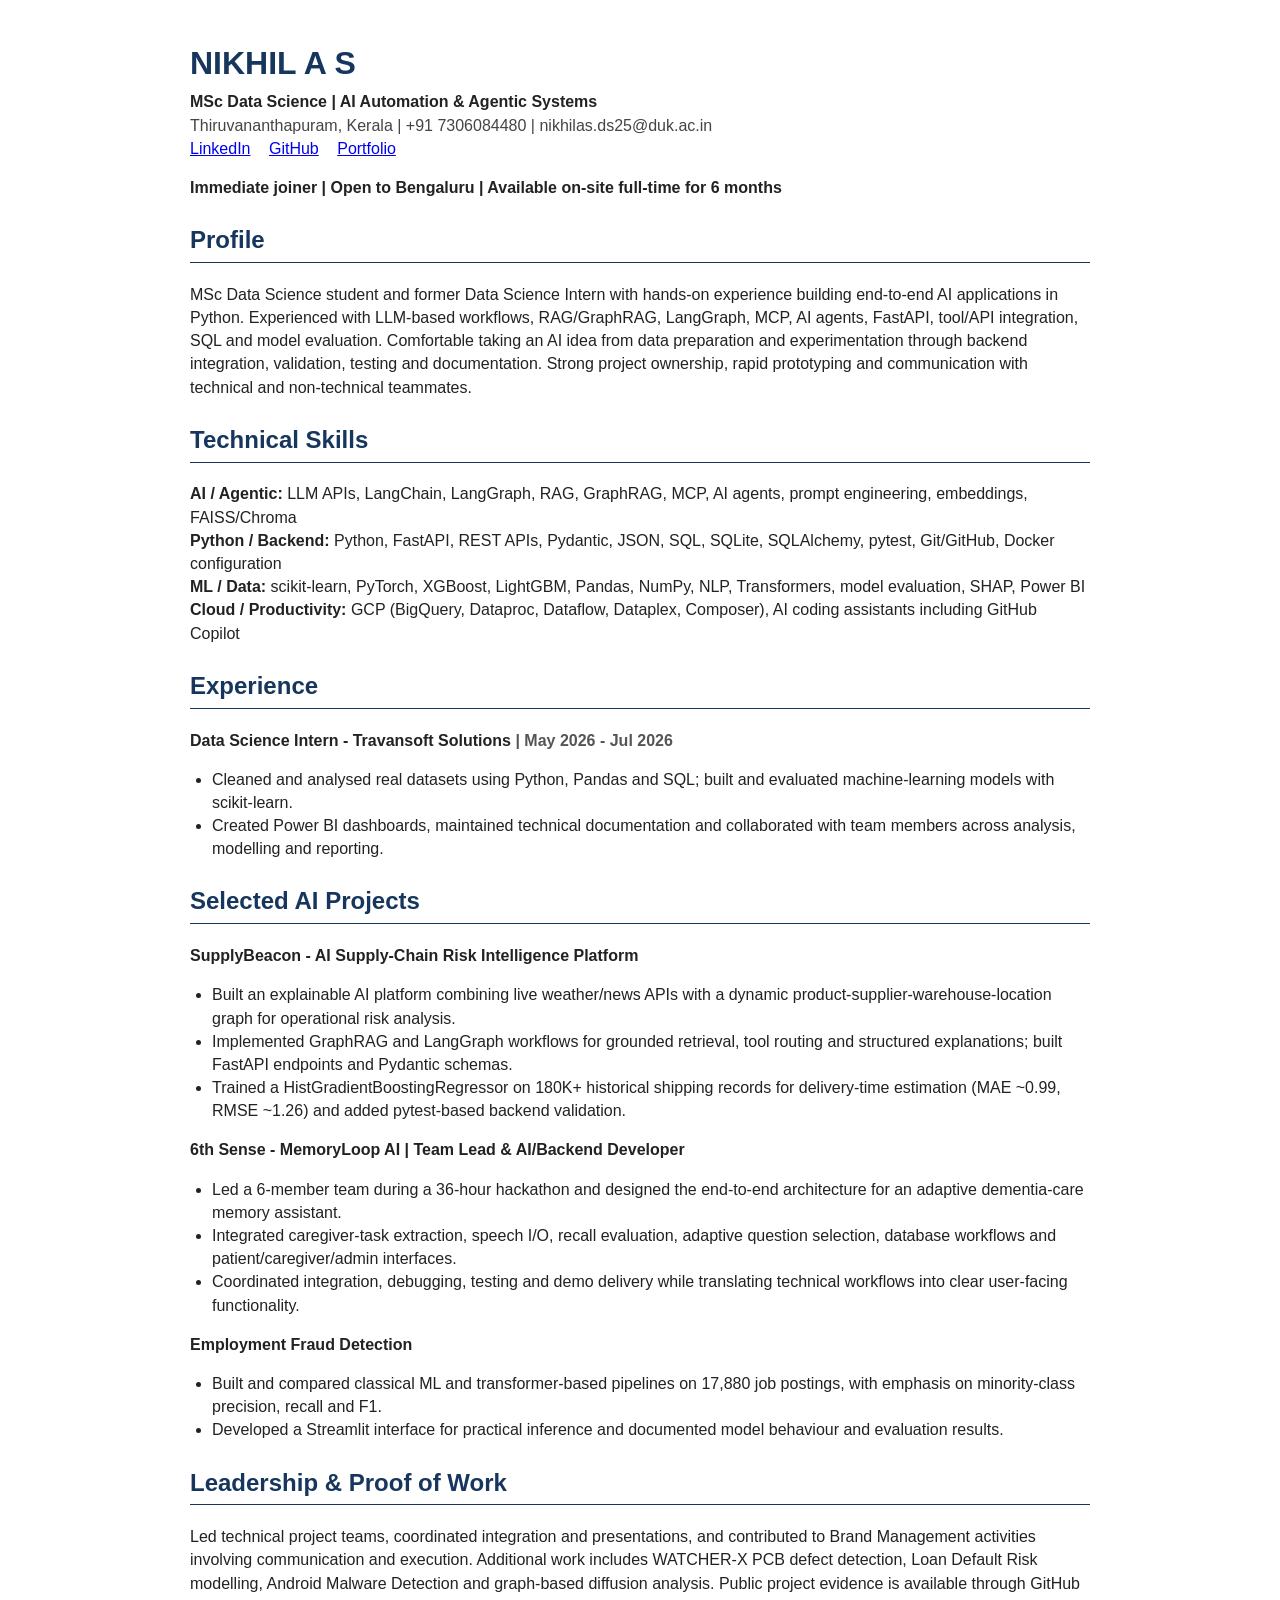
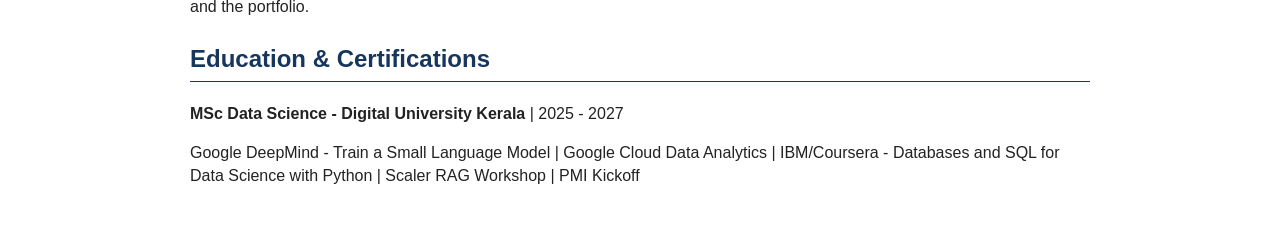
<file: resume-waterscience.html>
<!doctype html>
<html lang="en">
<head>
<meta charset="utf-8">
<meta name="viewport" content="width=device-width, initial-scale=1">
<title>Nikhil A S - AI Automation & Agentic Systems Resume</title>
<style>
body{font-family:Arial,Helvetica,sans-serif;max-width:900px;margin:40px auto;padding:0 20px;line-height:1.45;color:#222}
h1{margin-bottom:4px;color:#17365D} h2{color:#17365D;border-bottom:1px solid #17365D;padding-bottom:4px;margin-top:24px}
.meta,.links{color:#444}.links a{margin-right:14px}.tag{font-weight:700}
ul{padding-left:22px} .role{font-weight:700}.sub{color:#555}.project{margin-top:14px}
@media print{body{max-width:none;margin:0;padding:0 12mm;font-size:11pt}a{color:#000;text-decoration:none}}
</style>
</head>
<body>
<h1>NIKHIL A S</h1>
<div class="tag">MSc Data Science | AI Automation & Agentic Systems</div>
<div class="meta">Thiruvananthapuram, Kerala | +91 7306084480 | nikhilas.ds25@duk.ac.in</div>
<div class="links">
<a href="https://linkedin.com/in/nikhil-a-s-a11679263">LinkedIn</a>
<a href="https://github.com/nikhilasds25-bit">GitHub</a>
<a href="https://nikhilasds25-bit.github.io">Portfolio</a>
</div>
<p><strong>Immediate joiner | Open to Bengaluru | Available on-site full-time for 6 months</strong></p>

<h2>Profile</h2>
<p>MSc Data Science student and former Data Science Intern with hands-on experience building end-to-end AI applications in Python. Experienced with LLM-based workflows, RAG/GraphRAG, LangGraph, MCP, AI agents, FastAPI, tool/API integration, SQL and model evaluation. Comfortable taking an AI idea from data preparation and experimentation through backend integration, validation, testing and documentation. Strong project ownership, rapid prototyping and communication with technical and non-technical teammates.</p>

<h2>Technical Skills</h2>
<p><strong>AI / Agentic:</strong> LLM APIs, LangChain, LangGraph, RAG, GraphRAG, MCP, AI agents, prompt engineering, embeddings, FAISS/Chroma<br>
<strong>Python / Backend:</strong> Python, FastAPI, REST APIs, Pydantic, JSON, SQL, SQLite, SQLAlchemy, pytest, Git/GitHub, Docker configuration<br>
<strong>ML / Data:</strong> scikit-learn, PyTorch, XGBoost, LightGBM, Pandas, NumPy, NLP, Transformers, model evaluation, SHAP, Power BI<br>
<strong>Cloud / Productivity:</strong> GCP (BigQuery, Dataproc, Dataflow, Dataplex, Composer), AI coding assistants including GitHub Copilot</p>

<h2>Experience</h2>
<p class="role">Data Science Intern - Travansoft Solutions <span class="sub">| May 2026 - Jul 2026</span></p>
<ul>
<li>Cleaned and analysed real datasets using Python, Pandas and SQL; built and evaluated machine-learning models with scikit-learn.</li>
<li>Created Power BI dashboards, maintained technical documentation and collaborated with team members across analysis, modelling and reporting.</li>
</ul>

<h2>Selected AI Projects</h2>
<div class="project"><p class="role">SupplyBeacon - AI Supply-Chain Risk Intelligence Platform</p>
<ul>
<li>Built an explainable AI platform combining live weather/news APIs with a dynamic product-supplier-warehouse-location graph for operational risk analysis.</li>
<li>Implemented GraphRAG and LangGraph workflows for grounded retrieval, tool routing and structured explanations; built FastAPI endpoints and Pydantic schemas.</li>
<li>Trained a HistGradientBoostingRegressor on 180K+ historical shipping records for delivery-time estimation (MAE ~0.99, RMSE ~1.26) and added pytest-based backend validation.</li>
</ul></div>

<div class="project"><p class="role">6th Sense - MemoryLoop AI | Team Lead & AI/Backend Developer</p>
<ul>
<li>Led a 6-member team during a 36-hour hackathon and designed the end-to-end architecture for an adaptive dementia-care memory assistant.</li>
<li>Integrated caregiver-task extraction, speech I/O, recall evaluation, adaptive question selection, database workflows and patient/caregiver/admin interfaces.</li>
<li>Coordinated integration, debugging, testing and demo delivery while translating technical workflows into clear user-facing functionality.</li>
</ul></div>

<div class="project"><p class="role">Employment Fraud Detection</p>
<ul>
<li>Built and compared classical ML and transformer-based pipelines on 17,880 job postings, with emphasis on minority-class precision, recall and F1.</li>
<li>Developed a Streamlit interface for practical inference and documented model behaviour and evaluation results.</li>
</ul></div>

<h2>Leadership & Proof of Work</h2>
<p>Led technical project teams, coordinated integration and presentations, and contributed to Brand Management activities involving communication and execution. Additional work includes WATCHER-X PCB defect detection, Loan Default Risk modelling, Android Malware Detection and graph-based diffusion analysis. Public project evidence is available through GitHub and the portfolio.</p>

<h2>Education & Certifications</h2>
<p><strong>MSc Data Science - Digital University Kerala</strong> | 2025 - 2027</p>
<p>Google DeepMind - Train a Small Language Model | Google Cloud Data Analytics | IBM/Coursera - Databases and SQL for Data Science with Python | Scaler RAG Workshop | PMI Kickoff</p>
</body>
</html>
</file>
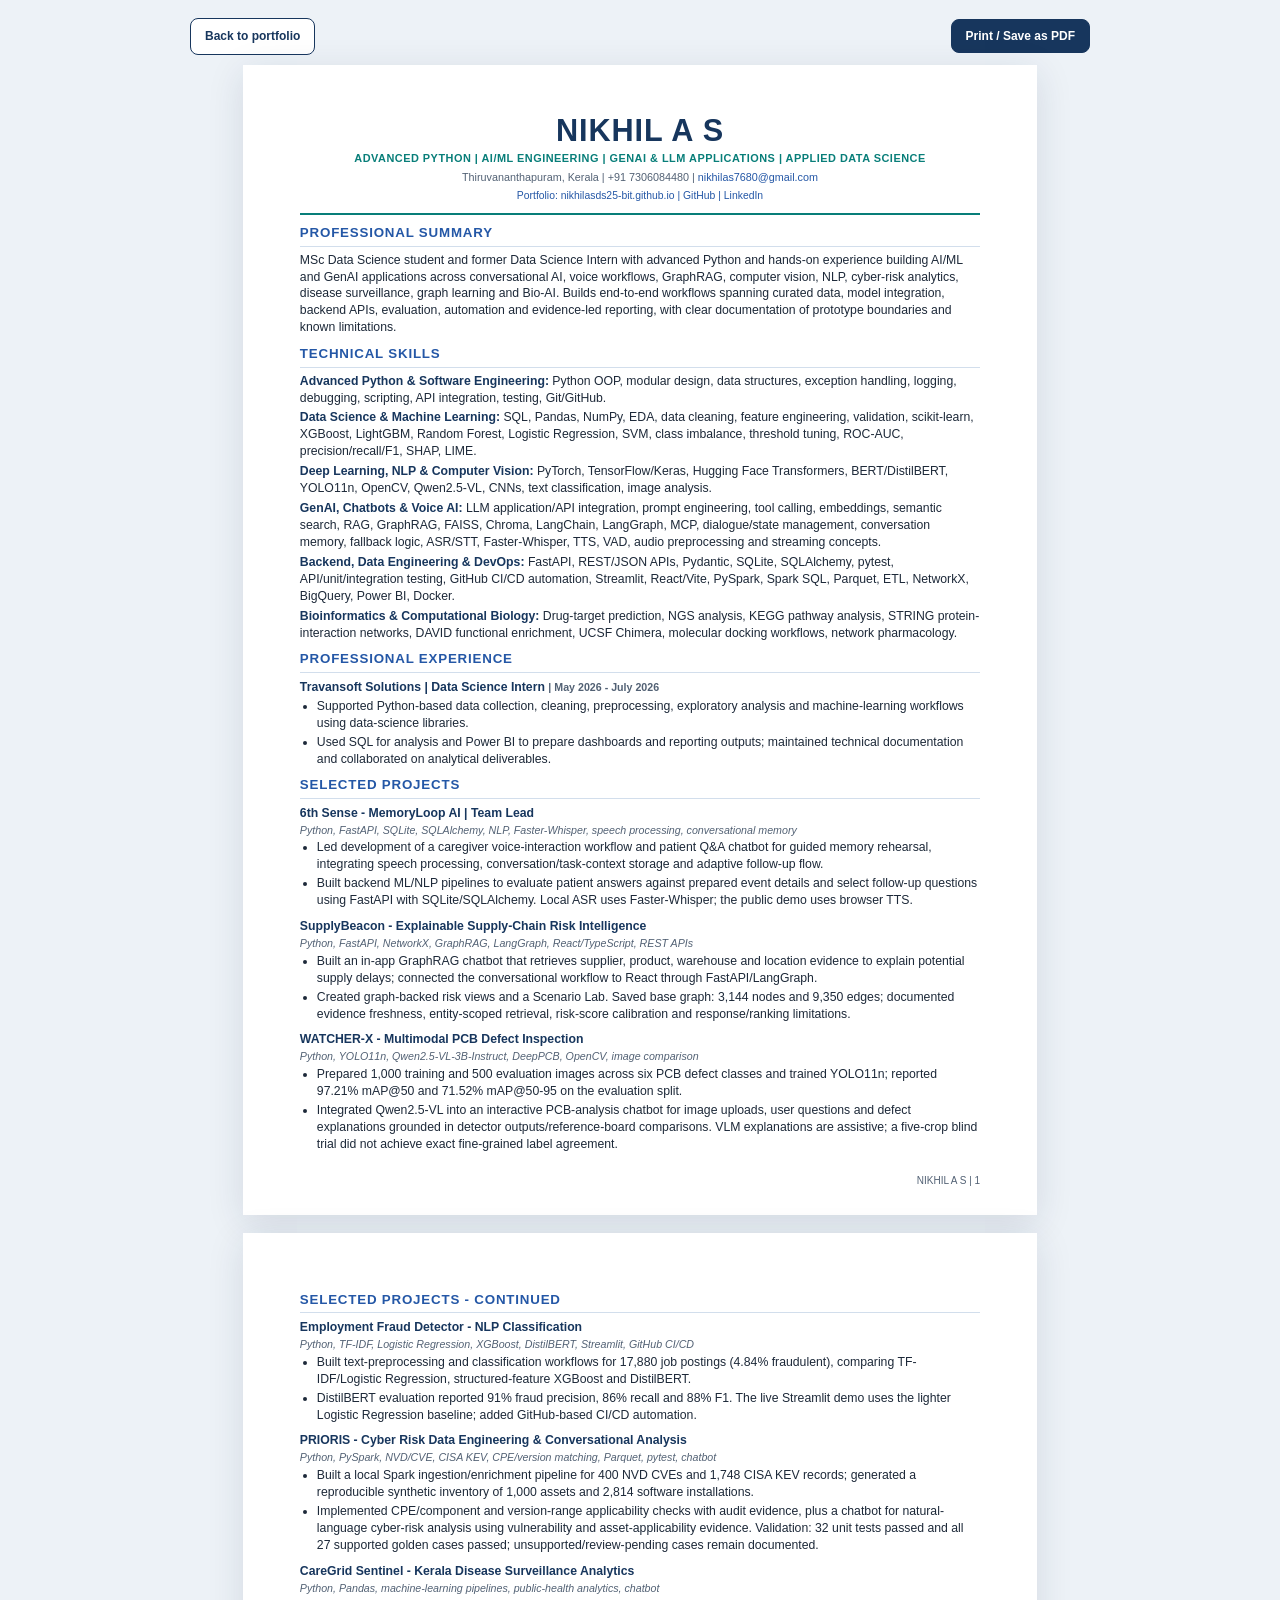
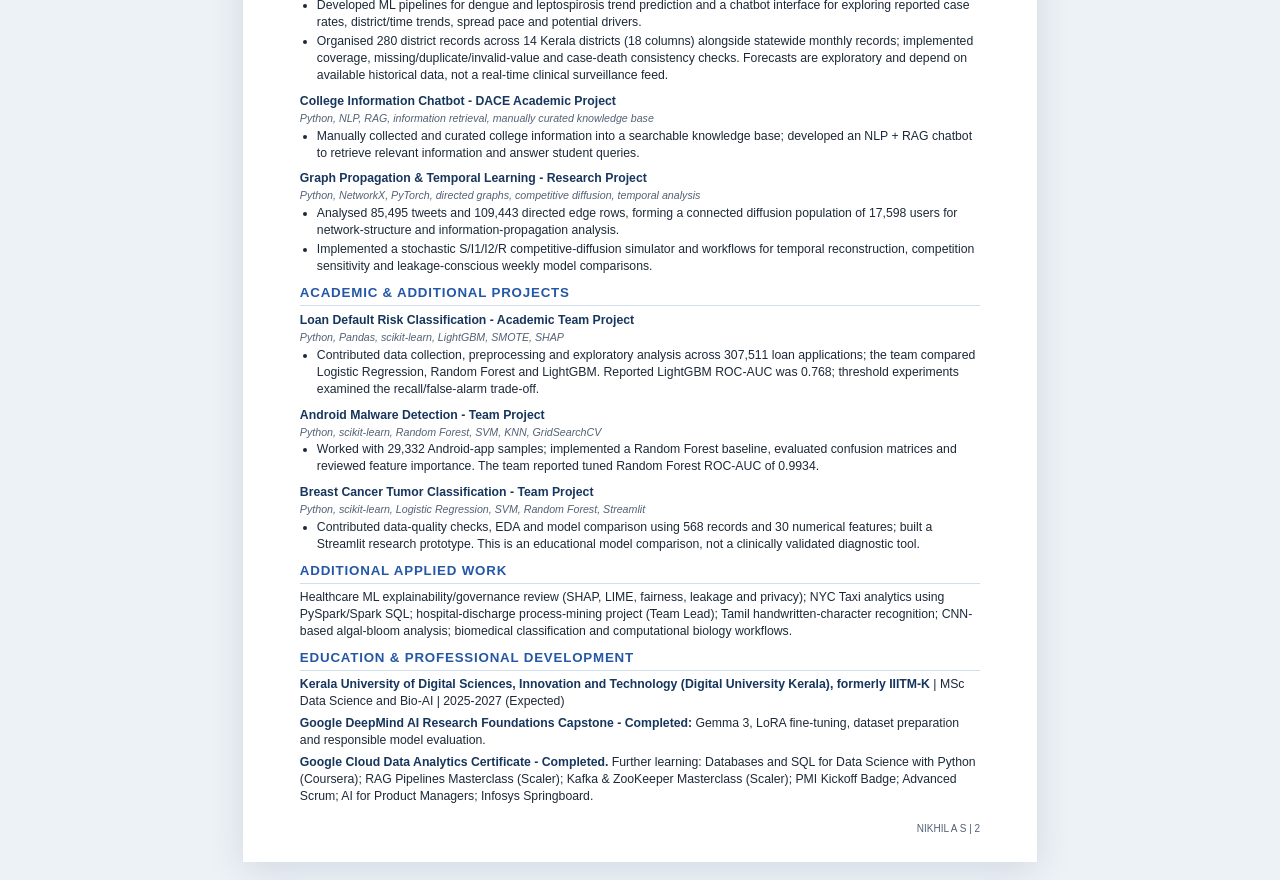
<file: resume.html>
<!doctype html>
<html lang="en">
<head>
<meta charset="utf-8">
<meta name="viewport" content="width=device-width, initial-scale=1">
<meta name="description" content="Complete CV of Nikhil A S - MSc Data Science, AI/ML engineering, GenAI, LLM applications, chatbots, voice AI, computer vision and applied data science.">
<title>Nikhil A S | Master CV</title>
<style>
:root{--navy:#17365d;--blue:#2457a6;--teal:#087e79;--ink:#1d2939;--muted:#526174;--line:#d2deec;--paper:#fff}
*{box-sizing:border-box}body{margin:0;background:#edf2f7;color:var(--ink);font:9.2pt/1.38 Arial,Helvetica,sans-serif}
.toolbar{max-width:900px;margin:18px auto 10px;display:flex;justify-content:space-between;gap:10px;align-items:center}
.toolbar a,.toolbar button{border:1px solid var(--navy);border-radius:8px;padding:9px 14px;background:var(--navy);color:white;text-decoration:none;font-weight:700;font-size:12px;cursor:pointer}.toolbar .light{background:white;color:var(--navy)}
.sheet{width:210mm;min-height:297mm;margin:0 auto 18px;background:var(--paper);padding:13mm 15mm 14mm;box-shadow:0 8px 35px rgba(22,42,77,.12);position:relative}
h1{margin:0;text-align:center;color:var(--navy);font-size:23pt;line-height:1.05;letter-spacing:.03em}
.tagline{text-align:center;color:var(--teal);font-weight:bold;font-size:8.2pt;letter-spacing:.045em;margin:5px 0 4px}
.contact{text-align:center;color:var(--muted);font-size:8.1pt;margin:3px 0}
.links{text-align:center;font-size:7.8pt;margin:4px 0 10px;color:var(--blue)}
a{color:var(--blue);text-decoration:none}
.header-rule{height:2px;background:var(--teal);margin:8px 0 9px}
h2{font-size:10pt;color:var(--blue);text-transform:uppercase;letter-spacing:.06em;border-bottom:1px solid var(--line);padding-bottom:3px;margin:9px 0 5px}
p{margin:3px 0 5px}
.skills p{margin:3px 0}
strong{color:var(--navy)}
.role{font-weight:bold;color:var(--navy);margin:6px 0 1px}
.stack{font-style:italic;font-size:8pt;color:var(--muted);margin:0 0 2px}
ul{margin:2px 0 7px;padding-left:17px}li{margin:2px 0}
.project{margin:6px 0 9px;break-inside:avoid}
.small{font-size:8pt;color:var(--muted)}
.page-num{position:absolute;bottom:7mm;right:15mm;color:var(--muted);font-size:7.5pt}
.page2{padding-top:13mm}
@media(max-width:760px){.sheet{width:100%;min-height:0;margin:0;padding:22px 18px;box-shadow:none}.toolbar{padding:0 12px;flex-wrap:wrap}}
@media print{
 @page{size:A4;margin:0}
 body{background:#fff;font-size:8.3pt}
 .toolbar{display:none}
 .sheet{width:210mm;height:297mm;min-height:297mm;margin:0;box-shadow:none;padding:12mm 14mm 13mm;overflow:hidden;page-break-after:always;break-after:page}
 .sheet:last-of-type{page-break-after:auto;break-after:auto}
 a{color:inherit}
 .page-num{bottom:6mm;right:14mm}
}
</style>
</head>
<body>
<div class="toolbar"><a class="light" href="./#cv">Back to portfolio</a><button onclick="window.print()">Print / Save as PDF</button></div>
<main>
<section class="sheet">
<header>
<h1>NIKHIL A S</h1>
<p class="tagline">ADVANCED PYTHON | AI/ML ENGINEERING | GENAI &amp; LLM APPLICATIONS | APPLIED DATA SCIENCE</p>
<p class="contact">Thiruvananthapuram, Kerala | +91 7306084480 | <a href="mailto:nikhilas7680@gmail.com">nikhilas7680@gmail.com</a></p>
<p class="links"><a href="https://nikhilasds25-bit.github.io">Portfolio: nikhilasds25-bit.github.io</a> | <a href="https://github.com/nikhilasds25-bit">GitHub</a> | <a href="https://linkedin.com/in/nikhil-a-s-a11679263">LinkedIn</a></p>
<div class="header-rule"></div>
</header>
<h2>Professional Summary</h2>
<p>MSc Data Science student and former Data Science Intern with advanced Python and hands-on experience building AI/ML and GenAI applications across conversational AI, voice workflows, GraphRAG, computer vision, NLP, cyber-risk analytics, disease surveillance, graph learning and Bio-AI. Builds end-to-end workflows spanning curated data, model integration, backend APIs, evaluation, automation and evidence-led reporting, with clear documentation of prototype boundaries and known limitations.</p>
<h2>Technical Skills</h2>
<div class="skills">
<p><strong>Advanced Python &amp; Software Engineering:</strong> Python OOP, modular design, data structures, exception handling, logging, debugging, scripting, API integration, testing, Git/GitHub.</p>
<p><strong>Data Science &amp; Machine Learning:</strong> SQL, Pandas, NumPy, EDA, data cleaning, feature engineering, validation, scikit-learn, XGBoost, LightGBM, Random Forest, Logistic Regression, SVM, class imbalance, threshold tuning, ROC-AUC, precision/recall/F1, SHAP, LIME.</p>
<p><strong>Deep Learning, NLP &amp; Computer Vision:</strong> PyTorch, TensorFlow/Keras, Hugging Face Transformers, BERT/DistilBERT, YOLO11n, OpenCV, Qwen2.5-VL, CNNs, text classification, image analysis.</p>
<p><strong>GenAI, Chatbots &amp; Voice AI:</strong> LLM application/API integration, prompt engineering, tool calling, embeddings, semantic search, RAG, GraphRAG, FAISS, Chroma, LangChain, LangGraph, MCP, dialogue/state management, conversation memory, fallback logic, ASR/STT, Faster-Whisper, TTS, VAD, audio preprocessing and streaming concepts.</p>
<p><strong>Backend, Data Engineering &amp; DevOps:</strong> FastAPI, REST/JSON APIs, Pydantic, SQLite, SQLAlchemy, pytest, API/unit/integration testing, GitHub CI/CD automation, Streamlit, React/Vite, PySpark, Spark SQL, Parquet, ETL, NetworkX, BigQuery, Power BI, Docker.</p>
<p><strong>Bioinformatics &amp; Computational Biology:</strong> Drug-target prediction, NGS analysis, KEGG pathway analysis, STRING protein-interaction networks, DAVID functional enrichment, UCSF Chimera, molecular docking workflows, network pharmacology.</p>
</div>
<h2>Professional Experience</h2>
<p class="role">Travansoft Solutions | Data Science Intern <span class="small">| May 2026 - July 2026</span></p>
<ul><li>Supported Python-based data collection, cleaning, preprocessing, exploratory analysis and machine-learning workflows using data-science libraries.</li><li>Used SQL for analysis and Power BI to prepare dashboards and reporting outputs; maintained technical documentation and collaborated on analytical deliverables.</li></ul>
<h2>Selected Projects</h2>
<div class="project">
<p class="role">6th Sense - MemoryLoop AI | Team Lead</p>
<p class="stack">Python, FastAPI, SQLite, SQLAlchemy, NLP, Faster-Whisper, speech processing, conversational memory</p>
<ul><li>Led development of a caregiver voice-interaction workflow and patient Q&amp;A chatbot for guided memory rehearsal, integrating speech processing, conversation/task-context storage and adaptive follow-up flow.</li><li>Built backend ML/NLP pipelines to evaluate patient answers against prepared event details and select follow-up questions using FastAPI with SQLite/SQLAlchemy. Local ASR uses Faster-Whisper; the public demo uses browser TTS.</li></ul>
</div>
<div class="project">
<p class="role">SupplyBeacon - Explainable Supply-Chain Risk Intelligence</p>
<p class="stack">Python, FastAPI, NetworkX, GraphRAG, LangGraph, React/TypeScript, REST APIs</p>
<ul><li>Built an in-app GraphRAG chatbot that retrieves supplier, product, warehouse and location evidence to explain potential supply delays; connected the conversational workflow to React through FastAPI/LangGraph.</li><li>Created graph-backed risk views and a Scenario Lab. Saved base graph: 3,144 nodes and 9,350 edges; documented evidence freshness, entity-scoped retrieval, risk-score calibration and response/ranking limitations.</li></ul>
</div>
<div class="project">
<p class="role">WATCHER-X - Multimodal PCB Defect Inspection</p>
<p class="stack">Python, YOLO11n, Qwen2.5-VL-3B-Instruct, DeepPCB, OpenCV, image comparison</p>
<ul><li>Prepared 1,000 training and 500 evaluation images across six PCB defect classes and trained YOLO11n; reported 97.21% mAP@50 and 71.52% mAP@50-95 on the evaluation split.</li><li>Integrated Qwen2.5-VL into an interactive PCB-analysis chatbot for image uploads, user questions and defect explanations grounded in detector outputs/reference-board comparisons. VLM explanations are assistive; a five-crop blind trial did not achieve exact fine-grained label agreement.</li></ul>
</div>
<div class="page-num">NIKHIL A S | 1</div>
</section>
<section class="sheet page2">
<h2>Selected Projects - Continued</h2>
<div class="project">
<p class="role">Employment Fraud Detector - NLP Classification</p>
<p class="stack">Python, TF-IDF, Logistic Regression, XGBoost, DistilBERT, Streamlit, GitHub CI/CD</p>
<ul><li>Built text-preprocessing and classification workflows for 17,880 job postings (4.84% fraudulent), comparing TF-IDF/Logistic Regression, structured-feature XGBoost and DistilBERT.</li><li>DistilBERT evaluation reported 91% fraud precision, 86% recall and 88% F1. The live Streamlit demo uses the lighter Logistic Regression baseline; added GitHub-based CI/CD automation.</li></ul>
</div>
<div class="project">
<p class="role">PRIORIS - Cyber Risk Data Engineering &amp; Conversational Analysis</p>
<p class="stack">Python, PySpark, NVD/CVE, CISA KEV, CPE/version matching, Parquet, pytest, chatbot</p>
<ul><li>Built a local Spark ingestion/enrichment pipeline for 400 NVD CVEs and 1,748 CISA KEV records; generated a reproducible synthetic inventory of 1,000 assets and 2,814 software installations.</li><li>Implemented CPE/component and version-range applicability checks with audit evidence, plus a chatbot for natural-language cyber-risk analysis using vulnerability and asset-applicability evidence. Validation: 32 unit tests passed and all 27 supported golden cases passed; unsupported/review-pending cases remain documented.</li></ul>
</div>
<div class="project">
<p class="role">CareGrid Sentinel - Kerala Disease Surveillance Analytics</p>
<p class="stack">Python, Pandas, machine-learning pipelines, public-health analytics, chatbot</p>
<ul><li>Developed ML pipelines for dengue and leptospirosis trend prediction and a chatbot interface for exploring reported case rates, district/time trends, spread pace and potential drivers.</li><li>Organised 280 district records across 14 Kerala districts (18 columns) alongside statewide monthly records; implemented coverage, missing/duplicate/invalid-value and case-death consistency checks. Forecasts are exploratory and depend on available historical data, not a real-time clinical surveillance feed.</li></ul>
</div>
<div class="project">
<p class="role">College Information Chatbot - DACE Academic Project</p>
<p class="stack">Python, NLP, RAG, information retrieval, manually curated knowledge base</p>
<ul><li>Manually collected and curated college information into a searchable knowledge base; developed an NLP + RAG chatbot to retrieve relevant information and answer student queries.</li></ul>
</div>
<div class="project">
<p class="role">Graph Propagation &amp; Temporal Learning - Research Project</p>
<p class="stack">Python, NetworkX, PyTorch, directed graphs, competitive diffusion, temporal analysis</p>
<ul><li>Analysed 85,495 tweets and 109,443 directed edge rows, forming a connected diffusion population of 17,598 users for network-structure and information-propagation analysis.</li><li>Implemented a stochastic S/I1/I2/R competitive-diffusion simulator and workflows for temporal reconstruction, competition sensitivity and leakage-conscious weekly model comparisons.</li></ul>
</div>
<h2>Academic &amp; Additional Projects</h2>
<div class="project">
<p class="role">Loan Default Risk Classification - Academic Team Project</p>
<p class="stack">Python, Pandas, scikit-learn, LightGBM, SMOTE, SHAP</p>
<ul><li>Contributed data collection, preprocessing and exploratory analysis across 307,511 loan applications; the team compared Logistic Regression, Random Forest and LightGBM. Reported LightGBM ROC-AUC was 0.768; threshold experiments examined the recall/false-alarm trade-off.</li></ul>
</div>
<div class="project">
<p class="role">Android Malware Detection - Team Project</p>
<p class="stack">Python, scikit-learn, Random Forest, SVM, KNN, GridSearchCV</p>
<ul><li>Worked with 29,332 Android-app samples; implemented a Random Forest baseline, evaluated confusion matrices and reviewed feature importance. The team reported tuned Random Forest ROC-AUC of 0.9934.</li></ul>
</div>
<div class="project">
<p class="role">Breast Cancer Tumor Classification - Team Project</p>
<p class="stack">Python, scikit-learn, Logistic Regression, SVM, Random Forest, Streamlit</p>
<ul><li>Contributed data-quality checks, EDA and model comparison using 568 records and 30 numerical features; built a Streamlit research prototype. This is an educational model comparison, not a clinically validated diagnostic tool.</li></ul>
</div>
<h2>Additional Applied Work</h2>
<p>Healthcare ML explainability/governance review (SHAP, LIME, fairness, leakage and privacy); NYC Taxi analytics using PySpark/Spark SQL; hospital-discharge process-mining project (Team Lead); Tamil handwritten-character recognition; CNN-based algal-bloom analysis; biomedical classification and computational biology workflows.</p>
<h2>Education &amp; Professional Development</h2>
<p><strong>Kerala University of Digital Sciences, Innovation and Technology (Digital University Kerala), formerly IIITM-K</strong> | MSc Data Science and Bio-AI | 2025-2027 (Expected)</p>
<p><strong>Google DeepMind AI Research Foundations Capstone - Completed:</strong> Gemma 3, LoRA fine-tuning, dataset preparation and responsible model evaluation.</p>
<p><strong>Google Cloud Data Analytics Certificate - Completed.</strong> Further learning: Databases and SQL for Data Science with Python (Coursera); RAG Pipelines Masterclass (Scaler); Kafka &amp; ZooKeeper Masterclass (Scaler); PMI Kickoff Badge; Advanced Scrum; AI for Product Managers; Infosys Springboard.</p>
<div class="page-num">NIKHIL A S | 2</div>
</section>
</main>
</body>
</html>
</file>
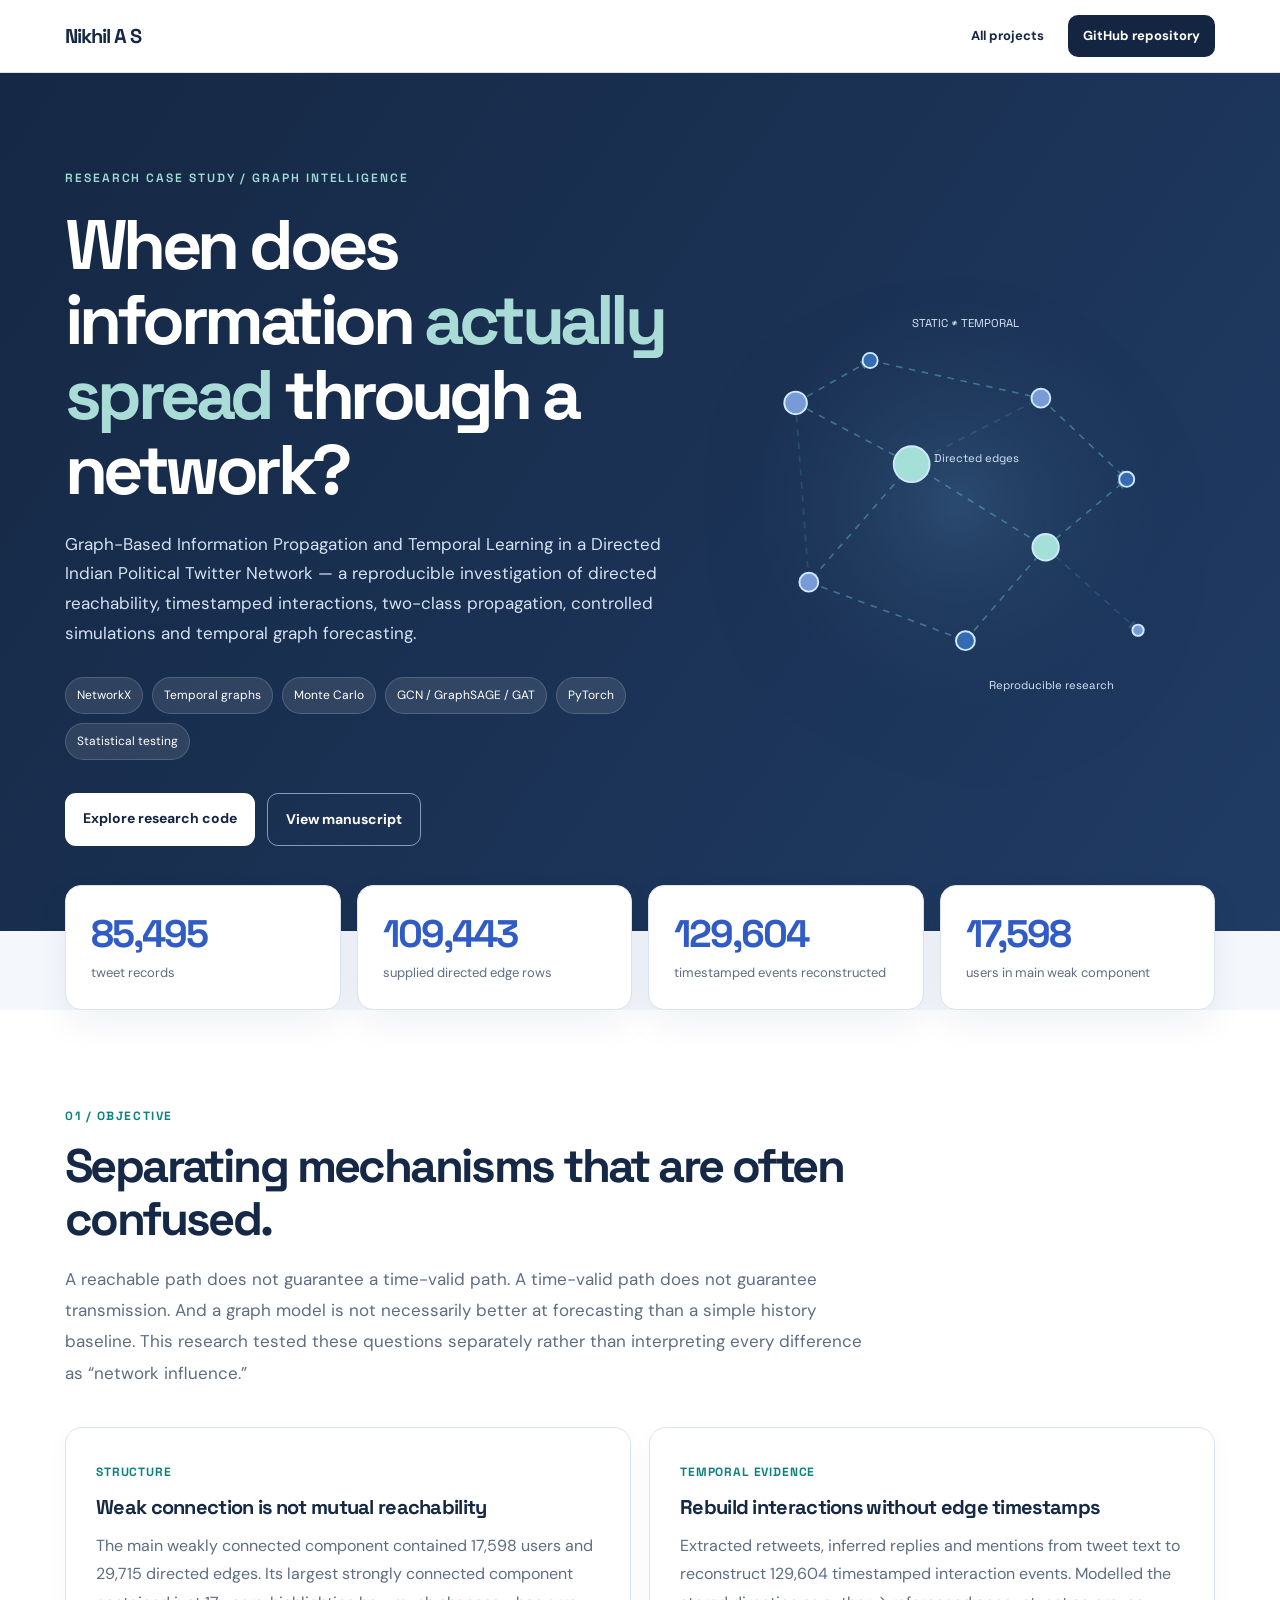
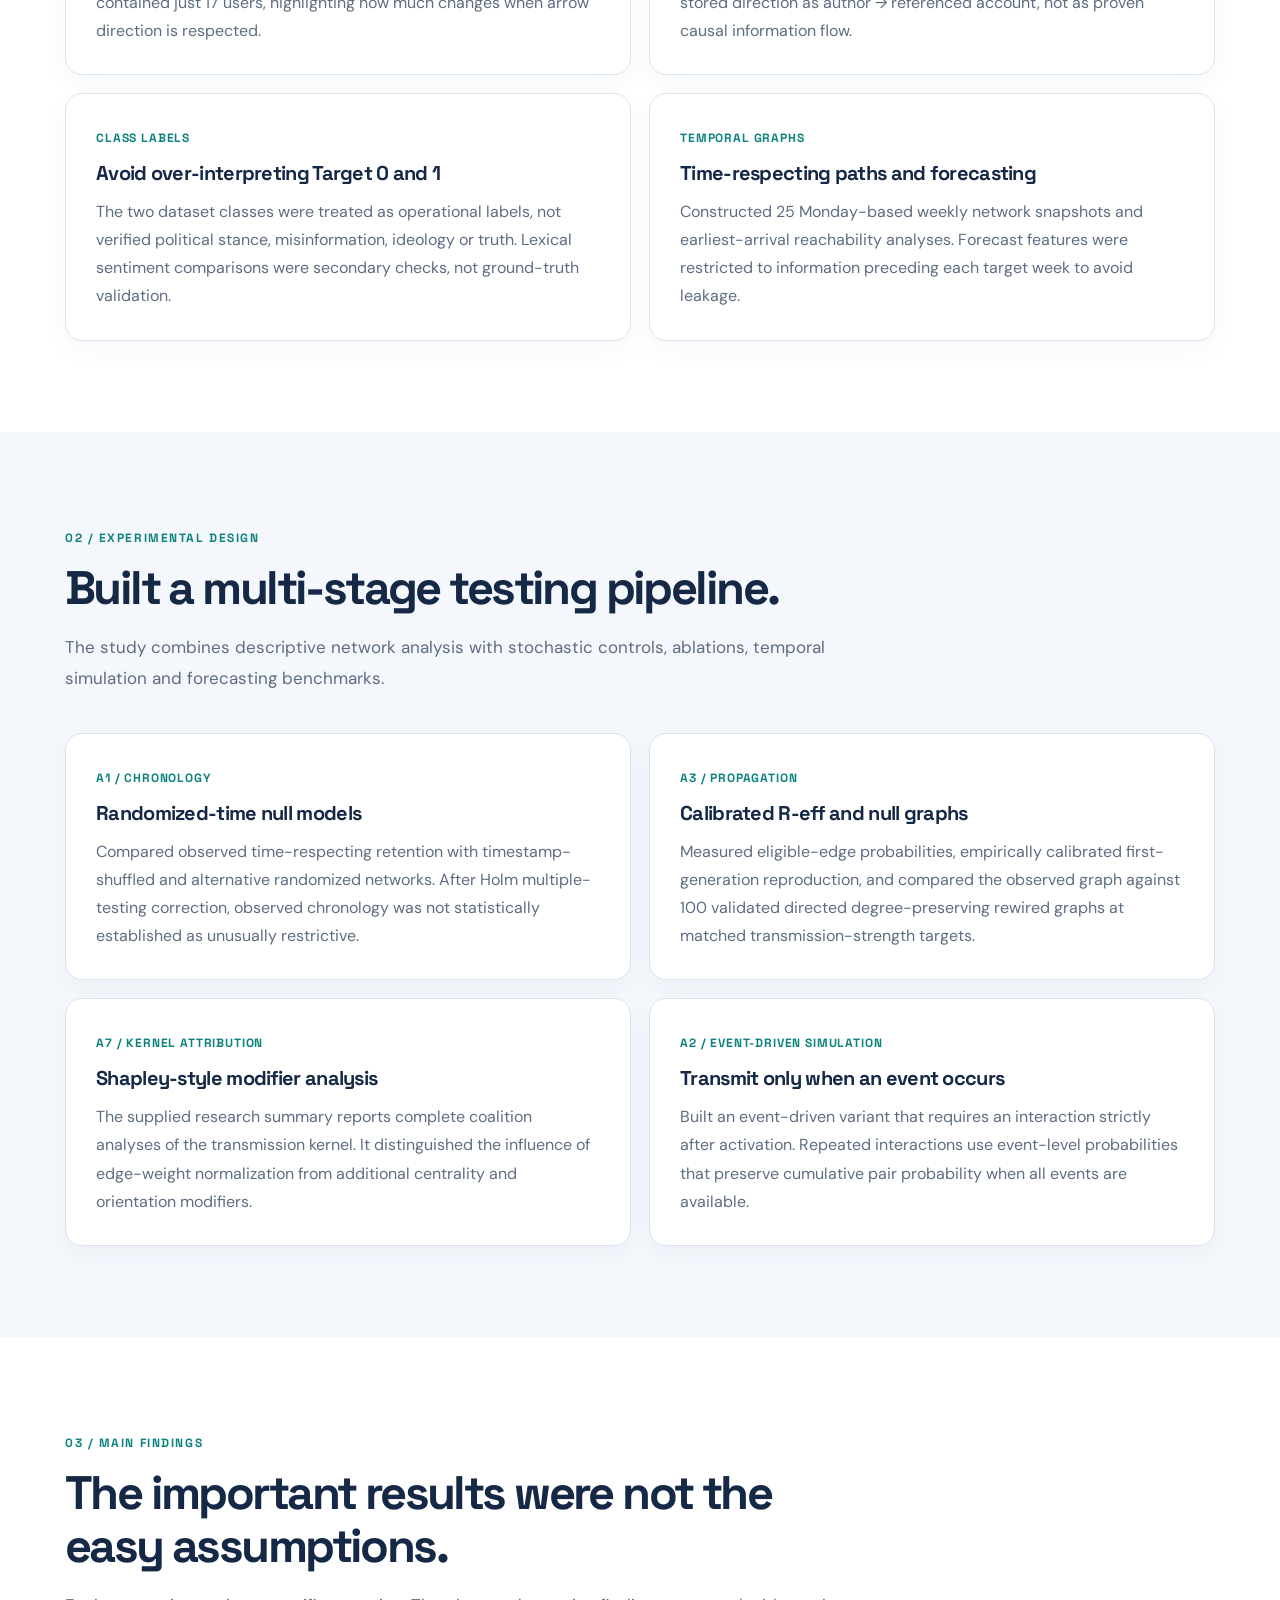
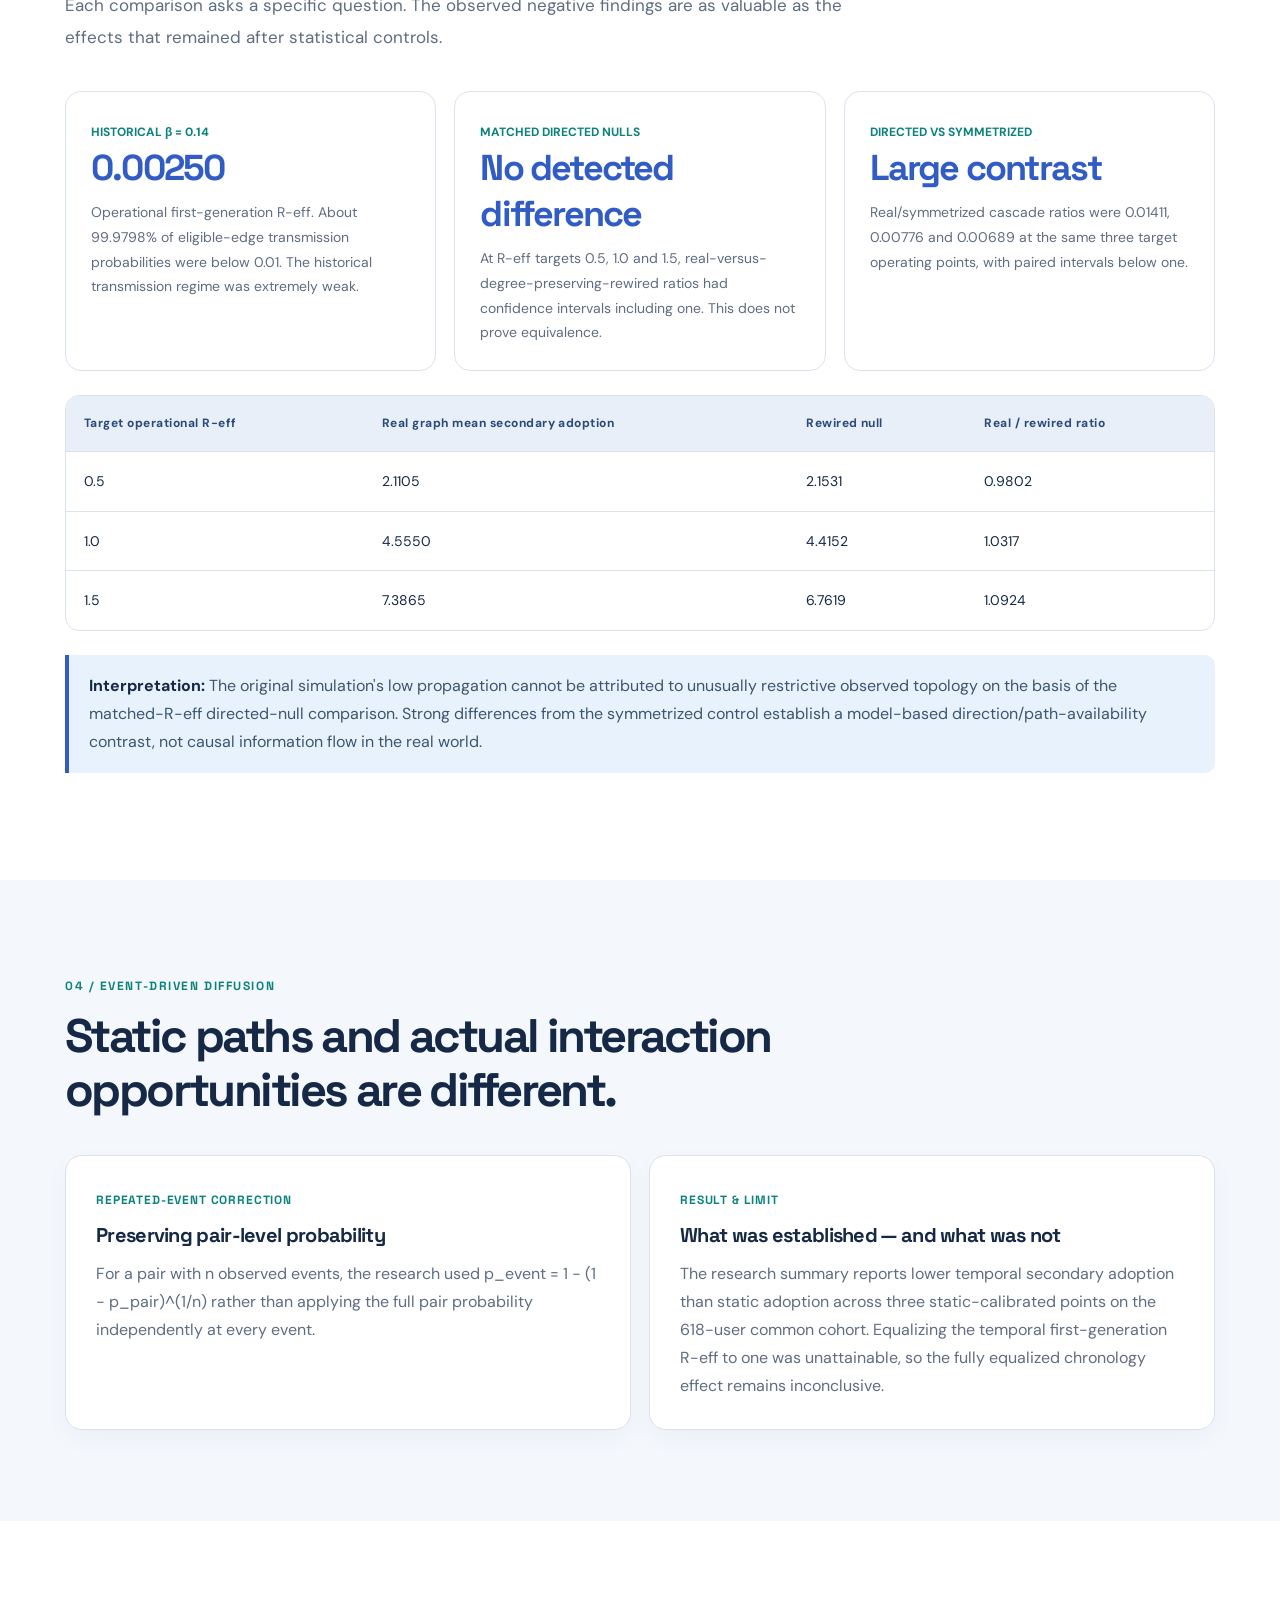
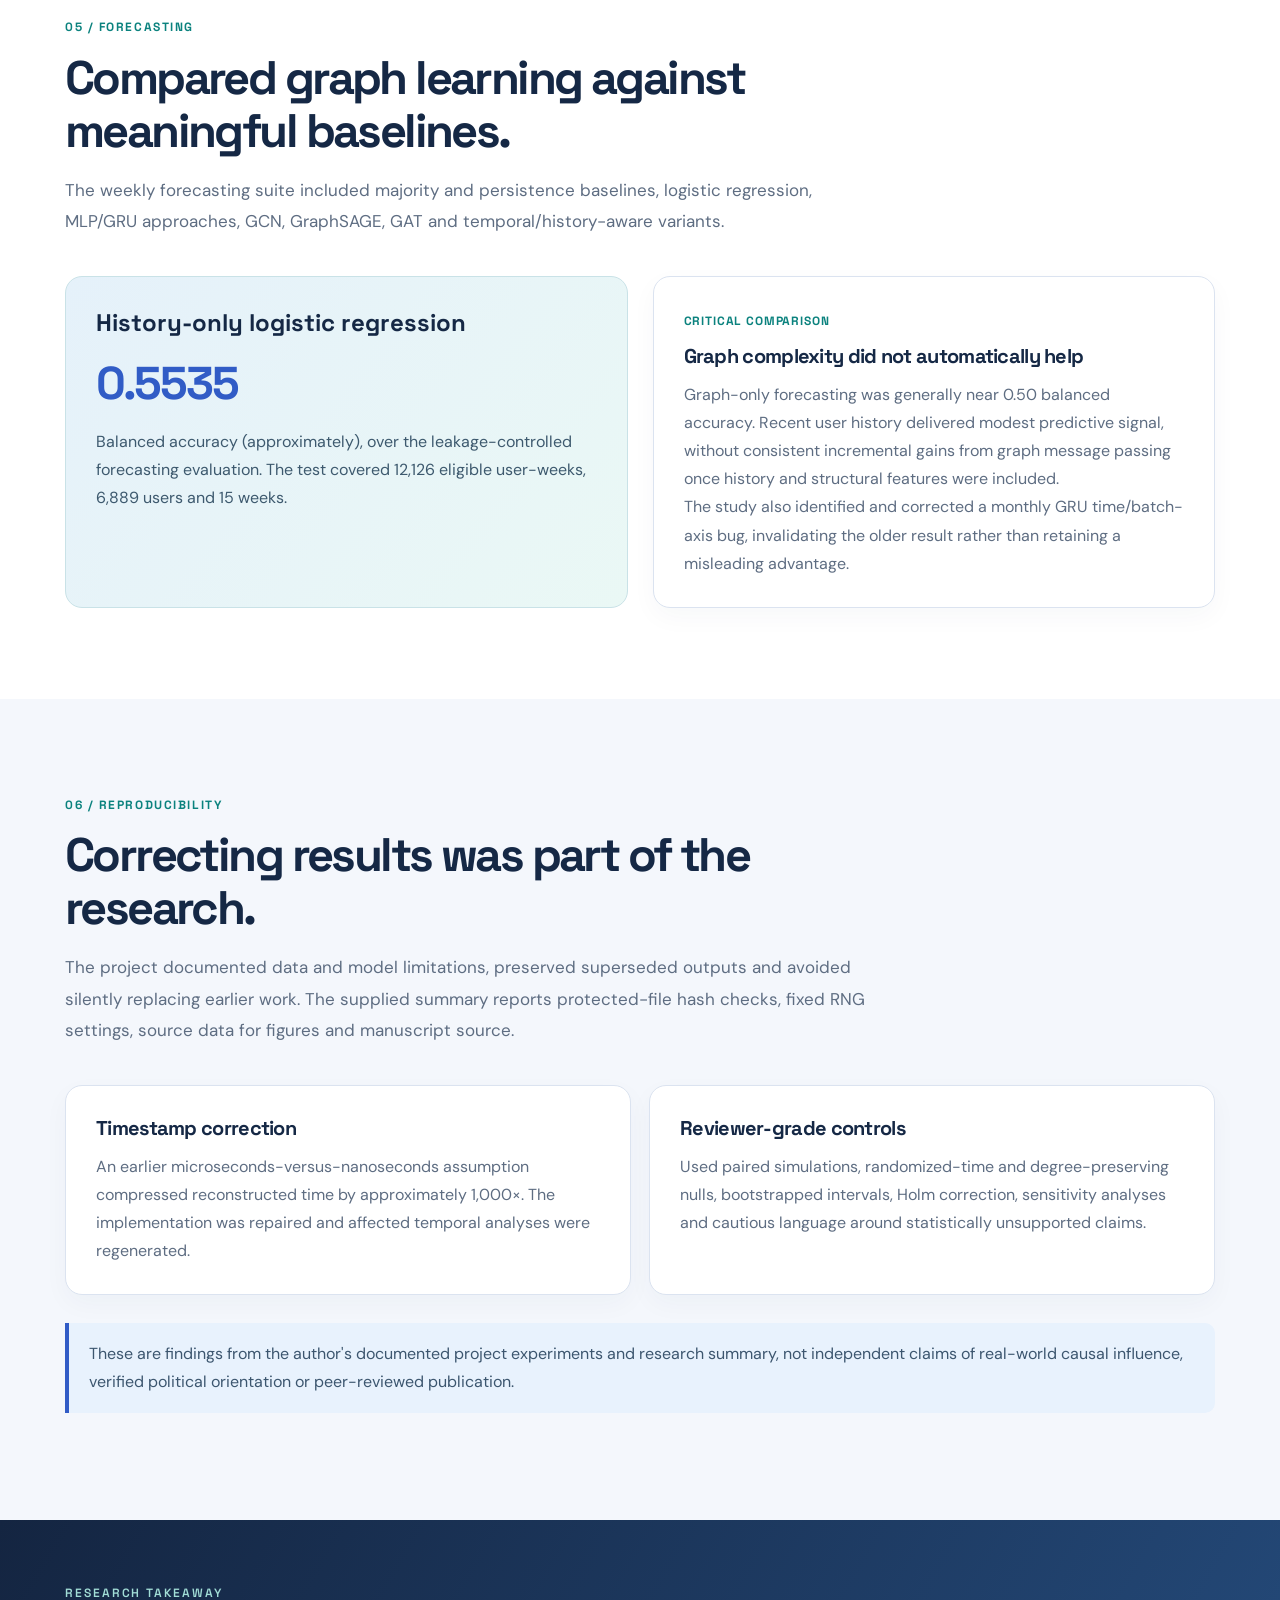
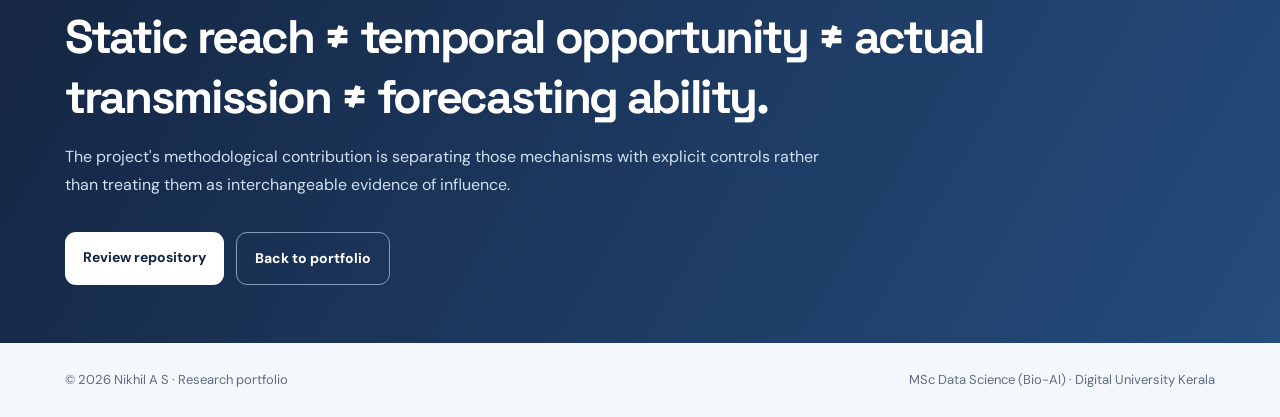
<file: semantic-network.html>
<!doctype html>
<html lang="en">
<head>
<meta charset="utf-8">
<meta name="viewport" content="width=device-width,initial-scale=1">
<meta name="theme-color" content="#f4f7fc">
<meta name="description" content="Research case study by Nikhil A S: temporal interaction reconstruction, competitive graph diffusion, matched R-eff controls and graph forecasting on an Indian political Twitter network.">
<title>Graph Propagation & Temporal Learning — Nikhil A S</title>
<link rel="icon" href="favicon.svg" type="image/svg+xml">
<link rel="preconnect" href="https://fonts.googleapis.com">
<link rel="preconnect" href="https://fonts.gstatic.com" crossorigin>
<link href="https://fonts.googleapis.com/css2?family=DM+Sans:wght@400;500;600;700&family=Space+Grotesk:wght@400;500;600;700&display=swap" rel="stylesheet">
<style>
:root{--navy:#142541;--ink:#152845;--sub:#5e6d82;--blue:#315cc6;--teal:#0b827e;--line:#dbe3f0;--light:#f4f7fc;--white:#fff}*{box-sizing:border-box}html{scroll-behavior:smooth}body{margin:0;background:var(--light);color:var(--ink);font:16px/1.76 'DM Sans',Arial,sans-serif}a{color:inherit;text-decoration:none}a:focus-visible{outline:3px solid #86a8ff;outline-offset:4px}.wrap{width:min(1150px,calc(100% - 44px));margin:auto}.topbar{background:rgba(255,255,255,.92);border-bottom:1px solid var(--line);position:sticky;top:0;z-index:5;backdrop-filter:blur(14px)}.nav{display:flex;justify-content:space-between;align-items:center;gap:20px;min-height:72px}.brand{font:700 20px 'Space Grotesk',sans-serif;letter-spacing:-.05em}.navlinks{display:flex;gap:24px;align-items:center;font-size:13px;font-weight:700}.navlinks a:last-child{padding:10px 15px;background:var(--navy);border-radius:10px;color:#fff}.hero{background:linear-gradient(125deg,#152844,#203b64);color:#fff;overflow:hidden}.hero-inner{display:grid;grid-template-columns:1.1fr .9fr;min-height:620px;align-items:center;gap:18px;padding:85px 0}.eyebrow{font:600 12px 'Space Grotesk',sans-serif;letter-spacing:.16em;text-transform:uppercase;color:#a1ddd6}.hero h1{font:700 clamp(39px,5.7vw,70px)/1.07 'Space Grotesk',sans-serif;letter-spacing:-.065em;margin:22px 0}.hero h1 em{font-style:normal;color:#a9dcd7}.hero .desc{color:#d4e2f3;font-size:17px;max-width:680px}.hero-tags{display:flex;gap:9px;flex-wrap:wrap;margin:28px 0}.hero-tags span{font-size:12px;padding:7px 11px;background:rgba(255,255,255,.1);border:1px solid rgba(255,255,255,.16);border-radius:30px}.buttons{display:flex;flex-wrap:wrap;gap:12px;margin-top:33px}.btn{display:inline-block;padding:13px 18px;border-radius:11px;font-weight:700;font-size:14px;transition:transform .2s}.btn:hover{transform:translateY(-3px)}.btn.white{background:white;color:var(--navy)}.btn.ghost{border:1px solid #819bbf;color:white}.network{width:100%;height:auto;filter:drop-shadow(0 30px 70px rgba(0,0,0,.14))}.network .edge{stroke:#65c2cc;stroke-width:1.7;opacity:.45;stroke-dasharray:7 7;animation:link 12s linear infinite}.network .edge.dim{opacity:.18}.network .node{stroke:#cdeaff;stroke-width:2;fill:#356bb2}.network .node.a{fill:#a4e0d7}.network .node.b{fill:#789bd8}.network .pulse{animation:glow 3.5s ease-in-out infinite}.network text{font:12px 'Space Grotesk',sans-serif;fill:#d9e8fa}.stats{display:grid;grid-template-columns:repeat(4,1fr);gap:16px;margin-top:-46px;position:relative;z-index:2}.stat{background:#fff;border:1px solid var(--line);padding:23px 25px;border-radius:16px;box-shadow:0 14px 35px rgba(13,41,82,.06)}.stat strong{font:700 clamp(28px,3vw,41px) 'Space Grotesk',sans-serif;letter-spacing:-.05em;display:block;color:var(--blue)}.stat span{color:var(--sub);font-size:13px}.section{padding:91px 0}.section:nth-child(odd){background:#fff}.section-header{max-width:800px;margin-bottom:38px}.overline{font:700 12px 'Space Grotesk',sans-serif;letter-spacing:.13em;color:var(--teal);text-transform:uppercase}.section h2{font:700 clamp(31px,4vw,47px)/1.13 'Space Grotesk',sans-serif;letter-spacing:-.055em;margin:11px 0 16px}.lead{font-size:17px;color:var(--sub);line-height:1.85}.columns{display:grid;grid-template-columns:repeat(2,minmax(0,1fr));gap:18px}.tile{padding:29px 30px;border:1px solid var(--line);border-radius:17px;background:var(--white);box-shadow:0 9px 26px rgba(18,53,94,.035)}.tile h3{font:700 20px 'Space Grotesk',sans-serif;letter-spacing:-.035em;margin:0 0 12px}.tile p{color:var(--sub);margin:0}.tile .step{display:inline-block;color:var(--teal);font:700 12px 'Space Grotesk',sans-serif;letter-spacing:.07em;margin-bottom:14px}.finding-grid{display:grid;grid-template-columns:repeat(3,minmax(0,1fr));gap:18px}.finding{background:#fff;border:1px solid var(--line);border-radius:16px;padding:25px}.finding strong{display:block;font:700 clamp(24px,3vw,36px) 'Space Grotesk',sans-serif;letter-spacing:-.05em;color:var(--blue);margin-bottom:9px}.finding p{color:var(--sub);font-size:14px;margin:0}.finding .small{font-size:12px;color:var(--teal);font-weight:700}.data-table-wrap{overflow-x:auto;border-radius:14px;border:1px solid var(--line);background:#fff;margin:24px 0}table{width:100%;border-collapse:collapse;font-size:14px;min-width:600px}th,td{padding:17px 18px;text-align:left;border-bottom:1px solid var(--line)}th{background:#e9eff9;color:#284b79;font-size:12px;letter-spacing:.04em}tr:last-child td{border:0}.note{padding:17px 20px;background:#e8f2fd;border-left:4px solid var(--blue);color:#3c566f;border-radius:0 10px 10px 0}.note strong{color:var(--ink)}.model-section{display:grid;grid-template-columns:1fr 1fr;gap:25px}.model-spot{background:linear-gradient(130deg,#e5f1fa,#eaf8f5);border:1px solid #c9e2e7;padding:30px;border-radius:17px}.model-spot h3{margin:0 0 16px;font:700 24px 'Space Grotesk',sans-serif}.model-spot strong{font:700 46px 'Space Grotesk',sans-serif;letter-spacing:-.05em;color:var(--blue)}.model-spot p{margin-bottom:0;color:#3d596e}.research-list{padding-left:20px;color:var(--sub)}.research-list li{padding:6px 0}.last{background:linear-gradient(120deg,#142541,#254c7d);padding:58px 0;color:white}.last h2{font:700 clamp(31px,4vw,47px) 'Space Grotesk',sans-serif;margin:0 0 15px;letter-spacing:-.05em}.last p{max-width:760px;color:#d0e1f0}.footer{display:flex;justify-content:space-between;gap:20px;padding:26px 0;font-size:13px;color:var(--sub)}.fade{opacity:0;transform:translateY(22px);transition:opacity .65s,transform .65s}.fade.show{opacity:1;transform:none}@keyframes link{to{stroke-dashoffset:-140}}@keyframes glow{50%{filter:drop-shadow(0 0 12px #b9e7df)}}@media(max-width:850px){.hero-inner{grid-template-columns:1fr;padding-top:60px}.network{max-width:560px;justify-self:center}.stats{grid-template-columns:repeat(2,1fr)}.finding-grid{grid-template-columns:1fr}.model-section{grid-template-columns:1fr}}@media(max-width:610px){.nav{min-height:65px}.navlinks{gap:12px;font-size:12px}.navlinks a:first-child{display:none}.hero h1{font-size:clamp(36px,11vw,55px)}.hero-inner{padding:65px 0 75px}.stats{grid-template-columns:1fr 1fr;gap:10px;margin-top:-25px}.stat{padding:17px}.stat strong{font-size:27px}.columns{grid-template-columns:1fr}.section{padding:65px 0}.tile{padding:24px}.footer{flex-direction:column}}@media(prefers-reduced-motion:reduce){*,*:before,*:after{scroll-behavior:auto!important;transition:none!important;animation:none!important}.fade{opacity:1;transform:none}}
</style>
</head>
<body>
<header class="topbar"><nav class="wrap nav" aria-label="Main navigation"><a class="brand" href="index.html">Nikhil A S</a><div class="navlinks"><a href="index.html#projects">All projects</a><a href="https://github.com/nikhilasds25-bit/graph-propagation-temporal-learning" target="_blank" rel="noopener noreferrer">GitHub repository </a></div></nav></header>
<main>
<section class="hero"><div class="wrap hero-inner"><div><p class="eyebrow">Research case study / Graph intelligence</p><h1>When does information <em>actually spread</em> through a network?</h1><p class="desc">Graph-Based Information Propagation and Temporal Learning in a Directed Indian Political Twitter Network — a reproducible investigation of directed reachability, timestamped interactions, two-class propagation, controlled simulations and temporal graph forecasting.</p><div class="hero-tags"><span>NetworkX</span><span>Temporal graphs</span><span>Monte Carlo</span><span>GCN / GraphSAGE / GAT</span><span>PyTorch</span><span>Statistical testing</span></div><div class="buttons"><a class="btn white" href="https://github.com/nikhilasds25-bit/graph-propagation-temporal-learning" target="_blank" rel="noopener noreferrer">Explore research code </a><a class="btn ghost" href="https://github.com/nikhilasds25-bit/graph-propagation-temporal-learning/blob/main/submission/Nikhil_AS_Graph_Propagation_Temporal_Learning_FINAL.pdf" target="_blank" rel="noopener noreferrer">View manuscript </a></div></div>
<svg class="network" viewBox="0 0 540 460" role="img" aria-label="Illustrative directed graph showing a sparse network with directional links; not a plot of the dataset"><defs><marker id="arr" markerWidth="7" markerHeight="7" refX="6" refY="3" orient="auto"><path d="M0 0L6 3L0 6Z" fill="#80c6c8"/></marker><radialGradient id="halo"><stop stop-color="#5088ad" stop-opacity=".28"/><stop offset="1" stop-color="#385577" stop-opacity="0"/></radialGradient></defs><circle cx="265" cy="230" r="213" fill="url(#halo)"/><g fill="none" marker-end="url(#arr)"><path class="edge" d="M95 125L218 190"/><path class="edge" d="M95 125L174 80"/><path class="edge" d="M174 80L355 120"/><path class="edge" d="M355 120L446 206"/><path class="edge" d="M218 190L360 278"/><path class="edge" d="M360 278L446 206"/><path class="edge" d="M218 190L109 315"/><path class="edge" d="M109 315L275 377"/><path class="edge" d="M275 377L360 278"/><path class="edge dim" d="M218 190L355 120"/><path class="edge dim" d="M95 125L109 315"/><path class="edge dim" d="M360 278L458 366"/></g><g><circle class="node b pulse" cx="95" cy="125" r="12"/><circle class="node" cx="174" cy="80" r="8"/><circle class="node a pulse" cx="218" cy="190" r="19"/><circle class="node b" cx="355" cy="120" r="10"/><circle class="node" cx="446" cy="206" r="8"/><circle class="node a" cx="360" cy="278" r="14"/><circle class="node b" cx="109" cy="315" r="10"/><circle class="node" cx="275" cy="377" r="10"/><circle class="node b" cx="458" cy="366" r="6"/></g><text x="242" y="188">Directed edges</text><text x="218" y="45">STATIC ≠ TEMPORAL</text><text x="300" y="428">Reproducible research</text></svg>
</div></section>
<section class="wrap stats" aria-label="Study statistics"><div class="stat"><strong>85,495</strong><span>tweet records</span></div><div class="stat"><strong>109,443</strong><span>supplied directed edge rows</span></div><div class="stat"><strong>129,604</strong><span>timestamped events reconstructed</span></div><div class="stat"><strong>17,598</strong><span>users in main weak component</span></div></section>
<section class="section"><div class="wrap"><div class="section-header fade"><span class="overline">01 / Objective</span><h2>Separating mechanisms that are often confused.</h2><p class="lead">A reachable path does not guarantee a time-valid path. A time-valid path does not guarantee transmission. And a graph model is not necessarily better at forecasting than a simple history baseline. This research tested these questions separately rather than interpreting every difference as “network influence.”</p></div><div class="columns"><div class="tile fade"><span class="step">STRUCTURE</span><h3>Weak connection is not mutual reachability</h3><p>The main weakly connected component contained 17,598 users and 29,715 directed edges. Its largest strongly connected component contained just 17 users, highlighting how much changes when arrow direction is respected.</p></div><div class="tile fade"><span class="step">TEMPORAL EVIDENCE</span><h3>Rebuild interactions without edge timestamps</h3><p>Extracted retweets, inferred replies and mentions from tweet text to reconstruct 129,604 timestamped interaction events. Modelled the stored direction as author → referenced account, not as proven causal information flow.</p></div><div class="tile fade"><span class="step">CLASS LABELS</span><h3>Avoid over-interpreting Target 0 and 1</h3><p>The two dataset classes were treated as operational labels, not verified political stance, misinformation, ideology or truth. Lexical sentiment comparisons were secondary checks, not ground-truth validation.</p></div><div class="tile fade"><span class="step">TEMPORAL GRAPHS</span><h3>Time-respecting paths and forecasting</h3><p>Constructed 25 Monday-based weekly network snapshots and earliest-arrival reachability analyses. Forecast features were restricted to information preceding each target week to avoid leakage.</p></div></div></div></section>
<section class="section"><div class="wrap"><div class="section-header fade"><span class="overline">02 / Experimental design</span><h2>Built a multi-stage testing pipeline.</h2><p class="lead">The study combines descriptive network analysis with stochastic controls, ablations, temporal simulation and forecasting benchmarks.</p></div><div class="columns"><div class="tile fade"><span class="step">A1 / CHRONOLOGY</span><h3>Randomized-time null models</h3><p>Compared observed time-respecting retention with timestamp-shuffled and alternative randomized networks. After Holm multiple-testing correction, observed chronology was not statistically established as unusually restrictive.</p></div><div class="tile fade"><span class="step">A3 / PROPAGATION</span><h3>Calibrated R-eff and null graphs</h3><p>Measured eligible-edge probabilities, empirically calibrated first-generation reproduction, and compared the observed graph against 100 validated directed degree-preserving rewired graphs at matched transmission-strength targets.</p></div><div class="tile fade"><span class="step">A7 / KERNEL ATTRIBUTION</span><h3>Shapley-style modifier analysis</h3><p>The supplied research summary reports complete coalition analyses of the transmission kernel. It distinguished the influence of edge-weight normalization from additional centrality and orientation modifiers.</p></div><div class="tile fade"><span class="step">A2 / EVENT-DRIVEN SIMULATION</span><h3>Transmit only when an event occurs</h3><p>Built an event-driven variant that requires an interaction strictly after activation. Repeated interactions use event-level probabilities that preserve cumulative pair probability when all events are available.</p></div></div></div></section>
<section class="section"><div class="wrap"><div class="section-header fade"><span class="overline">03 / Main findings</span><h2>The important results were not the easy assumptions.</h2><p class="lead">Each comparison asks a specific question. The observed negative findings are as valuable as the effects that remained after statistical controls.</p></div><div class="finding-grid"><div class="finding fade"><span class="small">HISTORICAL β = 0.14</span><strong>0.00250</strong><p>Operational first-generation R-eff. About 99.9798% of eligible-edge transmission probabilities were below 0.01. The historical transmission regime was extremely weak.</p></div><div class="finding fade"><span class="small">MATCHED DIRECTED NULLS</span><strong>No detected difference</strong><p>At R-eff targets 0.5, 1.0 and 1.5, real-versus-degree-preserving-rewired ratios had confidence intervals including one. This does not prove equivalence.</p></div><div class="finding fade"><span class="small">DIRECTED VS SYMMETRIZED</span><strong>Large contrast</strong><p>Real/symmetrized cascade ratios were 0.01411, 0.00776 and 0.00689 at the same three target operating points, with paired intervals below one.</p></div></div>
<div class="data-table-wrap fade"><table><thead><tr><th>Target operational R-eff</th><th>Real graph mean secondary adoption</th><th>Rewired null</th><th>Real / rewired ratio</th></tr></thead><tbody><tr><td>0.5</td><td>2.1105</td><td>2.1531</td><td>0.9802</td></tr><tr><td>1.0</td><td>4.5550</td><td>4.4152</td><td>1.0317</td></tr><tr><td>1.5</td><td>7.3865</td><td>6.7619</td><td>1.0924</td></tr></tbody></table></div>
<p class="note fade"><strong>Interpretation:</strong> The original simulation's low propagation cannot be attributed to unusually restrictive observed topology on the basis of the matched-R-eff directed-null comparison. Strong differences from the symmetrized control establish a model-based direction/path-availability contrast, not causal information flow in the real world.</p>
</div></section>
<section class="section"><div class="wrap"><div class="section-header fade"><span class="overline">04 / Event-driven diffusion</span><h2>Static paths and actual interaction opportunities are different.</h2></div><div class="columns"><div class="tile fade"><span class="step">REPEATED-EVENT CORRECTION</span><h3>Preserving pair-level probability</h3><p>For a pair with n observed events, the research used p_event = 1 − (1 − p_pair)^(1/n) rather than applying the full pair probability independently at every event.</p></div><div class="tile fade"><span class="step">RESULT & LIMIT</span><h3>What was established — and what was not</h3><p>The research summary reports lower temporal secondary adoption than static adoption across three static-calibrated points on the 618-user common cohort. Equalizing the temporal first-generation R-eff to one was unattainable, so the fully equalized chronology effect remains inconclusive.</p></div></div></div></section>
<section class="section"><div class="wrap"><div class="section-header fade"><span class="overline">05 / Forecasting</span><h2>Compared graph learning against meaningful baselines.</h2><p class="lead">The weekly forecasting suite included majority and persistence baselines, logistic regression, MLP/GRU approaches, GCN, GraphSAGE, GAT and temporal/history-aware variants.</p></div><div class="model-section"><div class="model-spot fade"><h3>History-only logistic regression</h3><strong>0.5535</strong><p>Balanced accuracy (approximately), over the leakage-controlled forecasting evaluation. The test covered 12,126 eligible user-weeks, 6,889 users and 15 weeks.</p></div><div class="tile fade"><span class="step">CRITICAL COMPARISON</span><h3>Graph complexity did not automatically help</h3><p>Graph-only forecasting was generally near 0.50 balanced accuracy. Recent user history delivered modest predictive signal, without consistent incremental gains from graph message passing once history and structural features were included.</p><p>The study also identified and corrected a monthly GRU time/batch-axis bug, invalidating the older result rather than retaining a misleading advantage.</p></div></div></div></section>
<section class="section"><div class="wrap"><div class="section-header fade"><span class="overline">06 / Reproducibility</span><h2>Correcting results was part of the research.</h2><p class="lead">The project documented data and model limitations, preserved superseded outputs and avoided silently replacing earlier work. The supplied summary reports protected-file hash checks, fixed RNG settings, source data for figures and manuscript source.</p></div><div class="columns"><div class="tile fade"><h3>Timestamp correction</h3><p>An earlier microseconds-versus-nanoseconds assumption compressed reconstructed time by approximately 1,000×. The implementation was repaired and affected temporal analyses were regenerated.</p></div><div class="tile fade"><h3>Reviewer-grade controls</h3><p>Used paired simulations, randomized-time and degree-preserving nulls, bootstrapped intervals, Holm correction, sensitivity analyses and cautious language around statistically unsupported claims.</p></div></div><p class="note" style="margin-top:28px">These are findings from the author's documented project experiments and research summary, not independent claims of real-world causal influence, verified political orientation or peer-reviewed publication.</p></div></section>
<section class="last"><div class="wrap"><span class="eyebrow">Research takeaway</span><h2>Static reach ≠ temporal opportunity ≠ actual transmission ≠ forecasting ability.</h2><p>The project's methodological contribution is separating those mechanisms with explicit controls rather than treating them as interchangeable evidence of influence.</p><div class="buttons"><a class="btn white" href="https://github.com/nikhilasds25-bit/graph-propagation-temporal-learning" target="_blank" rel="noopener noreferrer">Review repository </a><a class="btn ghost" href="index.html#projects">Back to portfolio </a></div></div></section>
</main>
<footer class="wrap footer"><span>© <span id="year">2026</span> Nikhil A S · Research portfolio</span><span>MSc Data Science (Bio-AI) · Digital University Kerala</span></footer>
<script>document.getElementById("year").textContent=new Date().getFullYear();const elems=document.querySelectorAll(".fade");if(!("IntersectionObserver" in window)||matchMedia("(prefers-reduced-motion: reduce)").matches){elems.forEach(e=>e.classList.add("show"))}else{const obs=new IntersectionObserver(es=>{es.forEach(e=>{if(e.isIntersecting){e.target.classList.add("show");obs.unobserve(e.target)}})},{threshold:.06});elems.forEach(e=>obs.observe(e))}</script>
</body></html>
</file>
